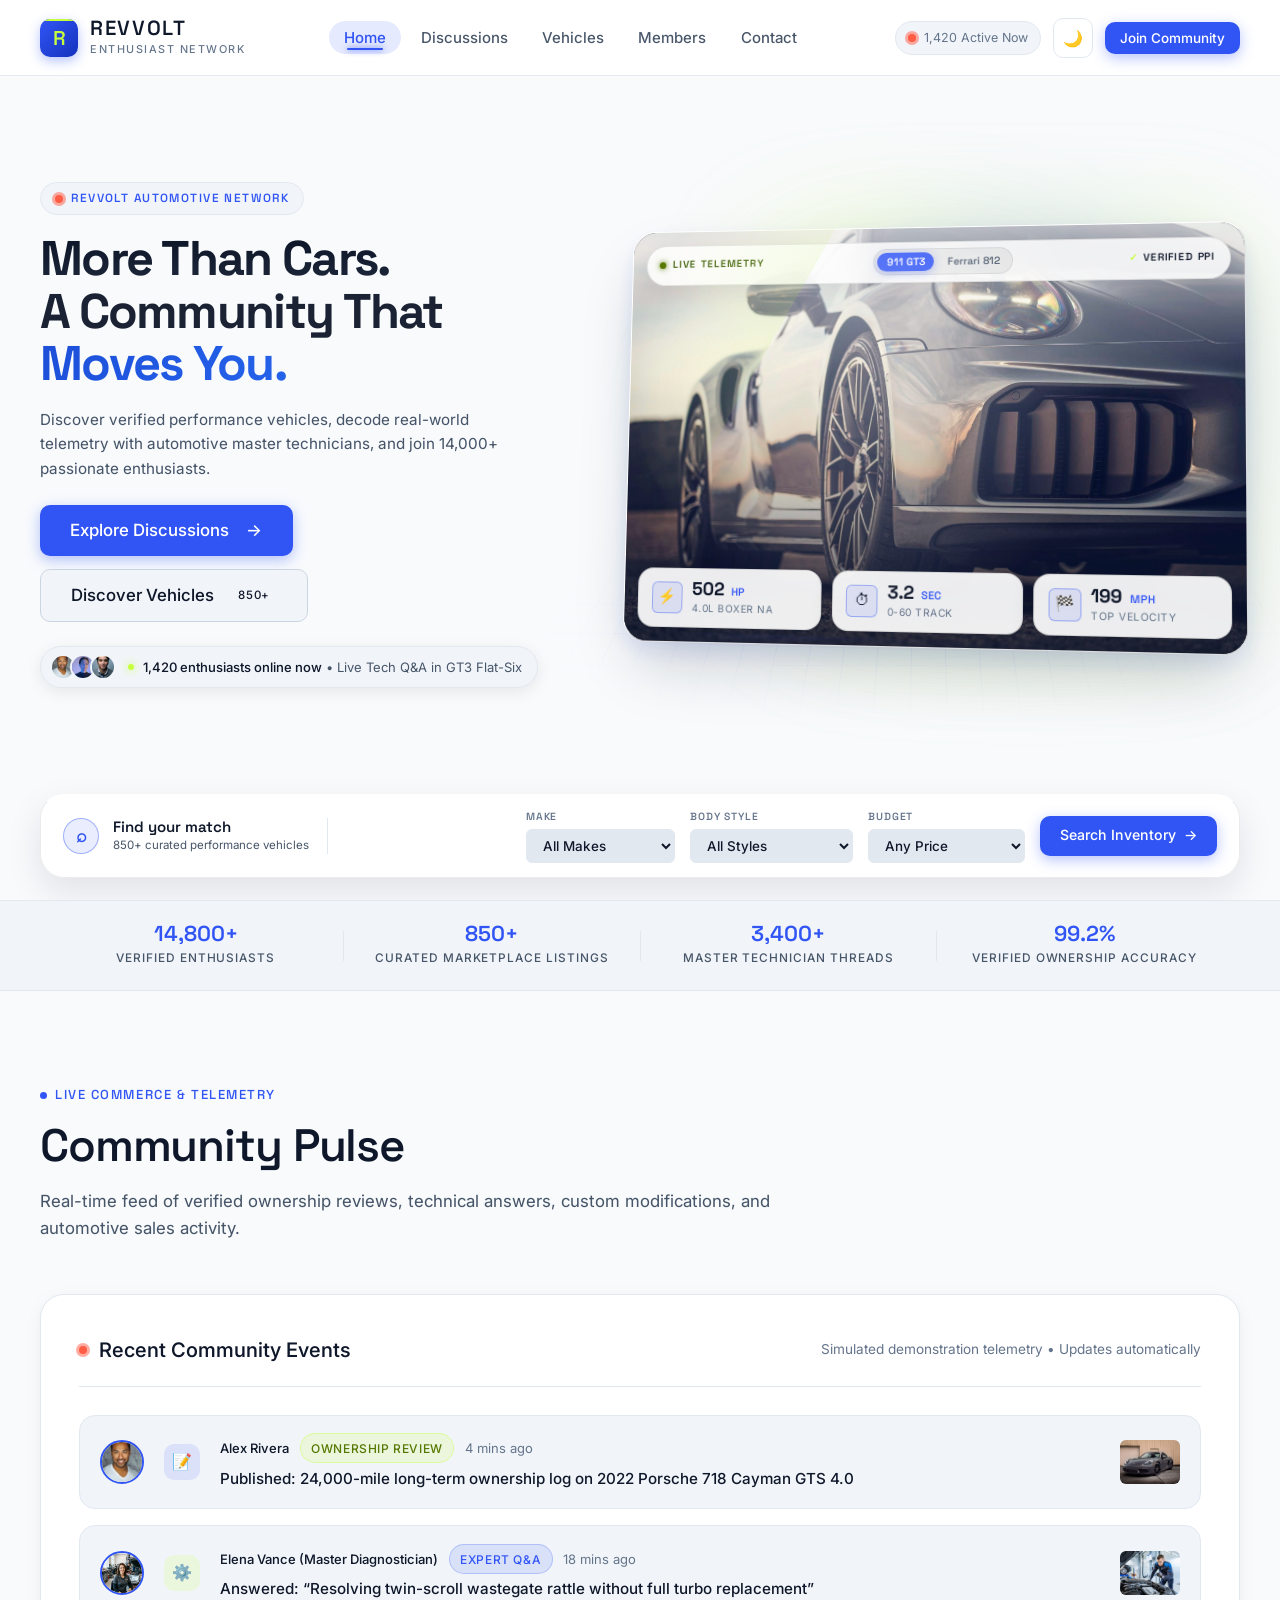
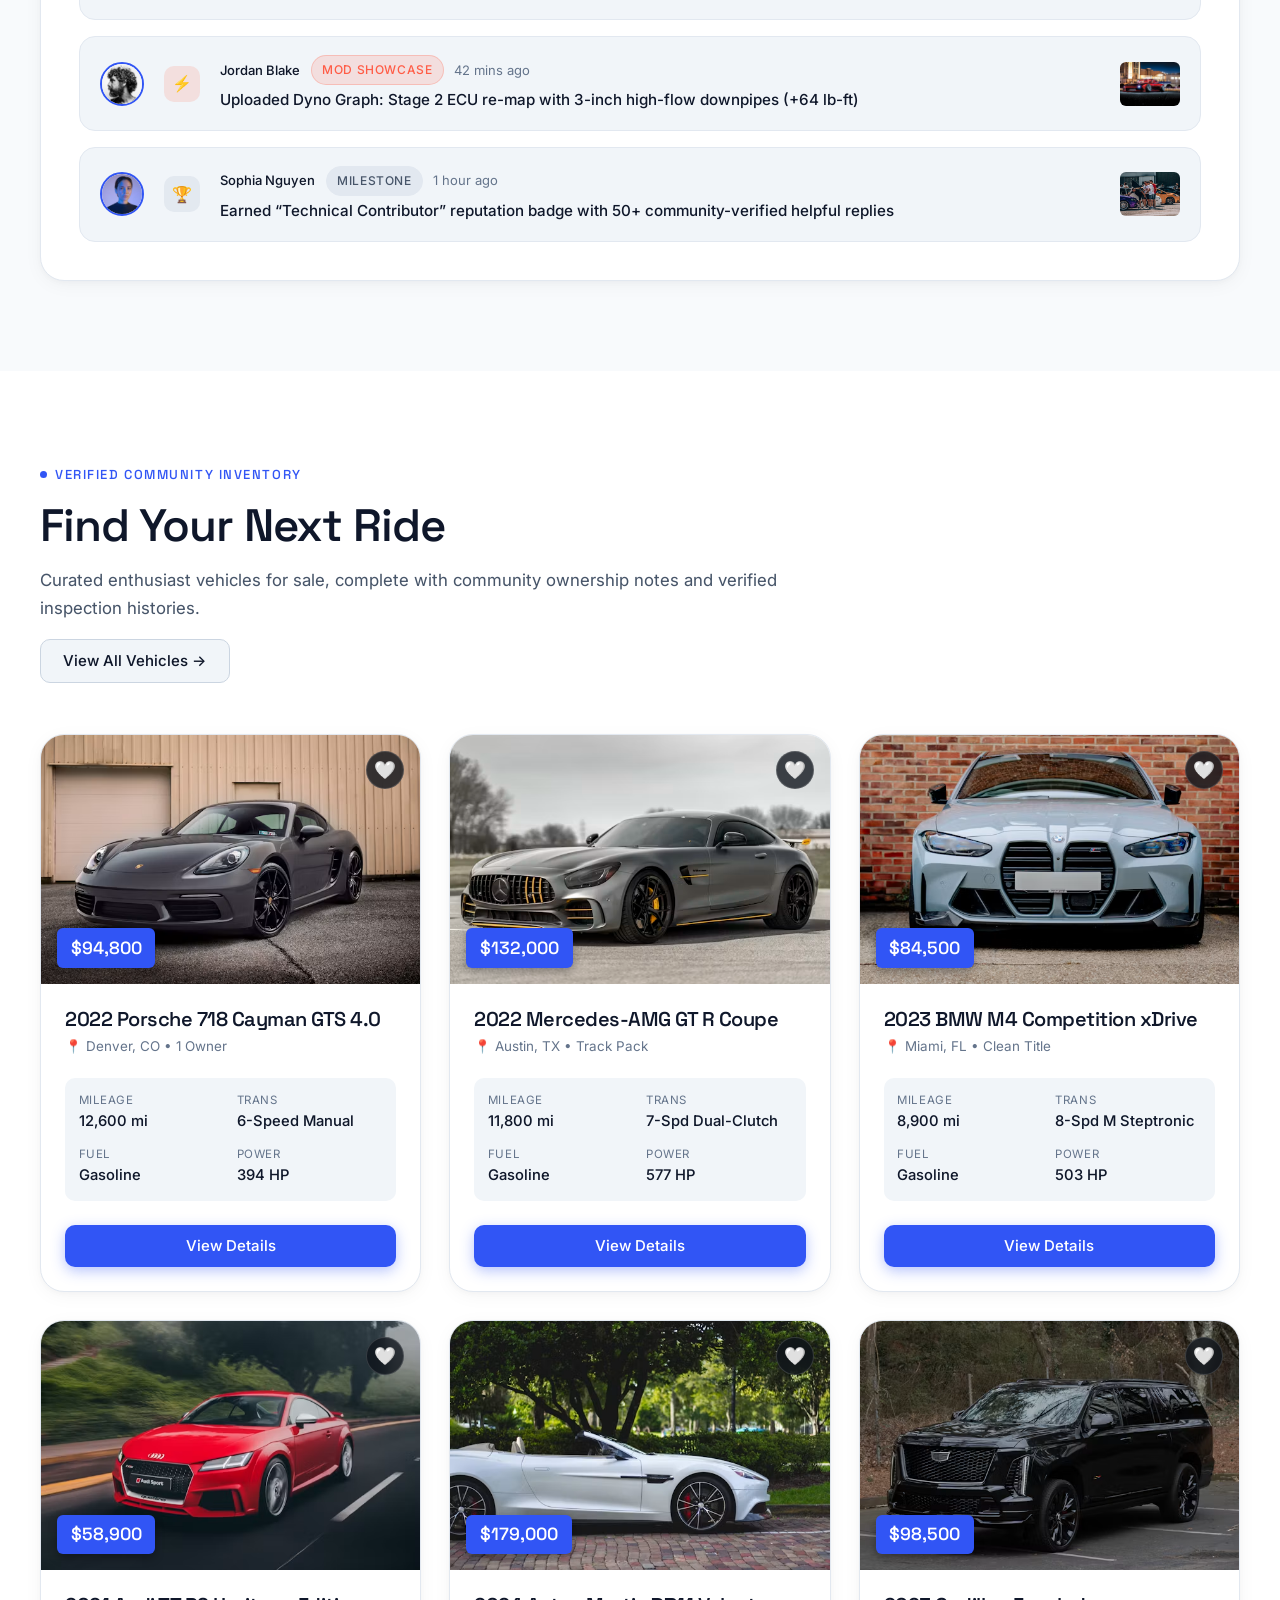
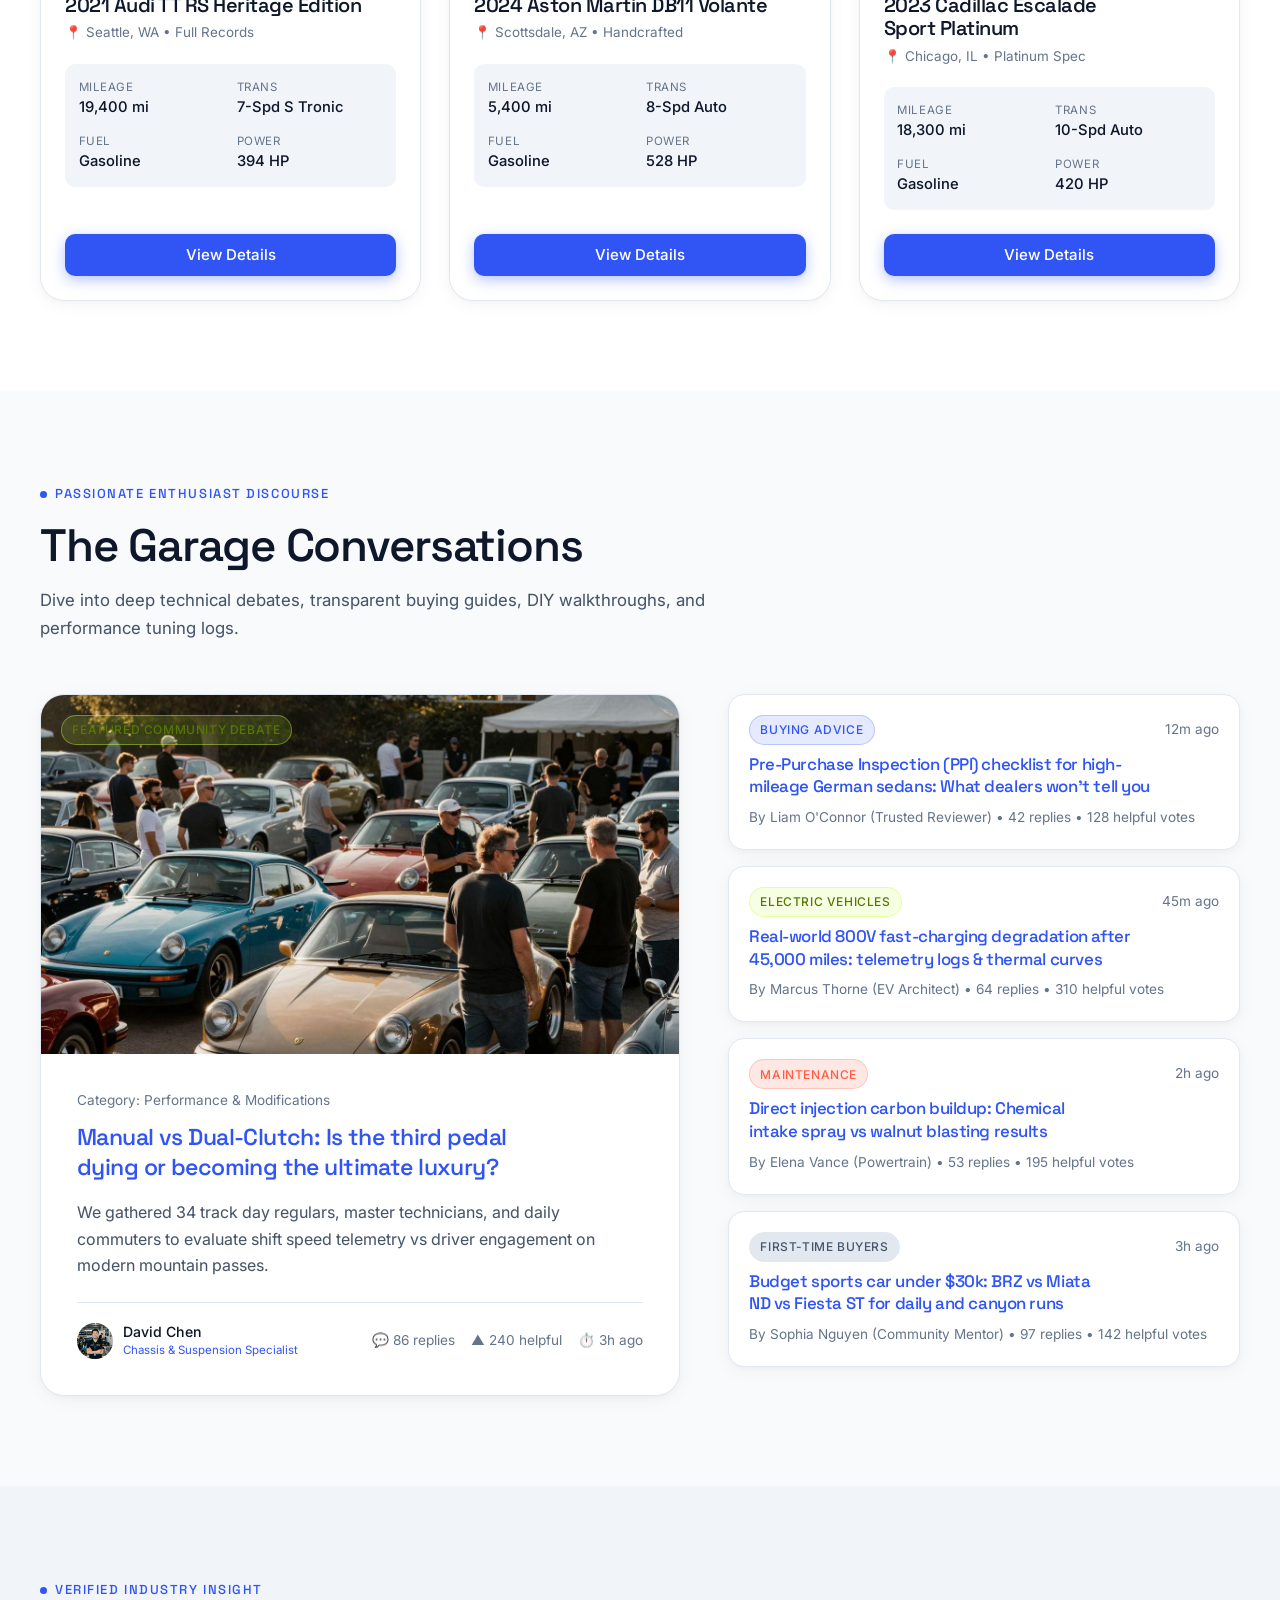
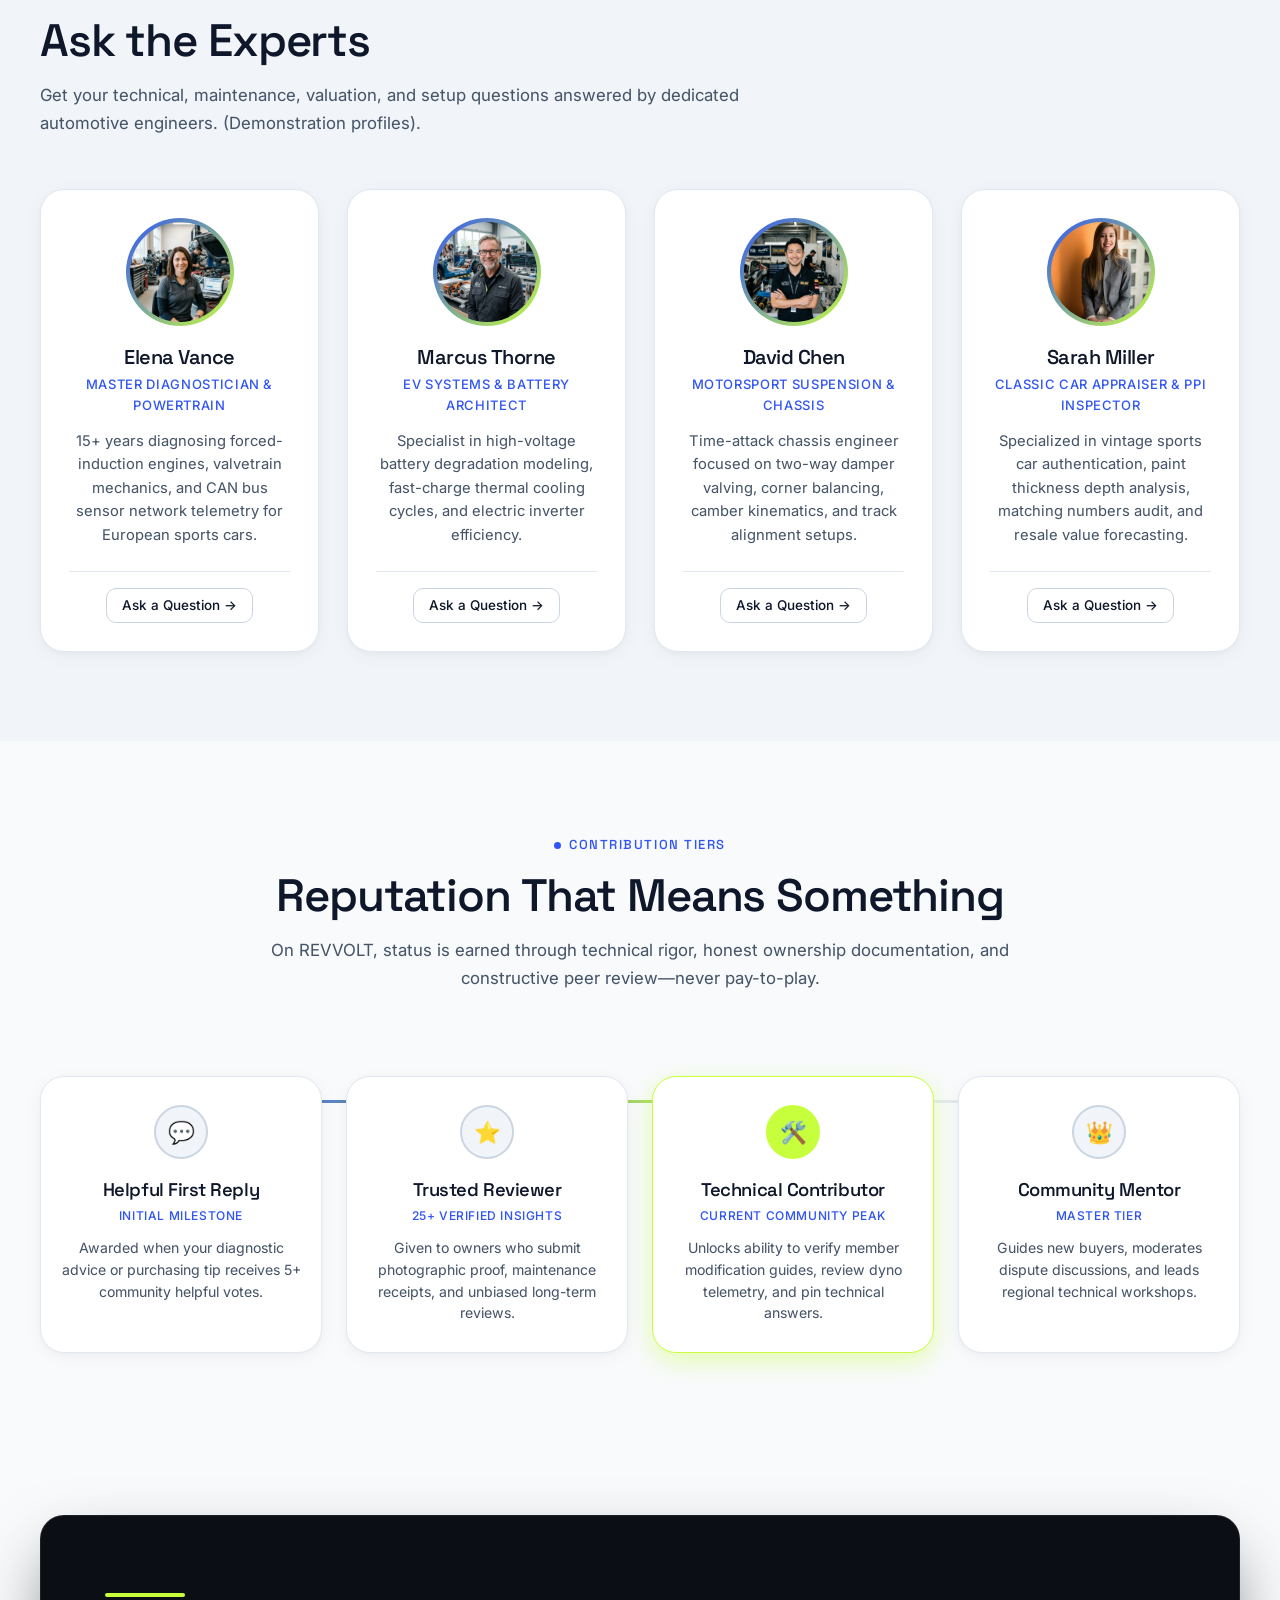
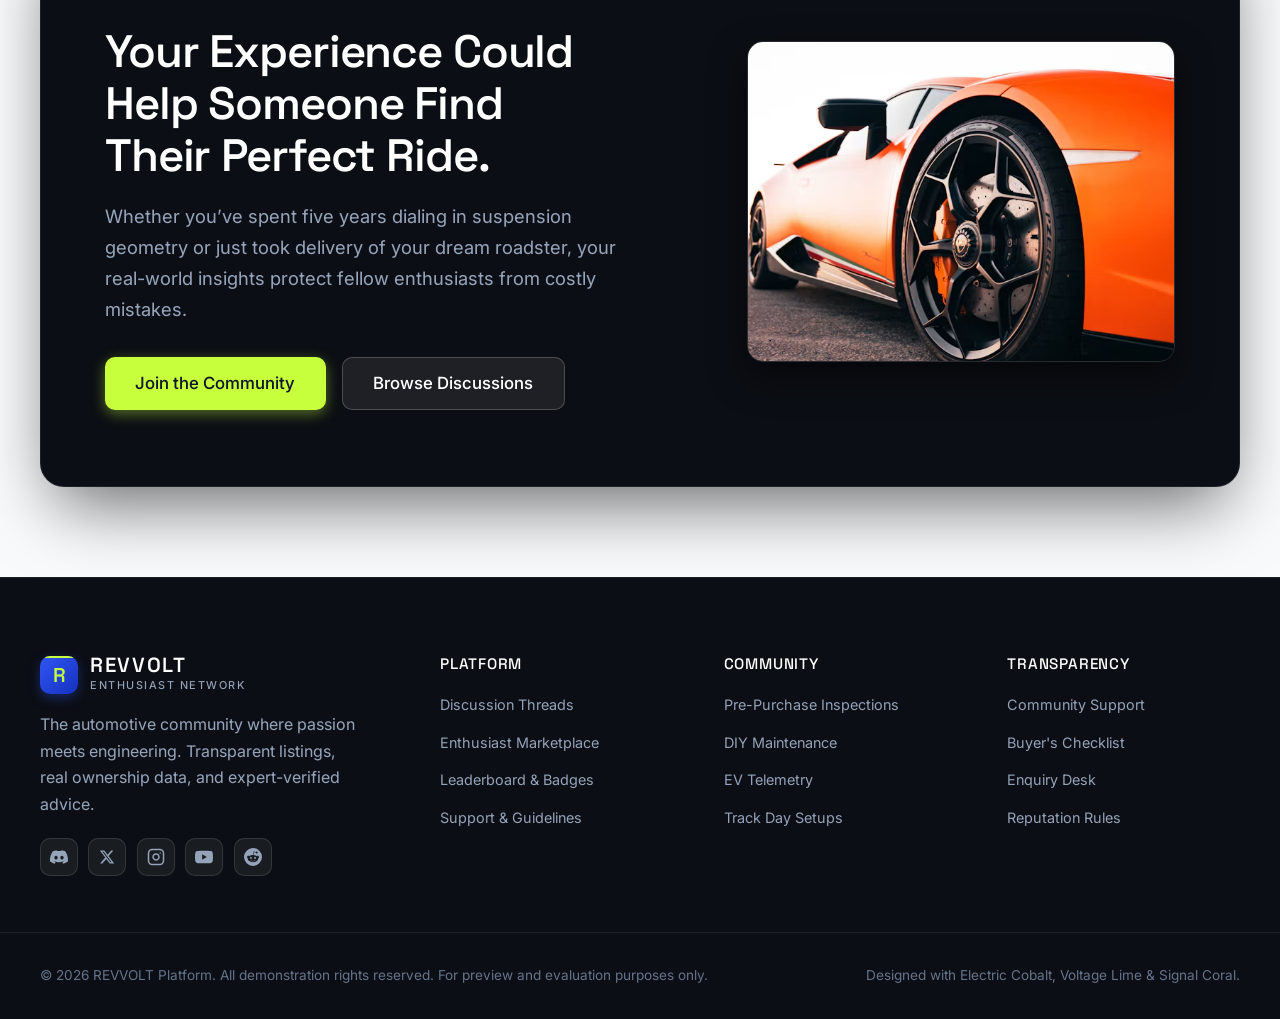
<file: index.html>
<!DOCTYPE html>
<html lang="en" data-theme="light">
<head>
  <meta charset="UTF-8">
  <meta name="viewport" content="width=device-width, initial-scale=1.0">
  <title>REVVOLT — Vehicle Sales Community & Discussion Platform</title>
  <meta name="description" content="Discover high-performance vehicles for sale, participate in expert-moderated automotive discussions, exchange real ownership insights, and connect with fellow enthusiasts on REVVOLT.">
  <link rel="icon" type="image/svg+xml" href="assets/images/favicon.svg">
  <link rel="alternate icon" type="image/png" href="assets/images/favicon.png">
  <link rel="apple-touch-icon" href="assets/images/favicon.png">
  <link rel="stylesheet" href="assets/css/style.css">
</head>
<body>

  <!-- Top Scroll Progress Bar -->
  <div id="scroll-progress" aria-hidden="true"></div>

  <!-- Sticky Global Navigation -->
  <header class="site-header" role="banner">
    <div class="container navbar">
      <!-- Left: Logo & Brand -->
      <a href="index.html" class="brand-link" aria-label="REVVOLT Home">
        <span class="brand-symbol">R</span>
        <div class="brand-text">
          <span class="brand-name">REVVOLT</span>
          <span class="brand-sub">Enthusiast Network</span>
        </div>
      </a>

      <!-- Center: Navigation Links -->
      <nav class="nav-menu-wrap" aria-label="Main Navigation">
        <ul class="nav-menu">
          <li><a href="index.html" class="nav-link active" aria-current="page">Home</a></li>
          <li><a href="discussions.html" class="nav-link">Discussions</a></li>
          <li><a href="vehicles.html" class="nav-link">Vehicles</a></li>
          <li><a href="members.html" class="nav-link">Members</a></li>
          <li><a href="contact.html" class="nav-link">Contact</a></li>
        </ul>
      </nav>

      <!-- Right: System Controls & CTA -->
      <div class="nav-actions">
        <div class="nav-pulse-pill" title="Current verified community activity">
          <span class="pulse-dot"></span>
          <span>1,420 Active Now</span>
        </div>

        <button class="btn-icon theme-toggle-btn" aria-label="Toggle dark/light theme" title="Toggle theme">
          <span aria-hidden="true">🌙</span>
        </button>

        <a href="contact.html#join" class="btn btn-primary btn-sm">Join Community</a>

        <!-- Hamburger Toggle (<= 1024px) -->
        <button class="nav-toggle" aria-label="Open mobile navigation drawer" aria-expanded="false" aria-controls="mobile-drawer">
          <span class="nav-toggle-bar"></span>
          <span class="nav-toggle-bar"></span>
          <span class="nav-toggle-bar"></span>
        </button>
      </div>
    </div>
  </header>

  <!-- Mobile Drawer Backdrop & Navigation Drawer (320px) -->
  <div class="nav-drawer-backdrop" aria-hidden="true"></div>
  <aside id="mobile-drawer" class="nav-drawer" aria-label="Mobile Navigation Drawer">
    <div class="drawer-header">
      <a href="index.html" class="brand-link">
        <span class="brand-symbol">R</span>
        <div class="brand-text">
          <span class="brand-name">REVVOLT</span>
          <span class="brand-sub">Enthusiast Network</span>
        </div>
      </a>
      <button class="drawer-close-btn btn-icon" aria-label="Close navigation drawer">✕</button>
    </div>

    <ul class="drawer-links">
      <li><a href="index.html" class="drawer-link active">Home <span>→</span></a></li>
      <li><a href="discussions.html" class="drawer-link">Discussions <span>→</span></a></li>
      <li><a href="vehicles.html" class="drawer-link">Vehicles <span>→</span></a></li>
      <li><a href="members.html" class="drawer-link">Members <span>→</span></a></li>
      <li><a href="contact.html" class="drawer-link">Contact <span>→</span></a></li>
    </ul>

    <div class="drawer-footer">
      <div class="drawer-controls">
        <button class="btn btn-secondary btn-sm theme-toggle-btn" style="width: 100%;">Toggle Theme</button>
      </div>
      <a href="contact.html#join" class="btn btn-primary" style="width: 100%;">Join Community</a>
    </div>
  </aside>

  <main id="main-content">
    <!-- ====================================================================
         HERO SECTION: PRECISION DRIVE REVEAL
         ==================================================================== -->
    <section class="hero-editorial" aria-labelledby="hero-heading">
      <div class="hero-backdrop-glow" aria-hidden="true"></div>

      <div class="container hero-content-wrapper">
        <div class="hero-grid">
          <!-- Left Column: Editorial Headline & Value Proposition -->
          <div class="hero-copy">
            <div class="eyebrow hero-eyebrow">
              <span class="pulse-dot"></span>
              <span>REVVOLT AUTOMOTIVE NETWORK</span>
            </div>
            <h1 id="hero-heading" class="hero-headline">
              <span class="headline-part line-1">More Than Cars.</span>
              <span class="headline-part line-2">A Community That</span>
              <span class="headline-part line-3 highlight-accent">Moves You.</span>
            </h1>
            <p class="hero-desc">
              Discover verified performance vehicles, decode real-world telemetry with automotive master technicians, and join 14,000+ passionate enthusiasts.
            </p>
            <div class="hero-ctas">
              <a href="discussions.html" class="btn btn-primary btn-lg">
                <span>Explore Discussions</span>
                <span class="btn-arrow" aria-hidden="true">→</span>
              </a>
              <a href="vehicles.html" class="btn btn-secondary btn-lg">
                <span>Discover Vehicles</span>
                <span class="badge badge-accent" style="font-size: 0.72rem; padding: 0.15rem 0.45rem; margin-inline-start: 0.4rem;">850+</span>
              </a>
            </div>

            <!-- Integrated Live Community Signal -->
            <div class="hero-pulse-strip">
              <div class="pulse-avatar-group">
                <img src="assets/images/member_1.jpg" alt="Active enthusiast Elena Vance" class="pulse-avatar" loading="lazy">
                <img src="assets/images/member_2.jpg" alt="Active enthusiast Marcus Thorne" class="pulse-avatar" loading="lazy">
                <img src="assets/images/member_3.jpg" alt="Active enthusiast Sarah Miller" class="pulse-avatar" loading="lazy">
              </div>
              <div class="hero-pulse-text">
                <span class="live-dot-beacon"></span>
                <span class="live-pulse-desc"><strong>1,420 enthusiasts online now</strong> • Live Tech Q&amp;A in GT3 Flat-Six</span>
              </div>
            </div>
          </div>

          <!-- Right Column: Precision Vehicle Telemetry Showcase Console -->
          <div class="hero-showcase-stage" id="hero-showcase-stage" aria-label="Featured vehicle telemetry stage">
            <!-- 3D Spatial Grid, Volumetric Halo & Dynamic Floor Shadow -->
            <div class="showcase-3d-grid" aria-hidden="true"></div>
            <div class="showcase-ambient-halo" aria-hidden="true"></div>
            <div class="showcase-floor-shadow" id="showcase-floor-shadow" aria-hidden="true"></div>
            
            <!-- 3D Ultra-Luxury Glass Cockpit Showcase Card -->
            <div class="showcase-console" id="hero-showcase-card">
              <!-- Specular 3D Reflection Glare Layer -->
              <div class="console-glare" id="console-glare" aria-hidden="true"></div>

              <!-- Full-Bleed Vehicle Visual Canvas -->
              <div class="console-viewport">
                <img 
                  id="console-car-img"
                  src="assets/images/5.jpg" 
                  alt="Porsche 911 GT3 Touring in track-ready stance" 
                  class="console-car-img"
                  loading="eager"
                >
                <div class="console-vignette" aria-hidden="true"></div>

                <!-- Top Glass Floating Capsule -->
                <div class="console-top-capsule" aria-label="Showcase Controls">
                  <div class="capsule-status">
                    <span class="live-dot-pulse"></span>
                    <span class="capsule-tag">LIVE TELEMETRY</span>
                  </div>

                  <!-- Interactive Machine Switcher -->
                  <div class="capsule-switcher" role="tablist" aria-label="Featured Vehicles">
                    <button type="button" class="switch-pill active" data-car="gt3" role="tab" aria-selected="true">911 GT3</button>
                    <button type="button" class="switch-pill" data-car="812" role="tab" aria-selected="false">Ferrari 812</button>
                  </div>

                  <div class="capsule-verified">
                    <span class="gold-check">✓</span>
                    <span>VERIFIED PPI</span>
                  </div>
                </div>

                <!-- 3D Layer: Floating Glass Telemetry Dock -->
                <div class="console-telemetry-dock">
                  <div class="telemetry-capsule" data-stat="hp">
                    <div class="capsule-icon-wrap">⚡</div>
                    <div class="capsule-info">
                      <span class="capsule-num" id="stat-hp">502 <small>HP</small></span>
                      <span class="capsule-sub" id="stat-engine">4.0L Boxer NA</span>
                    </div>
                  </div>

                  <div class="telemetry-capsule" data-stat="accel">
                    <div class="capsule-icon-wrap">⏱</div>
                    <div class="capsule-info">
                      <span class="capsule-num" id="stat-accel">3.2 <small>SEC</small></span>
                      <span class="capsule-sub">0-60 Track</span>
                    </div>
                  </div>

                  <div class="telemetry-capsule" data-stat="speed">
                    <div class="capsule-icon-wrap">🏁</div>
                    <div class="capsule-info">
                      <span class="capsule-num" id="stat-speed">199 <small>MPH</small></span>
                      <span class="capsule-sub">Top Velocity</span>
                    </div>
                  </div>
                </div>
              </div>
            </div>
          </div>
        </div>

        <!-- Docked Quick Vehicle & Community Finder -->
        <div class="hero-finder-dock" role="search" aria-label="Quick Vehicle Finder">
          <div class="finder-head">
            <span class="finder-pulse-icon" aria-hidden="true">⌕</span>
            <div class="finder-meta">
              <span class="finder-title">Find your match</span>
              <span class="finder-desc">850+ curated performance vehicles</span>
            </div>
          </div>

          <form action="vehicles.html" method="GET" class="finder-controls-form">
            <div class="finder-select-group">
              <label for="finder-make" class="finder-field-label">Make</label>
              <select id="finder-make" name="make" class="finder-select-input">
                <option value="all">All Makes</option>
                <option value="porsche">Porsche</option>
                <option value="mercedes-benz">Mercedes-Benz</option>
                <option value="bmw">BMW</option>
                <option value="audi">Audi</option>
                <option value="aston-martin">Aston Martin</option>
                <option value="rimac">Rimac</option>
              </select>
            </div>

            <div class="finder-select-group">
              <label for="finder-type" class="finder-field-label">Body Style</label>
              <select id="finder-type" name="type" class="finder-select-input">
                <option value="all">All Styles</option>
                <option value="coupe">Coupe</option>
                <option value="supercar">Supercar</option>
                <option value="suv">Performance SUV</option>
                <option value="convertible">Convertible</option>
              </select>
            </div>

            <div class="finder-select-group">
              <label for="finder-price" class="finder-field-label">Budget</label>
              <select id="finder-price" name="price" class="finder-select-input">
                <option value="all">Any Price</option>
                <option value="under-75k">Under $75,000</option>
                <option value="75k-150k">$75k – $150,000</option>
                <option value="over-150k">Over $150,000</option>
              </select>
            </div>

            <button type="submit" class="btn btn-primary finder-action-btn">
              <span>Search Inventory</span>
              <span class="btn-arrow" aria-hidden="true">→</span>
            </button>
          </form>
        </div>
      </div>
    </section>

    <!-- Hero Anchoring Stats Ribbon (Dedicated bridging strip) -->
    <section class="hero-metrics-strip-section" aria-label="REVVOLT Key Platform Statistics">
      <div class="container">
        <div class="hero-metrics-bar" role="region">
          <div class="hero-metric-item">
            <span class="metric-num">14,800+</span>
            <span class="metric-text">Verified Enthusiasts</span>
          </div>
          <div class="hero-metric-divider" aria-hidden="true"></div>
          <div class="hero-metric-item">
            <span class="metric-num">850+</span>
            <span class="metric-text">Curated Marketplace Listings</span>
          </div>
          <div class="hero-metric-divider" aria-hidden="true"></div>
          <div class="hero-metric-item">
            <span class="metric-num">3,400+</span>
            <span class="metric-text">Master Technician Threads</span>
          </div>
          <div class="hero-metric-divider" aria-hidden="true"></div>
          <div class="hero-metric-item">
            <span class="metric-num">99.2%</span>
            <span class="metric-text">Verified Ownership Accuracy</span>
          </div>
        </div>
      </div>
    </section>

    <!-- ====================================================================
         HOME SECTION 1: COMMUNITY PULSE (ACTIVITY STREAM)
         ==================================================================== -->
    <section class="section-pad" aria-labelledby="pulse-heading">
      <div class="container">
        <div class="section-header">
          <div class="eyebrow">
            <span class="eyebrow-dot"></span>
            LIVE COMMERCE & TELEMETRY
          </div>
          <h2 id="pulse-heading">Community Pulse</h2>
          <p class="lead-text">
            Real-time feed of verified ownership reviews, technical answers, custom modifications, and automotive sales activity.
          </p>
        </div>

        <div class="pulse-feed-container">
          <div class="pulse-feed-header">
            <div class="pulse-feed-title">
              <span class="pulse-dot"></span>
              <span>Recent Community Events</span>
            </div>
            <span class="caption">Simulated demonstration telemetry • Updates automatically</span>
          </div>

          <div class="pulse-stream">
            <!-- Event 1: Ownership Review -->
            <article class="pulse-row">
              <img src="assets/images/member_1.jpg" alt="Alex Rivera avatar" class="pulse-user-avatar">
              <div class="pulse-type-icon type-review" title="Ownership Review">📝</div>
              <div class="pulse-content">
                <div class="pulse-meta">
                  <span class="pulse-author">Alex Rivera</span>
                  <span class="badge badge-lime">Ownership Review</span>
                  <span class="pulse-time">4 mins ago</span>
                </div>
                <div class="pulse-headline">Published: 24,000-mile long-term ownership log on 2022 Porsche 718 Cayman GTS 4.0</div>
              </div>
              <img src="assets/images/23.jpg" alt="Porsche Cayman thumbnail" class="pulse-thumb">
            </article>

            <!-- Event 2: Expert Answer -->
            <article class="pulse-row">
              <img src="assets/images/expert_elena_vance.jpg" alt="Elena Vance avatar" class="pulse-user-avatar">
              <div class="pulse-type-icon type-expert" title="Expert Answer">⚙️</div>
              <div class="pulse-content">
                <div class="pulse-meta">
                  <span class="pulse-author">Elena Vance (Master Diagnostician)</span>
                  <span class="badge badge-cobalt">Expert Q&A</span>
                  <span class="pulse-time">18 mins ago</span>
                </div>
                <div class="pulse-headline">Answered: “Resolving twin-scroll wastegate rattle without full turbo replacement”</div>
              </div>
              <img src="assets/images/3.jpg" alt="Engine workshop thumbnail" class="pulse-thumb">
            </article>

            <!-- Event 3: Modification Shared -->
            <article class="pulse-row">
              <img src="assets/images/member_5.jpg" alt="Jordan Blake avatar" class="pulse-user-avatar">
              <div class="pulse-type-icon type-mod" title="Mod Build">⚡</div>
              <div class="pulse-content">
                <div class="pulse-meta">
                  <span class="pulse-author">Jordan Blake</span>
                  <span class="badge badge-coral">Mod Showcase</span>
                  <span class="pulse-time">42 mins ago</span>
                </div>
                <div class="pulse-headline">Uploaded Dyno Graph: Stage 2 ECU re-map with 3-inch high-flow downpipes (+64 lb-ft)</div>
              </div>
              <img src="assets/images/12.jpg" alt="Tuned RX-7 thumbnail" class="pulse-thumb">
            </article>

            <!-- Event 4: Community Milestone -->
            <article class="pulse-row">
              <img src="assets/images/member_2.jpg" alt="Sophia Nguyen avatar" class="pulse-user-avatar">
              <div class="pulse-type-icon type-milestone" title="Milestone">🏆</div>
              <div class="pulse-content">
                <div class="pulse-meta">
                  <span class="pulse-author">Sophia Nguyen</span>
                  <span class="badge badge-neutral">Milestone</span>
                  <span class="pulse-time">1 hour ago</span>
                </div>
                <div class="pulse-headline">Earned “Technical Contributor” reputation badge with 50+ community-verified helpful replies</div>
              </div>
              <img src="assets/images/10.jpg" alt="Enthusiast meet thumbnail" class="pulse-thumb">
            </article>
          </div>
        </div>
      </div>
    </section>

    <!-- ====================================================================
         HOME SECTION 2: FIND YOUR NEXT RIDE (4 VEHICLES)
         ==================================================================== -->
    <section class="section-pad" style="background-color: var(--bg-surface);" aria-labelledby="vehicles-strip-heading">
      <div class="container">
        <div class="section-header" style="display: flex; justify-content: space-between; align-items: flex-end; flex-wrap: wrap; gap: 1rem;">
          <div>
            <div class="eyebrow">
              <span class="eyebrow-dot"></span>
              VERIFIED COMMUNITY INVENTORY
            </div>
            <h2 id="vehicles-strip-heading">Find Your Next Ride</h2>
            <p class="lead-text">
              Curated enthusiast vehicles for sale, complete with community ownership notes and verified inspection histories.
            </p>
          </div>
          <a href="vehicles.html" class="btn btn-secondary">View All Vehicles →</a>
        </div>

        <div class="vehicles-grid">
          <!-- Card 1 -->
          <article class="vehicle-card" data-vehicle-id="veh-5">
            <div class="vehicle-img-wrap">
              <img src="assets/images/23.jpg" alt="2022 Porsche 718 Cayman GTS 4.0 in Agate Grey" class="vehicle-img" loading="lazy">
              <button class="vehicle-save-btn" data-vehicle-id="veh-5" aria-label="Save vehicle">🤍</button>
              <div class="vehicle-price-tag">$94,800</div>
            </div>
            <div class="vehicle-card-body">
              <h3 class="vehicle-title">2022 Porsche 718 Cayman GTS 4.0</h3>
              <div class="vehicle-location">📍 Denver, CO • 1 Owner</div>
              <div class="vehicle-specs-grid">
                <div class="spec-item"><span class="spec-key">Mileage</span><span class="spec-val-sm">12,600 mi</span></div>
                <div class="spec-item"><span class="spec-key">Trans</span><span class="spec-val-sm">6-Speed Manual</span></div>
                <div class="spec-item"><span class="spec-key">Fuel</span><span class="spec-val-sm">Gasoline</span></div>
                <div class="spec-item"><span class="spec-key">Power</span><span class="spec-val-sm">394 HP</span></div>
              </div>
              <div class="vehicle-card-footer">
                <button class="btn btn-primary view-vehicle-btn" data-vehicle-id="veh-5">View Details</button>
              </div>
            </div>
          </article>

          <!-- Card 2 -->
          <article class="vehicle-card" data-vehicle-id="veh-2">
            <div class="vehicle-img-wrap">
              <img src="assets/images/41.jpg" alt="2022 Mercedes-AMG GT R Coupe" class="vehicle-img" loading="lazy">
              <button class="vehicle-save-btn" data-vehicle-id="veh-2" aria-label="Save vehicle">🤍</button>
              <div class="vehicle-price-tag">$132,000</div>
            </div>
            <div class="vehicle-card-body">
              <h3 class="vehicle-title">2022 Mercedes-AMG GT R Coupe</h3>
              <div class="vehicle-location">📍 Austin, TX • Track Pack</div>
              <div class="vehicle-specs-grid">
                <div class="spec-item"><span class="spec-key">Mileage</span><span class="spec-val-sm">11,800 mi</span></div>
                <div class="spec-item"><span class="spec-key">Trans</span><span class="spec-val-sm">7-Spd Dual-Clutch</span></div>
                <div class="spec-item"><span class="spec-key">Fuel</span><span class="spec-val-sm">Gasoline</span></div>
                <div class="spec-item"><span class="spec-key">Power</span><span class="spec-val-sm">577 HP</span></div>
              </div>
              <div class="vehicle-card-footer">
                <button class="btn btn-primary view-vehicle-btn" data-vehicle-id="veh-2">View Details</button>
              </div>
            </div>
          </article>

          <!-- Card 3 -->
          <article class="vehicle-card" data-vehicle-id="veh-3">
            <div class="vehicle-img-wrap">
              <img src="assets/images/33.jpg" alt="2023 BMW M4 Competition xDrive" class="vehicle-img" loading="lazy">
              <button class="vehicle-save-btn" data-vehicle-id="veh-3" aria-label="Save vehicle">🤍</button>
              <div class="vehicle-price-tag">$84,500</div>
            </div>
            <div class="vehicle-card-body">
              <h3 class="vehicle-title">2023 BMW M4 Competition xDrive</h3>
              <div class="vehicle-location">📍 Miami, FL • Clean Title</div>
              <div class="vehicle-specs-grid">
                <div class="spec-item"><span class="spec-key">Mileage</span><span class="spec-val-sm">8,900 mi</span></div>
                <div class="spec-item"><span class="spec-key">Trans</span><span class="spec-val-sm">8-Spd M Steptronic</span></div>
                <div class="spec-item"><span class="spec-key">Fuel</span><span class="spec-val-sm">Gasoline</span></div>
                <div class="spec-item"><span class="spec-key">Power</span><span class="spec-val-sm">503 HP</span></div>
              </div>
              <div class="vehicle-card-footer">
                <button class="btn btn-primary view-vehicle-btn" data-vehicle-id="veh-3">View Details</button>
              </div>
            </div>
          </article>

          <!-- Card 4 -->
          <article class="vehicle-card" data-vehicle-id="veh-4">
            <div class="vehicle-img-wrap">
              <img src="assets/images/46.jpg" alt="2021 Audi TT RS Coupe" class="vehicle-img" loading="lazy">
              <button class="vehicle-save-btn" data-vehicle-id="veh-4" aria-label="Save vehicle">🤍</button>
              <div class="vehicle-price-tag">$58,900</div>
            </div>
            <div class="vehicle-card-body">
              <h3 class="vehicle-title">2021 Audi TT RS Heritage Edition</h3>
              <div class="vehicle-location">📍 Seattle, WA • Full Records</div>
              <div class="vehicle-specs-grid">
                <div class="spec-item"><span class="spec-key">Mileage</span><span class="spec-val-sm">19,400 mi</span></div>
                <div class="spec-item"><span class="spec-key">Trans</span><span class="spec-val-sm">7-Spd S Tronic</span></div>
                <div class="spec-item"><span class="spec-key">Fuel</span><span class="spec-val-sm">Gasoline</span></div>
                <div class="spec-item"><span class="spec-key">Power</span><span class="spec-val-sm">394 HP</span></div>
              </div>
              <div class="vehicle-card-footer">
                <button class="btn btn-primary view-vehicle-btn" data-vehicle-id="veh-4">View Details</button>
              </div>
            </div>
          </article>

          <!-- Card 5 -->
          <article class="vehicle-card" data-vehicle-id="veh-7">
            <div class="vehicle-img-wrap">
              <img src="assets/images/47.jpg" alt="2024 Aston Martin DB11 Volante" class="vehicle-img" loading="lazy">
              <button class="vehicle-save-btn" data-vehicle-id="veh-7" aria-label="Save vehicle">🤍</button>
              <div class="vehicle-price-tag">$179,000</div>
            </div>
            <div class="vehicle-card-body">
              <h3 class="vehicle-title">2024 Aston Martin DB11 Volante</h3>
              <div class="vehicle-location">📍 Scottsdale, AZ • Handcrafted</div>
              <div class="vehicle-specs-grid">
                <div class="spec-item"><span class="spec-key">Mileage</span><span class="spec-val-sm">5,400 mi</span></div>
                <div class="spec-item"><span class="spec-key">Trans</span><span class="spec-val-sm">8-Spd Auto</span></div>
                <div class="spec-item"><span class="spec-key">Fuel</span><span class="spec-val-sm">Gasoline</span></div>
                <div class="spec-item"><span class="spec-key">Power</span><span class="spec-val-sm">528 HP</span></div>
              </div>
              <div class="vehicle-card-footer">
                <button class="btn btn-primary view-vehicle-btn" data-vehicle-id="veh-7">View Details</button>
              </div>
            </div>
          </article>

          <!-- Card 6 -->
          <article class="vehicle-card" data-vehicle-id="veh-6">
            <div class="vehicle-img-wrap">
              <img src="assets/images/30.jpg" alt="2023 Cadillac Escalade Sport Platinum" class="vehicle-img" loading="lazy">
              <button class="vehicle-save-btn" data-vehicle-id="veh-6" aria-label="Save vehicle">🤍</button>
              <div class="vehicle-price-tag">$98,500</div>
            </div>
            <div class="vehicle-card-body">
              <h3 class="vehicle-title">2023 Cadillac Escalade Sport Platinum</h3>
              <div class="vehicle-location">📍 Chicago, IL • Platinum Spec</div>
              <div class="vehicle-specs-grid">
                <div class="spec-item"><span class="spec-key">Mileage</span><span class="spec-val-sm">18,300 mi</span></div>
                <div class="spec-item"><span class="spec-key">Trans</span><span class="spec-val-sm">10-Spd Auto</span></div>
                <div class="spec-item"><span class="spec-key">Fuel</span><span class="spec-val-sm">Gasoline</span></div>
                <div class="spec-item"><span class="spec-key">Power</span><span class="spec-val-sm">420 HP</span></div>
              </div>
              <div class="vehicle-card-footer">
                <button class="btn btn-primary view-vehicle-btn" data-vehicle-id="veh-6">View Details</button>
              </div>
            </div>
          </article>
        </div>
      </div>
    </section>

    <!-- ====================================================================
         HOME SECTION 3: THE GARAGE CONVERSATIONS
         Editorial Discussion Layout
         ==================================================================== -->
    <section class="section-pad" aria-labelledby="garage-heading">
      <div class="container">
        <div class="section-header">
          <div class="eyebrow">
            <span class="eyebrow-dot"></span>
            PASSIONATE ENTHUSIAST DISCOURSE
          </div>
          <h2 id="garage-heading">The Garage Conversations</h2>
          <p class="lead-text">
            Dive into deep technical debates, transparent buying guides, DIY walkthroughs, and performance tuning logs.
          </p>
        </div>

        <div class="garage-editorial">
          <!-- Featured Editorial Discussion -->
          <article class="featured-discussion-card">
            <div class="featured-disc-img-wrap">
              <img src="assets/images/2.jpg" alt="Automotive enthusiasts gathered around sports cars" class="featured-disc-img" loading="lazy">
              <div class="featured-badge-overlay">
                <span class="badge badge-lime">Featured Community Debate</span>
              </div>
            </div>
            <div class="featured-disc-body">
              <span class="caption">Category: Performance & Modifications</span>
              <h3 class="featured-disc-title">
                <a href="discussions.html#featured">Manual vs Dual-Clutch: Is the third pedal dying or becoming the ultimate luxury?</a>
              </h3>
              <p class="featured-disc-excerpt">
                We gathered 34 track day regulars, master technicians, and daily commuters to evaluate shift speed telemetry vs driver engagement on modern mountain passes.
              </p>
              <div class="discussion-meta-row">
                <div class="author-pill">
                  <img src="assets/images/expert_david_chen.jpg" alt="David Chen avatar" class="author-avatar">
                  <div class="author-info">
                    <span class="author-name">David Chen</span>
                    <span class="author-badge-label">Chassis & Suspension Specialist</span>
                  </div>
                </div>
                <div class="metrics-group">
                  <span class="metric-item">💬 86 replies</span>
                  <span class="metric-item">▲ 240 helpful</span>
                  <span class="metric-item">⏱️ 3h ago</span>
                </div>
              </div>
            </div>
          </article>

          <!-- Secondary List of Active Discussions -->
          <div class="discussion-topics-list">
            <!-- Topic 1 -->
            <article class="discussion-topic-item">
              <div class="topic-header-row">
                <span class="badge badge-cobalt">Buying Advice</span>
                <span class="caption">12m ago</span>
              </div>
              <h4 class="topic-title">
                <a href="discussions.html">Pre-Purchase Inspection (PPI) checklist for high-mileage German sedans: What dealers won't tell you</a>
              </h4>
              <p class="caption">By Liam O'Connor (Trusted Reviewer) • 42 replies • 128 helpful votes</p>
            </article>

            <!-- Topic 2 -->
            <article class="discussion-topic-item">
              <div class="topic-header-row">
                <span class="badge badge-lime">Electric Vehicles</span>
                <span class="caption">45m ago</span>
              </div>
              <h4 class="topic-title">
                <a href="discussions.html">Real-world 800V fast-charging degradation after 45,000 miles: telemetry logs & thermal curves</a>
              </h4>
              <p class="caption">By Marcus Thorne (EV Architect) • 64 replies • 310 helpful votes</p>
            </article>

            <!-- Topic 3 -->
            <article class="discussion-topic-item">
              <div class="topic-header-row">
                <span class="badge badge-coral">Maintenance</span>
                <span class="caption">2h ago</span>
              </div>
              <h4 class="topic-title">
                <a href="discussions.html">Direct injection carbon buildup: Chemical intake spray vs walnut blasting results</a>
              </h4>
              <p class="caption">By Elena Vance (Powertrain) • 53 replies • 195 helpful votes</p>
            </article>

            <!-- Topic 4 -->
            <article class="discussion-topic-item">
              <div class="topic-header-row">
                <span class="badge badge-neutral">First-Time Buyers</span>
                <span class="caption">3h ago</span>
              </div>
              <h4 class="topic-title">
                <a href="discussions.html">Budget sports car under $30k: BRZ vs Miata ND vs Fiesta ST for daily and canyon runs</a>
              </h4>
              <p class="caption">By Sophia Nguyen (Community Mentor) • 97 replies • 142 helpful votes</p>
            </article>
          </div>
        </div>
      </div>
    </section>

    <!-- ====================================================================
         HOME SECTION 4: ASK THE EXPERTS (4 PROFILES)
         ==================================================================== -->
    <section class="section-pad" style="background-color: var(--bg-surface-elevated);" aria-labelledby="experts-heading">
      <div class="container">
        <div class="section-header">
          <div class="eyebrow">
            <span class="eyebrow-dot"></span>
            VERIFIED INDUSTRY INSIGHT
          </div>
          <h2 id="experts-heading">Ask the Experts</h2>
          <p class="lead-text">
            Get your technical, maintenance, valuation, and setup questions answered by dedicated automotive engineers. (Demonstration profiles).
          </p>
        </div>

        <div class="experts-showcase">
          <!-- Expert 1 -->
          <article class="expert-card">
            <div class="expert-avatar-wrap">
              <img src="assets/images/expert_elena_vance.jpg" alt="Elena Vance, Master Diagnostician" class="expert-avatar">
            </div>
            <h3 class="expert-name">Elena Vance</h3>
            <div class="expert-spec">Master Diagnostician & Powertrain</div>
            <p class="expert-intro">
              15+ years diagnosing forced-induction engines, valvetrain mechanics, and CAN bus sensor network telemetry for European sports cars.
            </p>
            <div class="expert-footer">
              <a href="discussions.html#ask-expert" class="btn btn-outline btn-sm">Ask a Question →</a>
            </div>
          </article>

          <!-- Expert 2 -->
          <article class="expert-card">
            <div class="expert-avatar-wrap">
              <img src="assets/images/expert_marcus_thorne.jpg" alt="Marcus Thorne, EV Architect" class="expert-avatar">
            </div>
            <h3 class="expert-name">Marcus Thorne</h3>
            <div class="expert-spec">EV Systems & Battery Architect</div>
            <p class="expert-intro">
              Specialist in high-voltage battery degradation modeling, fast-charge thermal cooling cycles, and electric inverter efficiency.
            </p>
            <div class="expert-footer">
              <a href="discussions.html#ask-expert" class="btn btn-outline btn-sm">Ask a Question →</a>
            </div>
          </article>

          <!-- Expert 3 -->
          <article class="expert-card">
            <div class="expert-avatar-wrap">
              <img src="assets/images/expert_david_chen.jpg" alt="David Chen, Suspension Specialist" class="expert-avatar">
            </div>
            <h3 class="expert-name">David Chen</h3>
            <div class="expert-spec">Motorsport Suspension & Chassis</div>
            <p class="expert-intro">
              Time-attack chassis engineer focused on two-way damper valving, corner balancing, camber kinematics, and track alignment setups.
            </p>
            <div class="expert-footer">
              <a href="discussions.html#ask-expert" class="btn btn-outline btn-sm">Ask a Question →</a>
            </div>
          </article>

          <!-- Expert 4 -->
          <article class="expert-card">
            <div class="expert-avatar-wrap">
              <img src="assets/images/expert_sarah_miller.jpg" alt="Sarah Miller, Valuation Appraiser" class="expert-avatar">
            </div>
            <h3 class="expert-name">Sarah Miller</h3>
            <div class="expert-spec">Classic Car Appraiser & PPI Inspector</div>
            <p class="expert-intro">
              Specialized in vintage sports car authentication, paint thickness depth analysis, matching numbers audit, and resale value forecasting.
            </p>
            <div class="expert-footer">
              <a href="discussions.html#ask-expert" class="btn btn-outline btn-sm">Ask a Question →</a>
            </div>
          </article>
        </div>
      </div>
    </section>

    <!-- ====================================================================
         HOME SECTION 5: REPUTATION THAT MEANS SOMETHING
         Interactive Badge Progression Line
         ==================================================================== -->
    <section class="section-pad" aria-labelledby="rep-heading">
      <div class="container">
        <div class="section-header center">
          <div class="eyebrow">
            <span class="eyebrow-dot"></span>
            CONTRIBUTION TIERS
          </div>
          <h2 id="rep-heading">Reputation That Means Something</h2>
          <p class="lead-text">
            On REVVOLT, status is earned through technical rigor, honest ownership documentation, and constructive peer review—never pay-to-play.
          </p>
        </div>

        <div class="reputation-track-wrap">
          <div class="reputation-progress-bar" aria-hidden="true">
            <div class="reputation-progress-fill"></div>
          </div>

          <div class="reputation-timeline">
            <!-- Tier 1 -->
            <div class="rep-step-card">
              <div class="rep-step-icon">💬</div>
              <h3 class="rep-step-title">Helpful First Reply</h3>
              <div class="rep-step-req">Initial Milestone</div>
              <p class="rep-step-desc">
                Awarded when your diagnostic advice or purchasing tip receives 5+ community helpful votes.
              </p>
            </div>

            <!-- Tier 2 -->
            <div class="rep-step-card">
              <div class="rep-step-icon">⭐</div>
              <h3 class="rep-step-title">Trusted Reviewer</h3>
              <div class="rep-step-req">25+ Verified Insights</div>
              <p class="rep-step-desc">
                Given to owners who submit photographic proof, maintenance receipts, and unbiased long-term reviews.
              </p>
            </div>

            <!-- Tier 3 -->
            <div class="rep-step-card active-step">
              <div class="rep-step-icon">🛠️</div>
              <h3 class="rep-step-title">Technical Contributor</h3>
              <div class="rep-step-req">Current Community Peak</div>
              <p class="rep-step-desc">
                Unlocks ability to verify member modification guides, review dyno telemetry, and pin technical answers.
              </p>
            </div>

            <!-- Tier 4 -->
            <div class="rep-step-card">
              <div class="rep-step-icon">👑</div>
              <h3 class="rep-step-title">Community Mentor</h3>
              <div class="rep-step-req">Master Tier</div>
              <p class="rep-step-desc">
                Guides new buyers, moderates dispute discussions, and leads regional technical workshops.
              </p>
            </div>
          </div>
        </div>
      </div>
    </section>

    <!-- ====================================================================
         HOME SECTION 6: HIGH-IMPACT EDITORIAL CTA
         Near-black background, Lime accent line & Vehicle Detail
         ==================================================================== -->
    <section class="container" style="margin-block-end: clamp(4rem, 7vw, 7.5rem);" aria-labelledby="cta-heading">
      <div class="editorial-cta-dark">
        <div class="editorial-cta-grid">
          <div>
            <div class="cta-lime-line" aria-hidden="true"></div>
            <h2 id="cta-heading">Your Experience Could Help Someone Find Their Perfect Ride.</h2>
            <p>
              Whether you’ve spent five years dialing in suspension geometry or just took delivery of your dream roadster, your real-world insights protect fellow enthusiasts from costly mistakes.
            </p>
            <div style="display: flex; gap: 1rem; flex-wrap: wrap;">
              <a href="contact.html#join" class="btn btn-lime btn-lg">Join the Community</a>
              <a href="discussions.html" class="btn btn-secondary btn-lg" style="background: rgba(255,255,255,0.08); border-color: rgba(255,255,255,0.2); color: #fff;">Browse Discussions</a>
            </div>
          </div>
          <div class="cta-photo-wrap">
            <img src="assets/images/39.jpg" alt="Performance sports car wheel and aerodynamic brake duct detail" class="cta-photo" loading="lazy">
          </div>
        </div>
      </div>
    </section>
  </main>

  <!-- ====================================================================
       ACCESSIBLE VEHICLE QUICK VIEW MODAL
       ==================================================================== -->
  <div id="vehicle-modal" class="modal-backdrop" role="dialog" aria-modal="true" aria-labelledby="modal-veh-title">
    <div class="modal-dialog">
      <button class="modal-close-btn" aria-label="Close vehicle details">✕</button>
      <div style="aspect-ratio: 16/9; border-radius: var(--radius-lg); overflow: hidden; margin-block-end: 1.25rem; background: #000;">
        <img id="modal-veh-img" src="assets/images/5.jpg" alt="Selected vehicle image" style="width: 100%; height: 100%; object-fit: cover;">
      </div>
      <div style="display: flex; justify-content: space-between; align-items: baseline; margin-block-end: 0.5rem; flex-wrap: wrap; gap: 0.5rem;">
        <h3 id="modal-veh-title" style="font-size: 1.5rem; font-weight: 560;">Vehicle Title</h3>
        <span id="modal-veh-price" class="spec-val" style="color: var(--brand-cobalt); font-size: 1.35rem;">$00,000</span>
      </div>
      <p class="caption" style="margin-block-end: 1rem;">Verified Enthusiast Listing • Clean Title & Service Inspection Log</p>
      
      <h4 style="font-size: 0.95rem; margin-block-end: 0.5rem; text-transform: uppercase; letter-spacing: 0.05em; color: var(--text-muted);">Vehicle Telemetry & Specifications</h4>
      <div id="modal-veh-specs" class="vehicle-specs-grid" style="grid-template-columns: repeat(2, 1fr); margin-block-end: 1.25rem;">
        <!-- Injected via main.js -->
      </div>

      <h4 style="font-size: 0.95rem; margin-block-end: 0.5rem; text-transform: uppercase; letter-spacing: 0.05em; color: var(--text-muted);">Seller & Community Notes</h4>
      <p id="modal-veh-notes" style="font-size: 0.92rem; line-height: 1.6; margin-block-end: 1.5rem; color: var(--text-secondary);"></p>

      <div style="display: flex; gap: 0.75rem;">
        <a href="contact.html?enquiry=purchase" class="btn btn-primary" style="flex: 1;">Inquire to Purchase</a>
        <a href="discussions.html" class="btn btn-secondary" style="flex: 1;">Read Owner Threads</a>
      </div>
    </div>
  </div>

  <!-- Global Footer -->
  <footer class="site-footer" role="contentinfo">
    <div class="container footer-grid">
      <div class="footer-brand">
        <a href="index.html" class="brand-link" style="color: #fff;">
          <span class="brand-symbol">R</span>
          <div class="brand-text">
            <span class="brand-name" style="color: #fff;">REVVOLT</span>
            <span class="brand-sub" style="color: #94A3B8;">Enthusiast Network</span>
          </div>
        </a>
        <p>
          The automotive community where passion meets engineering. Transparent listings, real ownership data, and expert-verified advice.
        </p>
        <div class="footer-social-links" aria-label="REVVOLT Social Networks">
          <a href="https://discord.com" target="_blank" rel="noopener noreferrer" class="footer-social-btn" aria-label="REVVOLT on Discord" title="Discord Community">
            <svg width="18" height="18" viewBox="0 0 24 24" fill="currentColor" aria-hidden="true">
              <path d="M20.317 4.37a19.791 19.791 0 0 0-4.885-1.515.074.074 0 0 0-.079.037c-.21.375-.444.864-.608 1.25a18.27 18.27 0 0 0-5.487 0 12.64 12.64 0 0 0-.617-1.25.077.077 0 0 0-.079-.037A19.736 19.736 0 0 0 3.677 4.37a.07.07 0 0 0-.032.027C.533 9.046-.32 13.58.099 18.057a.082.082 0 0 0 .031.057 19.9 19.9 0 0 0 5.993 3.03.078.078 0 0 0 .084-.028c.462-.63.874-1.295 1.226-1.994.021-.041.001-.09-.041-.106a13.107 13.107 0 0 1-1.872-.892.077.077 0 0 1-.008-.128 10.2 10.2 0 0 0 .372-.292.074.074 0 0 1 .077-.01c3.929 1.793 8.18 1.793 12.061 0a.074.074 0 0 1 .078.01c.12.098.246.198.373.292a.077.077 0 0 1-.006.127 12.299 12.299 0 0 1-1.873.893.077.077 0 0 0-.041.107c.36.698.772 1.362 1.225 1.993a.076.076 0 0 0 .084.028 19.839 19.839 0 0 0 6.002-3.03.077.077 0 0 0 .032-.054c.5-5.177-.838-9.674-3.549-13.66a.061.061 0 0 0-.031-.028zM8.02 15.33c-1.183 0-2.157-1.085-2.157-2.419 0-1.333.956-2.419 2.157-2.419 1.21 0 2.176 1.096 2.157 2.42 0 1.333-.956 2.418-2.157 2.418zm7.975 0c-1.183 0-2.157-1.085-2.157-2.419 0-1.333.955-2.419 2.157-2.419 1.21 0 2.176 1.096 2.157 2.42 0 1.333-.946 2.418-2.157 2.418z"/>
            </svg>
          </a>
          <a href="https://x.com" target="_blank" rel="noopener noreferrer" class="footer-social-btn" aria-label="REVVOLT on X" title="X (Twitter)">
            <svg width="16" height="16" viewBox="0 0 24 24" fill="currentColor" aria-hidden="true">
              <path d="M18.244 2.25h3.308l-7.227 8.26 8.502 11.24H16.17l-5.214-6.817L4.99 21.75H1.68l7.73-8.835L1.254 2.25H8.08l4.713 6.231zm-1.161 17.52h1.833L7.084 4.126H5.117z"/>
            </svg>
          </a>
          <a href="https://instagram.com" target="_blank" rel="noopener noreferrer" class="footer-social-btn" aria-label="REVVOLT on Instagram" title="Instagram">
            <svg width="18" height="18" viewBox="0 0 24 24" fill="none" stroke="currentColor" stroke-width="2" stroke-linecap="round" stroke-linejoin="round" aria-hidden="true">
              <rect x="2" y="2" width="20" height="20" rx="5" ry="5"></rect>
              <path d="M16 11.37A4 4 0 1 1 12.63 8 4 4 0 0 1 16 11.37z"></path>
              <line x1="17.5" y1="6.5" x2="17.51" y2="6.5"></line>
            </svg>
          </a>
          <a href="https://youtube.com" target="_blank" rel="noopener noreferrer" class="footer-social-btn" aria-label="REVVOLT on YouTube" title="YouTube Channel">
            <svg width="18" height="18" viewBox="0 0 24 24" fill="currentColor" aria-hidden="true">
              <path d="M23.498 6.186a3.016 3.016 0 0 0-2.122-2.136C19.505 3.545 12 3.545 12 3.545s-7.505 0-9.377.505A3.017 3.017 0 0 0 .502 6.186C0 8.07 0 12 0 12s0 3.93.502 5.814a3.016 3.016 0 0 0 2.122 2.136c1.871.505 9.376.505 9.376.505s7.505 0 9.377-.505a3.015 3.015 0 0 0 2.122-2.136C24 15.93 24 12 24 12s0-3.93-.502-5.814zM9.545 15.568V8.432L15.818 12l-6.273 3.568z"/>
            </svg>
          </a>
          <a href="https://reddit.com" target="_blank" rel="noopener noreferrer" class="footer-social-btn" aria-label="REVVOLT on Reddit" title="Reddit Subreddit">
            <svg width="18" height="18" viewBox="0 0 24 24" fill="currentColor" aria-hidden="true">
              <path d="M12 0A12 12 0 0 0 0 12a12 12 0 0 0 12 12 12 12 0 0 0 12-12A12 12 0 0 0 12 0zm5.01 4.744c.688 0 1.25.561 1.25 1.249a1.25 1.25 0 0 1-2.498.056l-2.597-.547-.8 3.747c1.824.07 3.48.632 4.674 1.488.308-.309.73-.491 1.207-.491.968 0 1.754.786 1.754 1.754 0 .716-.435 1.333-1.01 1.614a3.111 3.111 0 0 1 .042.52c0 2.694-3.13 4.87-7.004 4.87-3.874 0-7.004-2.176-7.004-4.87 0-.183.015-.366.043-.534A1.748 1.748 0 0 1 4.028 12c0-.968.786-1.754 1.754-1.754.463 0 .898.196 1.207.49 1.207-.883 2.878-1.43 4.744-1.487l.885-4.182a.342.342 0 0 1 .14-.197.35.35 0 0 1 .238-.042l2.906.617a1.214 1.214 0 0 1 1.108-.703zM9.25 12C8.56 12 8 12.56 8 13.25c0 .688.56 1.25 1.25 1.25.688 0 1.25-.562 1.25-1.25 0-.69-.562-1.25-1.25-1.25zm5.5 0c-.688 0-1.25.56-1.25 1.25 0 .688.562 1.25 1.25 1.25.69 0 1.25-.562 1.25-1.25 0-.69-.56-1.25-1.25-1.25zm-5.465 4.417c-.085.086-.085.226 0 .312.835.836 2.128.98 2.715.98.586 0 1.88-.144 2.715-.98a.22.22 0 0 0 0-.312.22.22 0 0 0-.313 0c-.687.688-1.796.812-2.402.812-.606 0-1.715-.124-2.402-.812a.22.22 0 0 0-.313 0z"/>
            </svg>
          </a>
        </div>
      </div>

      <div class="footer-col">
        <h4>Platform</h4>
        <ul class="footer-links">
          <li><a href="discussions.html" class="footer-link">Discussion Threads</a></li>
          <li><a href="vehicles.html" class="footer-link">Enthusiast Marketplace</a></li>
          <li><a href="members.html" class="footer-link">Leaderboard & Badges</a></li>
          <li><a href="contact.html" class="footer-link">Support & Guidelines</a></li>
        </ul>
      </div>

      <div class="footer-col">
        <h4>Community</h4>
        <ul class="footer-links">
          <li><a href="discussions.html?cat=buying-advice" class="footer-link">Pre-Purchase Inspections</a></li>
          <li><a href="discussions.html?cat=maintenance" class="footer-link">DIY Maintenance</a></li>
          <li><a href="discussions.html?cat=ev" class="footer-link">EV Telemetry</a></li>
          <li><a href="discussions.html?cat=performance" class="footer-link">Track Day Setups</a></li>
        </ul>
      </div>

      <div class="footer-col">
        <h4>Transparency</h4>
        <ul class="footer-links">
          <li><a href="contact.html" class="footer-link">Community Support</a></li>
          <li><a href="vehicles.html#checklist" class="footer-link">Buyer's Checklist</a></li>
          <li><a href="contact.html" class="footer-link">Enquiry Desk</a></li>
          <li><a href="members.html#reputation" class="footer-link">Reputation Rules</a></li>
        </ul>
      </div>
    </div>

    <div class="container footer-bottom">
      <div>© 2026 REVVOLT Platform. All demonstration rights reserved. For preview and evaluation purposes only.</div>
      <div>Designed with Electric Cobalt, Voltage Lime & Signal Coral.</div>
    </div>
  </footer>

  <!-- Back to Top Floating Button -->
  <button class="back-to-top-btn" aria-label="Scroll back to top">↑</button>

  <script src="assets/js/main.js"></script>
</body>
</html>
</file>
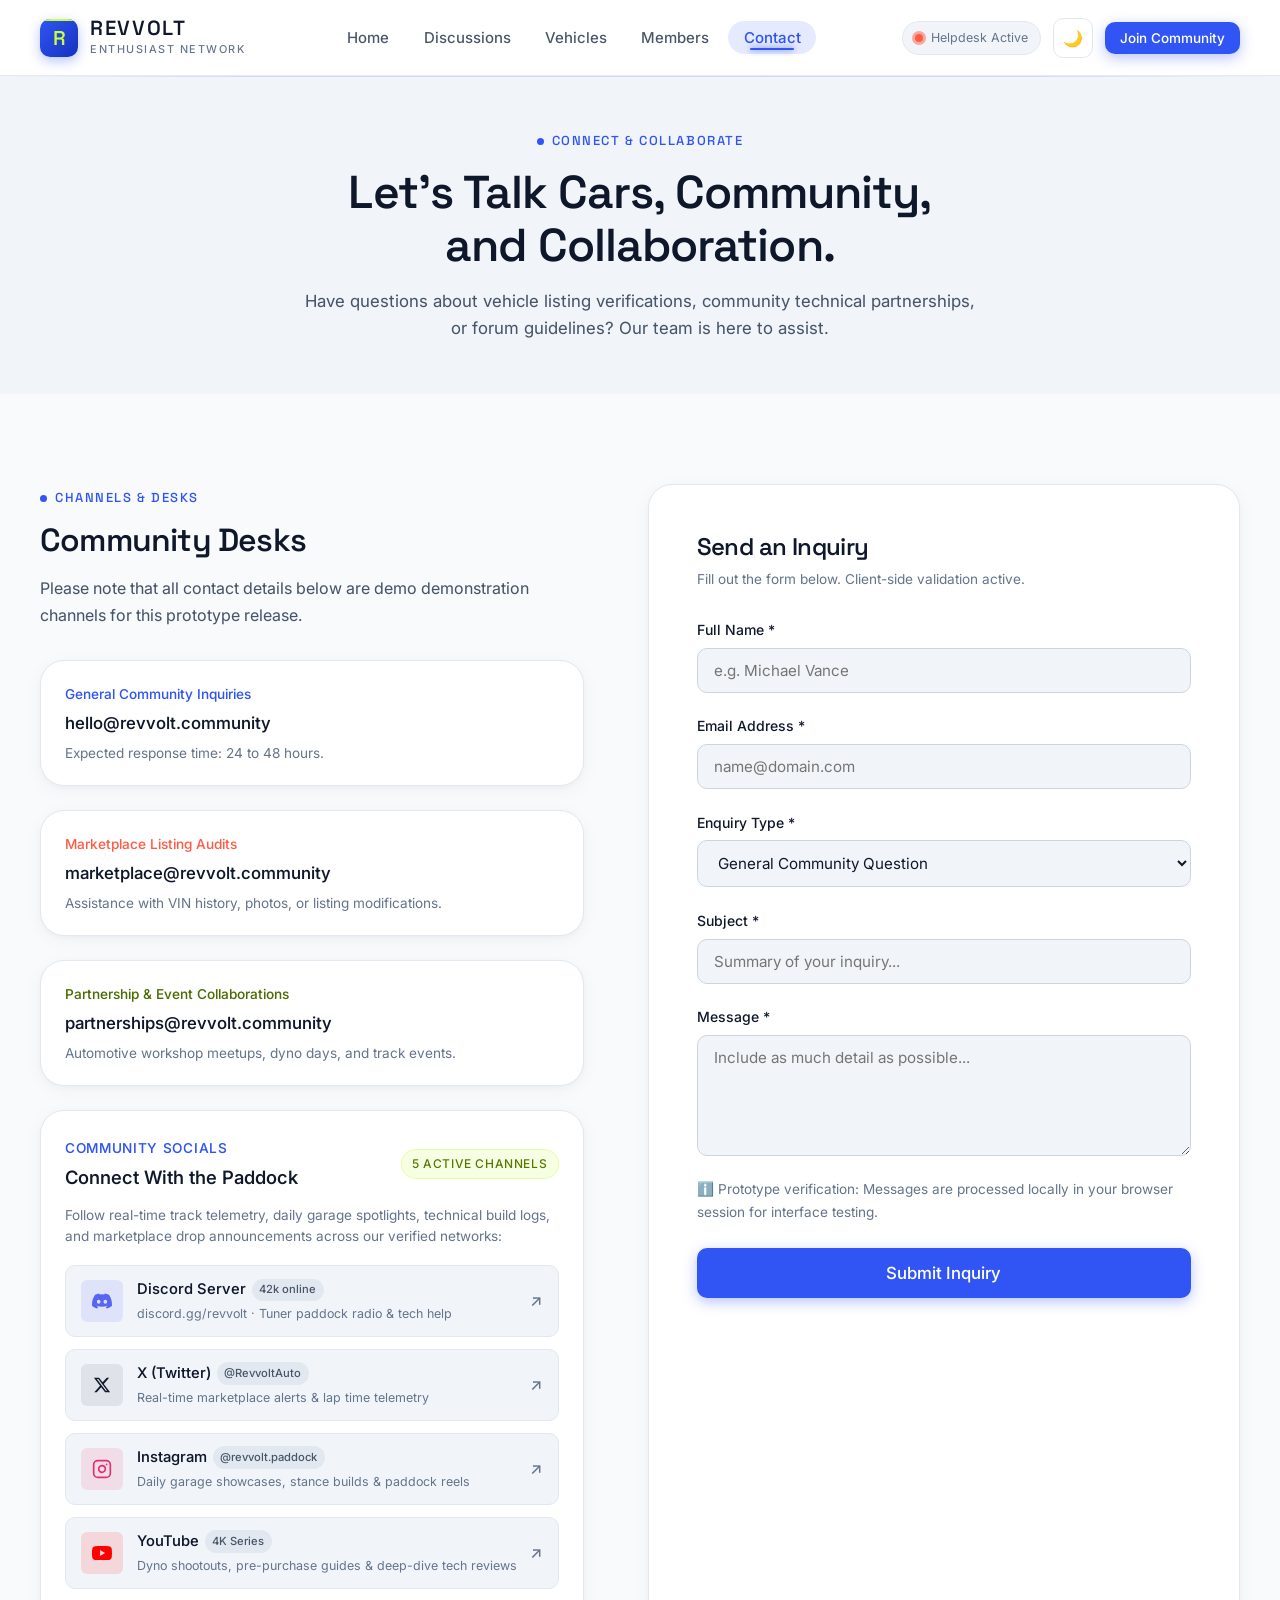
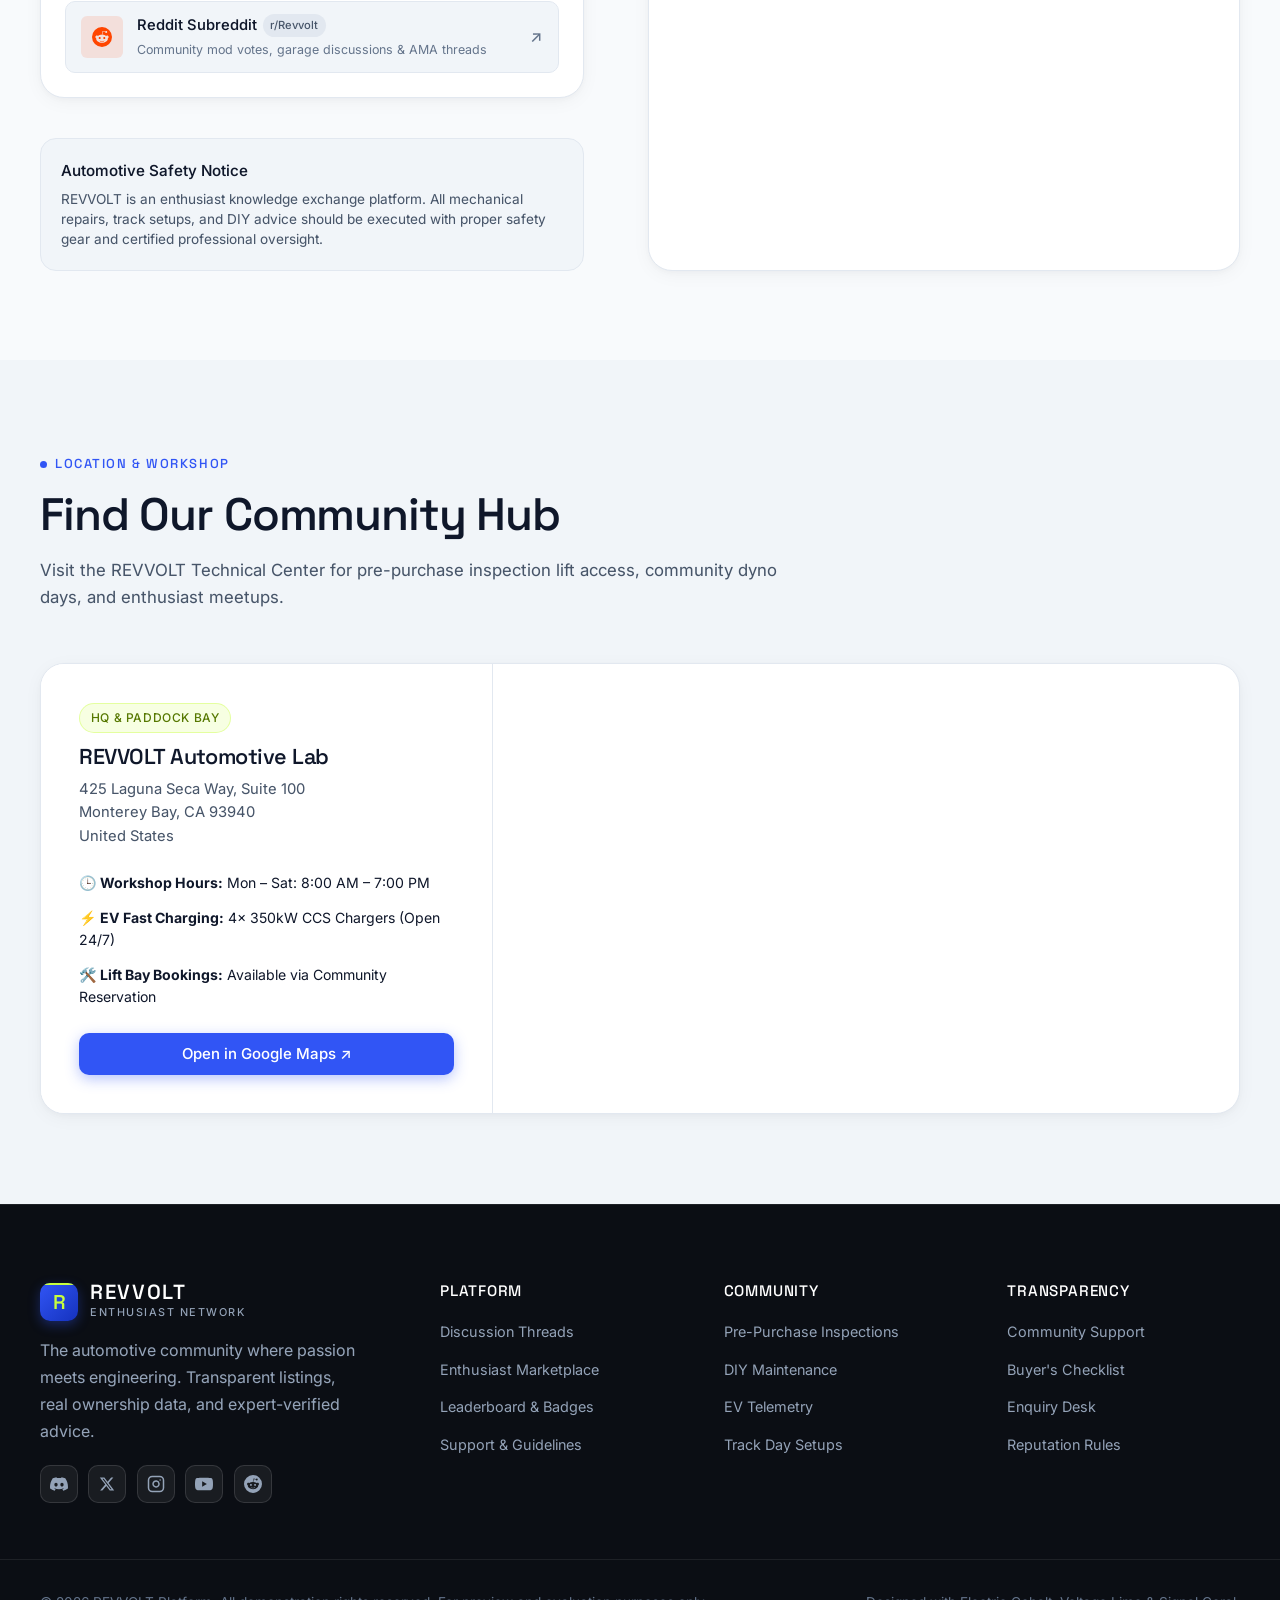
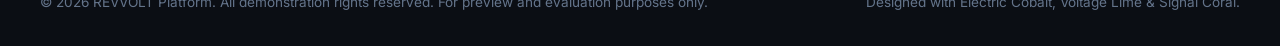
<file: contact.html>
<!DOCTYPE html>
<html lang="en" data-theme="light">
<head>
  <meta charset="UTF-8">
  <meta name="viewport" content="width=device-width, initial-scale=1.0">
  <title>Contact & Guidelines — REVVOLT Automotive Community</title>
  <meta name="description" content="Reach the REVVOLT community team, submit inquiries, and review our enthusiast code of conduct and safety standards.">
  <link rel="icon" type="image/svg+xml" href="assets/images/favicon.svg">
  <link rel="alternate icon" type="image/png" href="assets/images/favicon.png">
  <link rel="apple-touch-icon" href="assets/images/favicon.png">
  <link rel="stylesheet" href="assets/css/style.css">
</head>
<body>

  <!-- Top Scroll Progress Bar -->
  <div id="scroll-progress" aria-hidden="true"></div>

  <!-- Sticky Global Navigation -->
  <header class="site-header" role="banner">
    <div class="container navbar">
      <!-- Left: Logo & Brand -->
      <a href="index.html" class="brand-link" aria-label="REVVOLT Home">
        <span class="brand-symbol">R</span>
        <div class="brand-text">
          <span class="brand-name">REVVOLT</span>
          <span class="brand-sub">Enthusiast Network</span>
        </div>
      </a>

      <!-- Center: Navigation Links -->
      <nav class="nav-menu-wrap" aria-label="Main Navigation">
        <ul class="nav-menu">
          <li><a href="index.html" class="nav-link">Home</a></li>
          <li><a href="discussions.html" class="nav-link">Discussions</a></li>
          <li><a href="vehicles.html" class="nav-link">Vehicles</a></li>
          <li><a href="members.html" class="nav-link">Members</a></li>
          <li><a href="contact.html" class="nav-link active" aria-current="page">Contact</a></li>
        </ul>
      </nav>

      <!-- Right: System Controls & CTA -->
      <div class="nav-actions">
        <div class="nav-pulse-pill" title="Community helpdesk status">
          <span class="pulse-dot"></span>
          <span>Helpdesk Active</span>
        </div>

        <button class="btn-icon theme-toggle-btn" aria-label="Toggle dark/light theme" title="Toggle theme">
          <span aria-hidden="true">🌙</span>
        </button>

        <a href="#contact-form" class="btn btn-primary btn-sm">Join Community</a>

        <!-- Hamburger Toggle (<= 1024px) -->
        <button class="nav-toggle" aria-label="Open mobile navigation drawer" aria-expanded="false" aria-controls="mobile-drawer">
          <span class="nav-toggle-bar"></span>
          <span class="nav-toggle-bar"></span>
          <span class="nav-toggle-bar"></span>
        </button>
      </div>
    </div>
  </header>

  <!-- Mobile Drawer Backdrop & Navigation Drawer (320px) -->
  <div class="nav-drawer-backdrop" aria-hidden="true"></div>
  <aside id="mobile-drawer" class="nav-drawer" aria-label="Mobile Navigation Drawer">
    <div class="drawer-header">
      <a href="index.html" class="brand-link">
        <span class="brand-symbol">R</span>
        <div class="brand-text">
          <span class="brand-name">REVVOLT</span>
          <span class="brand-sub">Enthusiast Network</span>
        </div>
      </a>
      <button class="drawer-close-btn btn-icon" aria-label="Close navigation drawer">✕</button>
    </div>

    <ul class="drawer-links">
      <li><a href="index.html" class="drawer-link">Home <span>→</span></a></li>
      <li><a href="discussions.html" class="drawer-link">Discussions <span>→</span></a></li>
      <li><a href="vehicles.html" class="drawer-link">Vehicles <span>→</span></a></li>
      <li><a href="members.html" class="drawer-link">Members <span>→</span></a></li>
      <li><a href="contact.html" class="drawer-link active">Contact <span>→</span></a></li>
    </ul>

    <div class="drawer-footer">
      <div class="drawer-controls">
        <button class="btn btn-secondary btn-sm theme-toggle-btn" style="width: 100%;">Toggle Theme</button>
      </div>
      <a href="#contact-form" class="btn btn-primary" style="width: 100%;">Join Community</a>
    </div>
  </aside>

  <main id="main-content">
    <!-- ====================================================================
         SECTION 1: CONTACT HERO
         ==================================================================== -->
    <section class="section-pad-sm telemetry-grid" style="background-color: var(--bg-surface-elevated);" aria-labelledby="contact-hero-heading">
      <div class="container">
        <div class="page-hero-center">
          <div class="eyebrow">
            <span class="eyebrow-dot"></span>
            CONNECT & COLLABORATE
          </div>
          <h1 id="contact-hero-heading" class="page-hero-title">
            Let's Talk Cars, Community, and Collaboration.
          </h1>
          <p class="lead-text">
            Have questions about vehicle listing verifications, community technical partnerships, or forum guidelines? Our team is here to assist.
          </p>
        </div>
      </div>
    </section>

    <!-- ====================================================================
         SECTION 2 & 3: CONTACT INFO & CONTACT FORM
         ==================================================================== -->
    <section class="section-pad">
      <div class="container contact-layout">
        <!-- Contact Information Column -->
        <div>
          <div class="eyebrow">
            <span class="eyebrow-dot"></span>
            CHANNELS & DESKS
          </div>
          <h2 style="font-size: 2rem; margin-block-end: 1rem;">Community Desks</h2>
          <p style="color: var(--text-secondary); line-height: 1.65; margin-block-end: 2rem;">
            Please note that all contact details below are demo demonstration channels for this prototype release.
          </p>

          <div style="display: flex; flex-direction: column; gap: 1.5rem; margin-block-end: 2.5rem;">
            <!-- Channel 1 -->
            <div class="contact-card contact-desk-card">
              <span class="caption" style="color: var(--brand-cobalt); font-weight: 520;">General Community Inquiries</span>
              <div style="font-size: 1.05rem; font-weight: 540; color: var(--text-primary); margin-block-start: 0.2rem;">hello@revvolt.community</div>
              <p class="caption" style="margin-block-start: 0.35rem;">Expected response time: 24 to 48 hours.</p>
            </div>

            <!-- Channel 2 -->
            <div class="contact-card contact-desk-card">
              <span class="caption" style="color: var(--brand-coral); font-weight: 520;">Marketplace Listing Audits</span>
              <div style="font-size: 1.05rem; font-weight: 540; color: var(--text-primary); margin-block-start: 0.2rem;">marketplace@revvolt.community</div>
              <p class="caption" style="margin-block-start: 0.35rem;">Assistance with VIN history, photos, or listing modifications.</p>
            </div>

            <!-- Channel 3 -->
            <div class="contact-card contact-desk-card">
              <span class="caption" style="color: #4a6c00; font-weight: 520;">Partnership & Event Collaborations</span>
              <div style="font-size: 1.05rem; font-weight: 540; color: var(--text-primary); margin-block-start: 0.2rem;">partnerships@revvolt.community</div>
              <p class="caption" style="margin-block-start: 0.35rem;">Automotive workshop meetups, dyno days, and track events.</p>
            </div>

            <!-- Official Social Channels -->
            <div class="contact-card contact-social-panel">
              <div class="contact-social-header">
                <div>
                  <span class="caption" style="color: var(--brand-cobalt); font-weight: 540; text-transform: uppercase; letter-spacing: 0.05em;">Community Socials</span>
                  <div style="font-size: 1.15rem; font-weight: 560; color: var(--text-primary); margin-block-start: 0.15rem;">Connect With the Paddock</div>
                </div>
                <span class="badge badge-lime" style="font-size: 0.75rem;">5 Active Channels</span>
              </div>
              <p class="caption" style="margin-block-end: 1.15rem; line-height: 1.55;">
                Follow real-time track telemetry, daily garage spotlights, technical build logs, and marketplace drop announcements across our verified networks:
              </p>

              <div class="contact-social-grid">
                <!-- Discord -->
                <a href="https://discord.com" target="_blank" rel="noopener noreferrer" class="contact-social-item" aria-label="Join REVVOLT on Discord">
                  <div class="contact-social-icon-box discord-box">
                    <svg width="20" height="20" viewBox="0 0 24 24" fill="currentColor" aria-hidden="true">
                      <path d="M20.317 4.37a19.791 19.791 0 0 0-4.885-1.515.074.074 0 0 0-.079.037c-.21.375-.444.864-.608 1.25a18.27 18.27 0 0 0-5.487 0 12.64 12.64 0 0 0-.617-1.25.077.077 0 0 0-.079-.037A19.736 19.736 0 0 0 3.677 4.37a.07.07 0 0 0-.032.027C.533 9.046-.32 13.58.099 18.057a.082.082 0 0 0 .031.057 19.9 19.9 0 0 0 5.993 3.03.078.078 0 0 0 .084-.028c.462-.63.874-1.295 1.226-1.994.021-.041.001-.09-.041-.106a13.107 13.107 0 0 1-1.872-.892.077.077 0 0 1-.008-.128 10.2 10.2 0 0 0 .372-.292.074.074 0 0 1 .077-.01c3.929 1.793 8.18 1.793 12.061 0a.074.074 0 0 1 .078.01c.12.098.246.198.373.292a.077.077 0 0 1-.006.127 12.299 12.299 0 0 1-1.873.893.077.077 0 0 0-.041.107c.36.698.772 1.362 1.225 1.993a.076.076 0 0 0 .084.028 19.839 19.839 0 0 0 6.002-3.03.077.077 0 0 0 .032-.054c.5-5.177-.838-9.674-3.549-13.66a.061.061 0 0 0-.031-.028zM8.02 15.33c-1.183 0-2.157-1.085-2.157-2.419 0-1.333.956-2.419 2.157-2.419 1.21 0 2.176 1.096 2.157 2.42 0 1.333-.956 2.418-2.157 2.418zm7.975 0c-1.183 0-2.157-1.085-2.157-2.419 0-1.333.955-2.419 2.157-2.419 1.21 0 2.176 1.096 2.157 2.42 0 1.333-.946 2.418-2.157 2.418z"/>
                    </svg>
                  </div>
                  <div class="contact-social-meta">
                    <div class="contact-social-name">
                      <span>Discord Server</span>
                      <span class="contact-social-badge">42k online</span>
                    </div>
                    <div class="contact-social-handle">discord.gg/revvolt · Tuner paddock radio & tech help</div>
                  </div>
                  <span class="contact-social-arrow">↗</span>
                </a>

                <!-- X (Twitter) -->
                <a href="https://x.com" target="_blank" rel="noopener noreferrer" class="contact-social-item" aria-label="Follow REVVOLT on X">
                  <div class="contact-social-icon-box x-box">
                    <svg width="18" height="18" viewBox="0 0 24 24" fill="currentColor" aria-hidden="true">
                      <path d="M18.244 2.25h3.308l-7.227 8.26 8.502 11.24H16.17l-5.214-6.817L4.99 21.75H1.68l7.73-8.835L1.254 2.25H8.08l4.713 6.231zm-1.161 17.52h1.833L7.084 4.126H5.117z"/>
                    </svg>
                  </div>
                  <div class="contact-social-meta">
                    <div class="contact-social-name">
                      <span>X (Twitter)</span>
                      <span class="contact-social-badge">@RevvoltAuto</span>
                    </div>
                    <div class="contact-social-handle">Real-time marketplace alerts & lap time telemetry</div>
                  </div>
                  <span class="contact-social-arrow">↗</span>
                </a>

                <!-- Instagram -->
                <a href="https://instagram.com" target="_blank" rel="noopener noreferrer" class="contact-social-item" aria-label="Follow REVVOLT on Instagram">
                  <div class="contact-social-icon-box insta-box">
                    <svg width="20" height="20" viewBox="0 0 24 24" fill="none" stroke="currentColor" stroke-width="2" stroke-linecap="round" stroke-linejoin="round" aria-hidden="true">
                      <rect x="2" y="2" width="20" height="20" rx="5" ry="5"></rect>
                      <path d="M16 11.37A4 4 0 1 1 12.63 8 4 4 0 0 1 16 11.37z"></path>
                      <line x1="17.5" y1="6.5" x2="17.51" y2="6.5"></line>
                    </svg>
                  </div>
                  <div class="contact-social-meta">
                    <div class="contact-social-name">
                      <span>Instagram</span>
                      <span class="contact-social-badge">@revvolt.paddock</span>
                    </div>
                    <div class="contact-social-handle">Daily garage showcases, stance builds & paddock reels</div>
                  </div>
                  <span class="contact-social-arrow">↗</span>
                </a>

                <!-- YouTube -->
                <a href="https://youtube.com" target="_blank" rel="noopener noreferrer" class="contact-social-item" aria-label="Subscribe to REVVOLT on YouTube">
                  <div class="contact-social-icon-box yt-box">
                    <svg width="20" height="20" viewBox="0 0 24 24" fill="currentColor" aria-hidden="true">
                      <path d="M23.498 6.186a3.016 3.016 0 0 0-2.122-2.136C19.505 3.545 12 3.545 12 3.545s-7.505 0-9.377.505A3.017 3.017 0 0 0 .502 6.186C0 8.07 0 12 0 12s0 3.93.502 5.814a3.016 3.016 0 0 0 2.122 2.136c1.871.505 9.376.505 9.376.505s7.505 0 9.377-.505a3.015 3.015 0 0 0 2.122-2.136C24 15.93 24 12 24 12s0-3.93-.502-5.814zM9.545 15.568V8.432L15.818 12l-6.273 3.568z"/>
                    </svg>
                  </div>
                  <div class="contact-social-meta">
                    <div class="contact-social-name">
                      <span>YouTube</span>
                      <span class="contact-social-badge">4K Series</span>
                    </div>
                    <div class="contact-social-handle">Dyno shootouts, pre-purchase guides & deep-dive tech reviews</div>
                  </div>
                  <span class="contact-social-arrow">↗</span>
                </a>

                <!-- Reddit -->
                <a href="https://reddit.com" target="_blank" rel="noopener noreferrer" class="contact-social-item" aria-label="Join REVVOLT on Reddit">
                  <div class="contact-social-icon-box reddit-box">
                    <svg width="20" height="20" viewBox="0 0 24 24" fill="currentColor" aria-hidden="true">
                      <path d="M12 0A12 12 0 0 0 0 12a12 12 0 0 0 12 12 12 12 0 0 0 12-12A12 12 0 0 0 12 0zm5.01 4.744c.688 0 1.25.561 1.25 1.249a1.25 1.25 0 0 1-2.498.056l-2.597-.547-.8 3.747c1.824.07 3.48.632 4.674 1.488.308-.309.73-.491 1.207-.491.968 0 1.754.786 1.754 1.754 0 .716-.435 1.333-1.01 1.614a3.111 3.111 0 0 1 .042.52c0 2.694-3.13 4.87-7.004 4.87-3.874 0-7.004-2.176-7.004-4.87 0-.183.015-.366.043-.534A1.748 1.748 0 0 1 4.028 12c0-.968.786-1.754 1.754-1.754.463 0 .898.196 1.207.49 1.207-.883 2.878-1.43 4.744-1.487l.885-4.182a.342.342 0 0 1 .14-.197.35.35 0 0 1 .238-.042l2.906.617a1.214 1.214 0 0 1 1.108-.703zM9.25 12C8.56 12 8 12.56 8 13.25c0 .688.56 1.25 1.25 1.25.688 0 1.25-.562 1.25-1.25 0-.69-.562-1.25-1.25-1.25zm5.5 0c-.688 0-1.25.56-1.25 1.25 0 .688.562 1.25 1.25 1.25.69 0 1.25-.562 1.25-1.25 0-.69-.56-1.25-1.25-1.25zm-5.465 4.417c-.085.086-.085.226 0 .312.835.836 2.128.98 2.715.98.586 0 1.88-.144 2.715-.98a.22.22 0 0 0 0-.312.22.22 0 0 0-.313 0c-.687.688-1.796.812-2.402.812-.606 0-1.715-.124-2.402-.812a.22.22 0 0 0-.313 0z"/>
                    </svg>
                  </div>
                  <div class="contact-social-meta">
                    <div class="contact-social-name">
                      <span>Reddit Subreddit</span>
                      <span class="contact-social-badge">r/Revvolt</span>
                    </div>
                    <div class="contact-social-handle">Community mod votes, garage discussions & AMA threads</div>
                  </div>
                  <span class="contact-social-arrow">↗</span>
                </a>
              </div>
            </div>
          </div>

          <div class="contact-safety-notice">
            <div style="font-weight: 540; font-size: 0.95rem; margin-block-end: 0.35rem;">Automotive Safety Notice</div>
            <p style="font-size: 0.85rem; color: var(--text-secondary); line-height: 1.5;">
              REVVOLT is an enthusiast knowledge exchange platform. All mechanical repairs, track setups, and DIY advice should be executed with proper safety gear and certified professional oversight.
            </p>
          </div>
        </div>

        <!-- Contact Form Column -->
        <div class="contact-card">
          <h3 style="font-size: 1.5rem; font-weight: 560; margin-block-end: 0.5rem;">Send an Inquiry</h3>
          <p class="caption" style="margin-block-end: 1.75rem;">Fill out the form below. Client-side validation active.</p>

          <div id="contact-success-banner" class="form-success-banner">
            ✓ <strong>Inquiry Submitted (Demo Interface):</strong> Thank you for contacting REVVOLT. Your message has passed client-side validation successfully. (Note: Data is not transmitted to an external production server).
          </div>

          <form id="contact-form" novalidate>
            <div class="form-group">
              <label for="contact-name" class="form-label">Full Name *</label>
              <input type="text" id="contact-name" class="form-control" placeholder="e.g. Michael Vance" required>
              <span class="form-error-msg">Please enter your full name.</span>
            </div>

            <div class="form-group">
              <label for="contact-email" class="form-label">Email Address *</label>
              <input type="email" id="contact-email" class="form-control" placeholder="name@domain.com" required>
              <span class="form-error-msg">Please enter a valid email address.</span>
            </div>

            <div class="form-group">
              <label for="contact-type" class="form-label">Enquiry Type *</label>
              <select id="contact-type" class="form-control" required>
                <option value="general">General Community Question</option>
                <option value="marketplace">Vehicle Purchase / Listing Audit</option>
                <option value="expert">Expert Contributor Application</option>
                <option value="partnership">Sponsorship / Paddock Event</option>
                <option value="guidelines">Report Guideline Violation</option>
              </select>
            </div>

            <div class="form-group">
              <label for="contact-subject" class="form-label">Subject *</label>
              <input type="text" id="contact-subject" class="form-control" placeholder="Summary of your inquiry..." required>
              <span class="form-error-msg">Please provide a subject line.</span>
            </div>

            <div class="form-group">
              <label for="contact-message" class="form-label">Message *</label>
              <textarea id="contact-message" class="form-control" rows="5" placeholder="Include as much detail as possible..." required></textarea>
              <span class="form-error-msg">Please enter your message details.</span>
            </div>

            <p class="caption" style="margin-block-end: 1.5rem;">
              ℹ️ Prototype verification: Messages are processed locally in your browser session for interface testing.
            </p>

            <button type="submit" class="btn btn-primary btn-lg" style="width: 100%;">Submit Inquiry</button>
          </form>
        </div>
      </div>
    </section>

    <!-- ====================================================================
         SECTION 4: GOOGLE MAPS — COMMUNITY HUB & WORKSHOP
         ==================================================================== -->
    <section class="section-pad" style="background-color: var(--bg-surface-elevated);" aria-labelledby="maps-heading">
      <div class="container">
        <div class="section-header">
          <div class="eyebrow">
            <span class="eyebrow-dot"></span>
            LOCATION & WORKSHOP
          </div>
          <h2 id="maps-heading">Find Our Community Hub</h2>
          <p class="lead-text">
            Visit the REVVOLT Technical Center for pre-purchase inspection lift access, community dyno days, and enthusiast meetups.
          </p>
        </div>

        <div style="background: var(--bg-surface); border: 1px solid var(--border-subtle); border-radius: var(--radius-xl); overflow: hidden; box-shadow: var(--card-shadow);">
          <div class="maps-grid">
            <!-- Location Details Sidebar -->
            <div class="maps-sidebar">
              <div>
                <span class="badge badge-lime" style="margin-block-end: 0.75rem;">HQ & Paddock Bay</span>
                <h3 style="font-size: 1.35rem; font-weight: 560; margin-block-end: 0.5rem;">REVVOLT Automotive Lab</h3>
                <p style="font-size: 0.92rem; color: var(--text-secondary); line-height: 1.6; margin-block-end: 1.5rem;">
                  425 Laguna Seca Way, Suite 100<br>
                  Monterey Bay, CA 93940<br>
                  United States
                </p>

                <div style="display: flex; flex-direction: column; gap: 0.75rem; margin-block-end: 1.5rem; font-size: 0.88rem;">
                  <div><strong>🕒 Workshop Hours:</strong> Mon – Sat: 8:00 AM – 7:00 PM</div>
                  <div><strong>⚡ EV Fast Charging:</strong> 4x 350kW CCS Chargers (Open 24/7)</div>
                  <div><strong>🛠️ Lift Bay Bookings:</strong> Available via Community Reservation</div>
                </div>
              </div>

              <div>
                <a href="https://maps.google.com/?q=Laguna+Seca+Raceway" target="_blank" rel="noopener noreferrer" class="btn btn-primary" style="width: 100%;">
                  Open in Google Maps ↗
                </a>
              </div>
            </div>

            <!-- Embedded Google Map -->
            <div style="min-height: 440px; width: 100%; position: relative;">
              <iframe 
                src="https://www.google.com/maps/embed?pb=!1m18!1m12!1m3!1d51243.60627582522!2d-121.79282361668853!3d36.58434778107931!2m3!1f0!2f0!3f0!3m2!1i1024!2i768!4f13.1!3m3!1m2!1s0x808dfb3b890a863d%3A0xc6ad17852e98d9b1!2sWeatherTech%20Raceway%20Laguna%20Seca!5e0!3m2!1sen!2sus!4v1710000000000!5m2!1sen!2sus" 
                width="100%" 
                height="100%" 
                style="border:0; min-height: 440px; display: block;" 
                allowfullscreen="" 
                loading="lazy" 
                referrerpolicy="no-referrer-when-downgrade"
                title="REVVOLT Automotive Hub Location on Google Maps"
              ></iframe>
            </div>
          </div>
        </div>
      </div>
    </section>
  </main>

  <!-- Global Footer -->
  <footer class="site-footer" role="contentinfo">
    <div class="container footer-grid">
      <div class="footer-brand">
        <a href="index.html" class="brand-link" style="color: #fff;">
          <span class="brand-symbol">R</span>
          <div class="brand-text">
            <span class="brand-name" style="color: #fff;">REVVOLT</span>
            <span class="brand-sub" style="color: #94A3B8;">Enthusiast Network</span>
          </div>
        </a>
        <p>
          The automotive community where passion meets engineering. Transparent listings, real ownership data, and expert-verified advice.
        </p>
        <div class="footer-social-links" aria-label="REVVOLT Social Networks">
          <a href="https://discord.com" target="_blank" rel="noopener noreferrer" class="footer-social-btn" aria-label="REVVOLT on Discord" title="Discord Community">
            <svg width="18" height="18" viewBox="0 0 24 24" fill="currentColor" aria-hidden="true">
              <path d="M20.317 4.37a19.791 19.791 0 0 0-4.885-1.515.074.074 0 0 0-.079.037c-.21.375-.444.864-.608 1.25a18.27 18.27 0 0 0-5.487 0 12.64 12.64 0 0 0-.617-1.25.077.077 0 0 0-.079-.037A19.736 19.736 0 0 0 3.677 4.37a.07.07 0 0 0-.032.027C.533 9.046-.32 13.58.099 18.057a.082.082 0 0 0 .031.057 19.9 19.9 0 0 0 5.993 3.03.078.078 0 0 0 .084-.028c.462-.63.874-1.295 1.226-1.994.021-.041.001-.09-.041-.106a13.107 13.107 0 0 1-1.872-.892.077.077 0 0 1-.008-.128 10.2 10.2 0 0 0 .372-.292.074.074 0 0 1 .077-.01c3.929 1.793 8.18 1.793 12.061 0a.074.074 0 0 1 .078.01c.12.098.246.198.373.292a.077.077 0 0 1-.006.127 12.299 12.299 0 0 1-1.873.893.077.077 0 0 0-.041.107c.36.698.772 1.362 1.225 1.993a.076.076 0 0 0 .084.028 19.839 19.839 0 0 0 6.002-3.03.077.077 0 0 0 .032-.054c.5-5.177-.838-9.674-3.549-13.66a.061.061 0 0 0-.031-.028zM8.02 15.33c-1.183 0-2.157-1.085-2.157-2.419 0-1.333.956-2.419 2.157-2.419 1.21 0 2.176 1.096 2.157 2.42 0 1.333-.956 2.418-2.157 2.418zm7.975 0c-1.183 0-2.157-1.085-2.157-2.419 0-1.333.955-2.419 2.157-2.419 1.21 0 2.176 1.096 2.157 2.42 0 1.333-.946 2.418-2.157 2.418z"/>
            </svg>
          </a>
          <a href="https://x.com" target="_blank" rel="noopener noreferrer" class="footer-social-btn" aria-label="REVVOLT on X" title="X (Twitter)">
            <svg width="16" height="16" viewBox="0 0 24 24" fill="currentColor" aria-hidden="true">
              <path d="M18.244 2.25h3.308l-7.227 8.26 8.502 11.24H16.17l-5.214-6.817L4.99 21.75H1.68l7.73-8.835L1.254 2.25H8.08l4.713 6.231zm-1.161 17.52h1.833L7.084 4.126H5.117z"/>
            </svg>
          </a>
          <a href="https://instagram.com" target="_blank" rel="noopener noreferrer" class="footer-social-btn" aria-label="REVVOLT on Instagram" title="Instagram">
            <svg width="18" height="18" viewBox="0 0 24 24" fill="none" stroke="currentColor" stroke-width="2" stroke-linecap="round" stroke-linejoin="round" aria-hidden="true">
              <rect x="2" y="2" width="20" height="20" rx="5" ry="5"></rect>
              <path d="M16 11.37A4 4 0 1 1 12.63 8 4 4 0 0 1 16 11.37z"></path>
              <line x1="17.5" y1="6.5" x2="17.51" y2="6.5"></line>
            </svg>
          </a>
          <a href="https://youtube.com" target="_blank" rel="noopener noreferrer" class="footer-social-btn" aria-label="REVVOLT on YouTube" title="YouTube Channel">
            <svg width="18" height="18" viewBox="0 0 24 24" fill="currentColor" aria-hidden="true">
              <path d="M23.498 6.186a3.016 3.016 0 0 0-2.122-2.136C19.505 3.545 12 3.545 12 3.545s-7.505 0-9.377.505A3.017 3.017 0 0 0 .502 6.186C0 8.07 0 12 0 12s0 3.93.502 5.814a3.016 3.016 0 0 0 2.122 2.136c1.871.505 9.376.505 9.376.505s7.505 0 9.377-.505a3.015 3.015 0 0 0 2.122-2.136C24 15.93 24 12 24 12s0-3.93-.502-5.814zM9.545 15.568V8.432L15.818 12l-6.273 3.568z"/>
            </svg>
          </a>
          <a href="https://reddit.com" target="_blank" rel="noopener noreferrer" class="footer-social-btn" aria-label="REVVOLT on Reddit" title="Reddit Subreddit">
            <svg width="18" height="18" viewBox="0 0 24 24" fill="currentColor" aria-hidden="true">
              <path d="M12 0A12 12 0 0 0 0 12a12 12 0 0 0 12 12 12 12 0 0 0 12-12A12 12 0 0 0 12 0zm5.01 4.744c.688 0 1.25.561 1.25 1.249a1.25 1.25 0 0 1-2.498.056l-2.597-.547-.8 3.747c1.824.07 3.48.632 4.674 1.488.308-.309.73-.491 1.207-.491.968 0 1.754.786 1.754 1.754 0 .716-.435 1.333-1.01 1.614a3.111 3.111 0 0 1 .042.52c0 2.694-3.13 4.87-7.004 4.87-3.874 0-7.004-2.176-7.004-4.87 0-.183.015-.366.043-.534A1.748 1.748 0 0 1 4.028 12c0-.968.786-1.754 1.754-1.754.463 0 .898.196 1.207.49 1.207-.883 2.878-1.43 4.744-1.487l.885-4.182a.342.342 0 0 1 .14-.197.35.35 0 0 1 .238-.042l2.906.617a1.214 1.214 0 0 1 1.108-.703zM9.25 12C8.56 12 8 12.56 8 13.25c0 .688.56 1.25 1.25 1.25.688 0 1.25-.562 1.25-1.25 0-.69-.562-1.25-1.25-1.25zm5.5 0c-.688 0-1.25.56-1.25 1.25 0 .688.562 1.25 1.25 1.25.69 0 1.25-.562 1.25-1.25 0-.69-.56-1.25-1.25-1.25zm-5.465 4.417c-.085.086-.085.226 0 .312.835.836 2.128.98 2.715.98.586 0 1.88-.144 2.715-.98a.22.22 0 0 0 0-.312.22.22 0 0 0-.313 0c-.687.688-1.796.812-2.402.812-.606 0-1.715-.124-2.402-.812a.22.22 0 0 0-.313 0z"/>
            </svg>
          </a>
        </div>
      </div>

      <div class="footer-col">
        <h4>Platform</h4>
        <ul class="footer-links">
          <li><a href="discussions.html" class="footer-link">Discussion Threads</a></li>
          <li><a href="vehicles.html" class="footer-link">Enthusiast Marketplace</a></li>
          <li><a href="members.html" class="footer-link">Leaderboard & Badges</a></li>
          <li><a href="contact.html" class="footer-link">Support & Guidelines</a></li>
        </ul>
      </div>

      <div class="footer-col">
        <h4>Community</h4>
        <ul class="footer-links">
          <li><a href="discussions.html?cat=buying-advice" class="footer-link">Pre-Purchase Inspections</a></li>
          <li><a href="discussions.html?cat=maintenance" class="footer-link">DIY Maintenance</a></li>
          <li><a href="discussions.html?cat=ev" class="footer-link">EV Telemetry</a></li>
          <li><a href="discussions.html?cat=performance" class="footer-link">Track Day Setups</a></li>
        </ul>
      </div>

      <div class="footer-col">
        <h4>Transparency</h4>
        <ul class="footer-links">
          <li><a href="contact.html" class="footer-link">Community Support</a></li>
          <li><a href="vehicles.html#checklist" class="footer-link">Buyer's Checklist</a></li>
          <li><a href="contact.html" class="footer-link">Enquiry Desk</a></li>
          <li><a href="members.html#reputation" class="footer-link">Reputation Rules</a></li>
        </ul>
      </div>
    </div>

    <div class="container footer-bottom">
      <div>© 2026 REVVOLT Platform. All demonstration rights reserved. For preview and evaluation purposes only.</div>
      <div>Designed with Electric Cobalt, Voltage Lime & Signal Coral.</div>
    </div>
  </footer>

  <!-- Back to Top Floating Button -->
  <button class="back-to-top-btn" aria-label="Scroll back to top">↑</button>

  <script src="assets/js/main.js"></script>
</body>
</html>
</file>
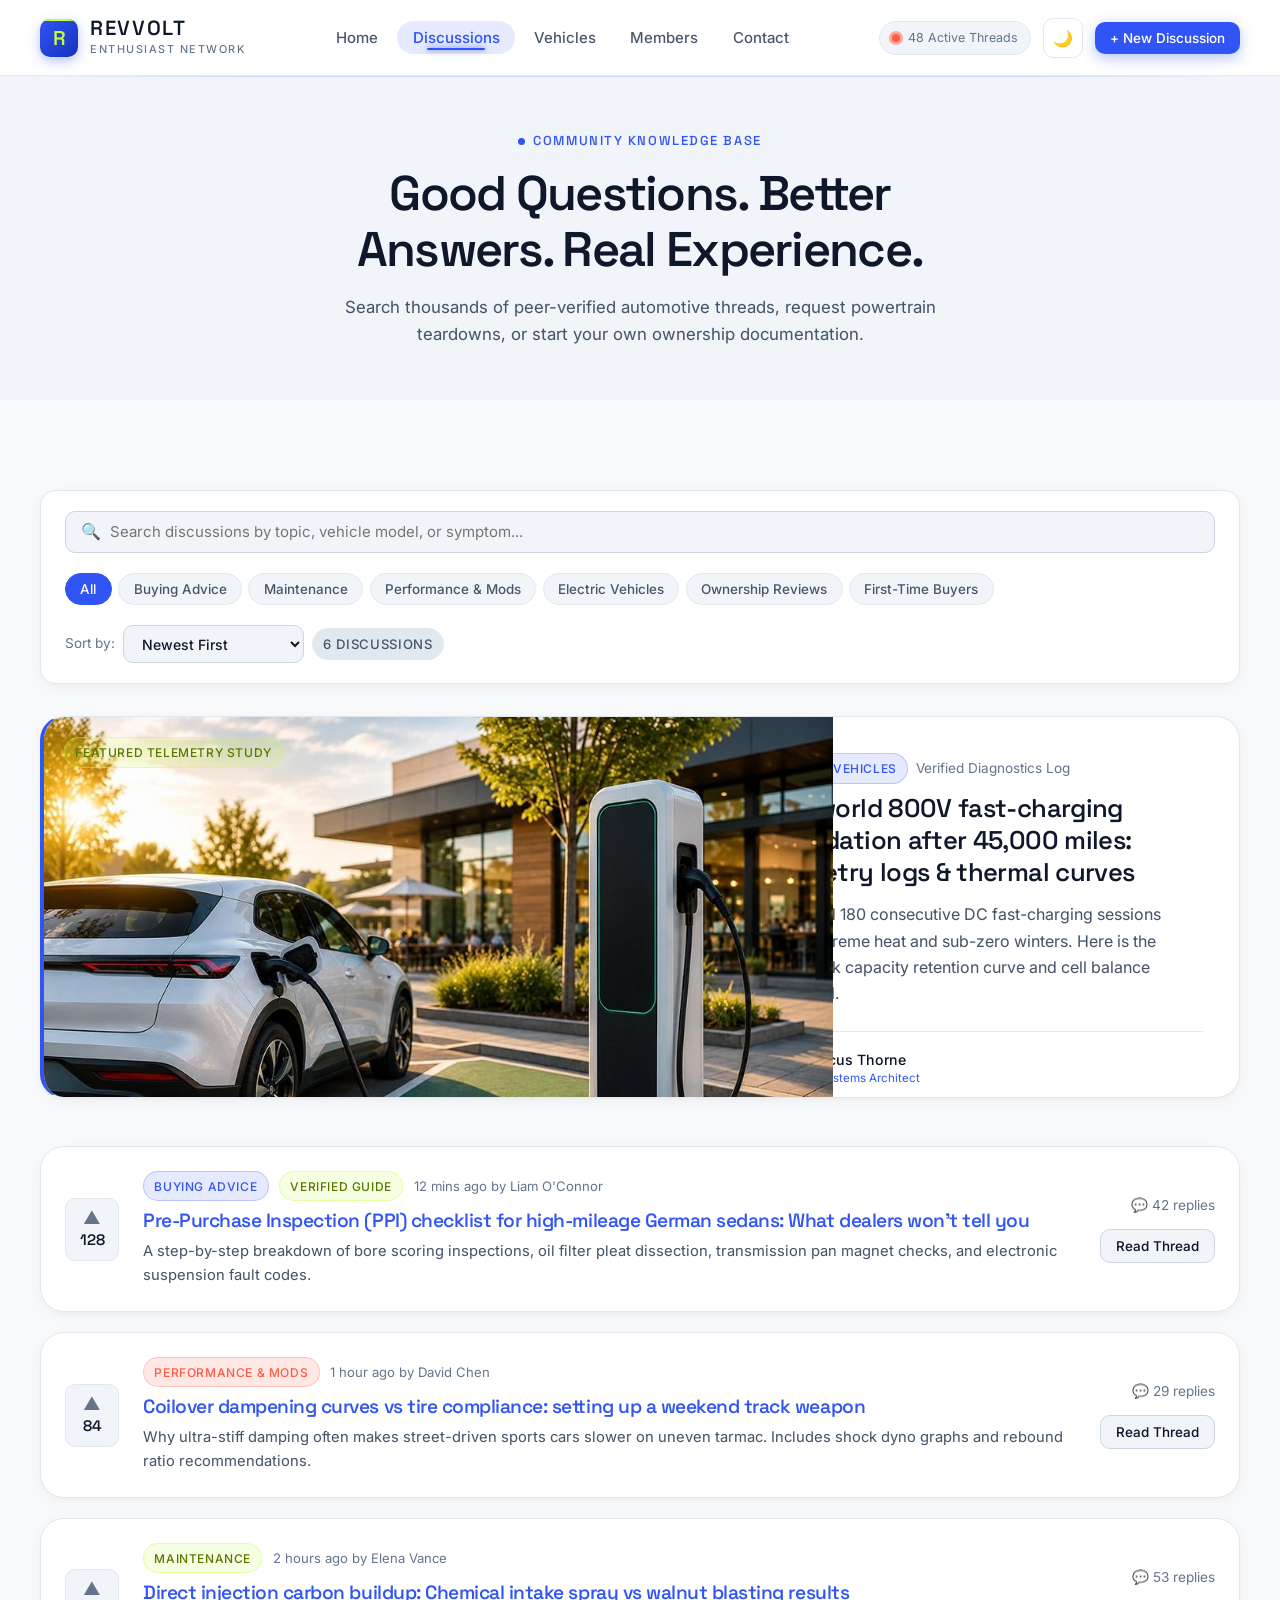
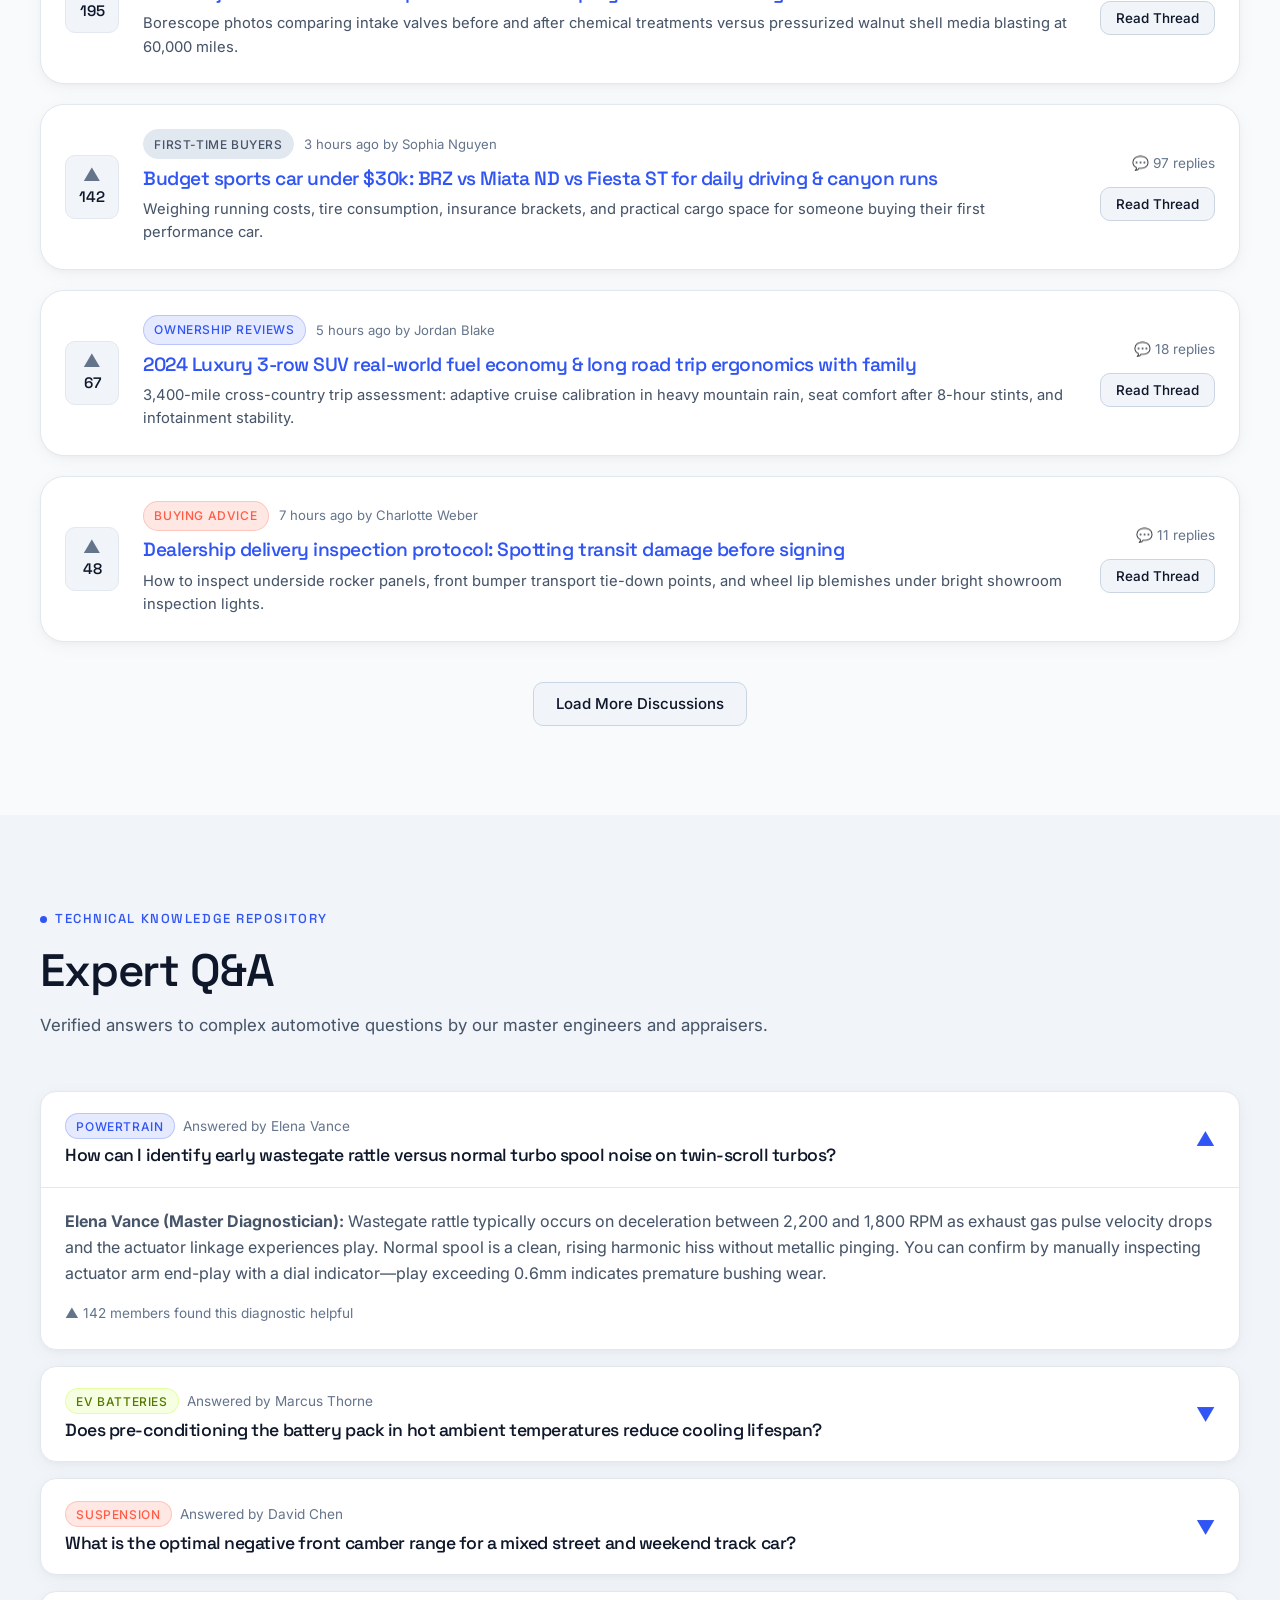
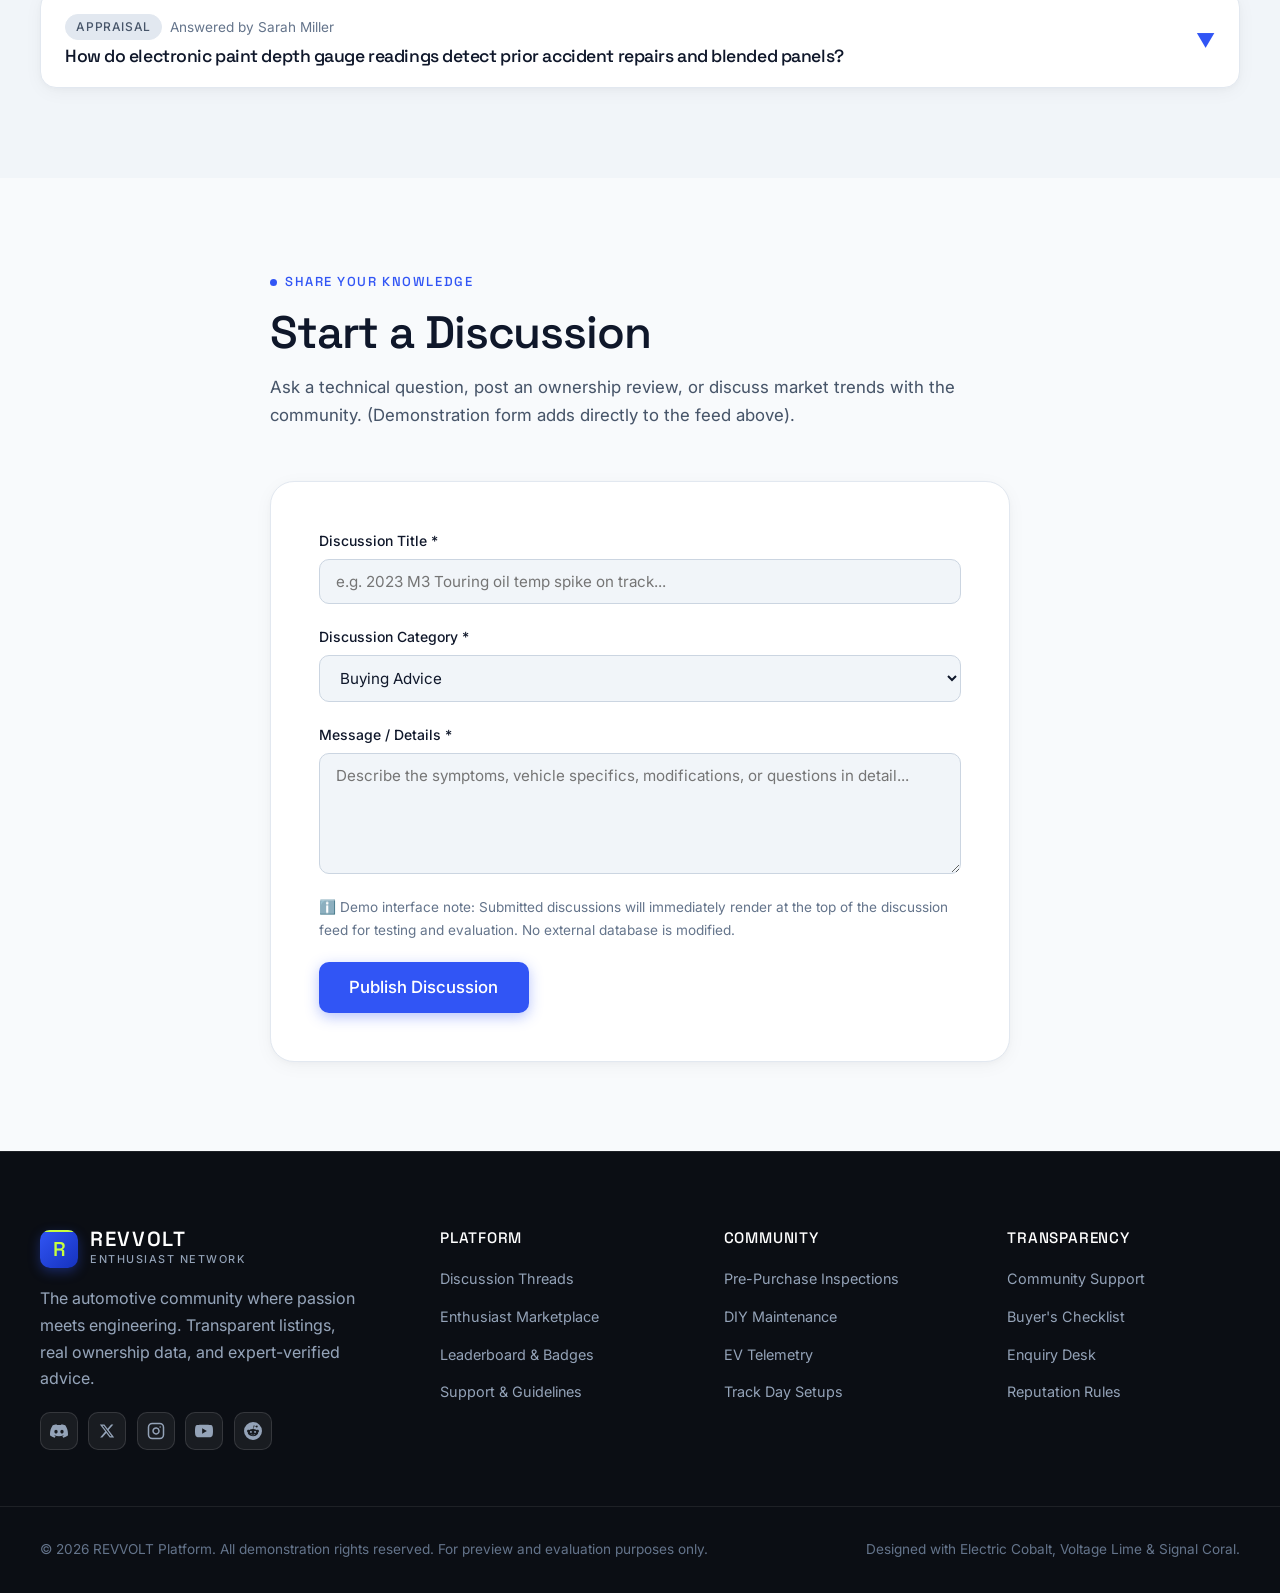
<file: discussions.html>
<!DOCTYPE html>
<html lang="en" data-theme="light">
<head>
  <meta charset="UTF-8">
  <meta name="viewport" content="width=device-width, initial-scale=1.0">
  <title>Discussions — REVVOLT Automotive Community</title>
  <meta name="description" content="Join real automotive debates, ask master mechanics questions, exchange ownership advice, and explore technical modification threads on REVVOLT.">
  <link rel="icon" type="image/svg+xml" href="assets/images/favicon.svg">
  <link rel="alternate icon" type="image/png" href="assets/images/favicon.png">
  <link rel="apple-touch-icon" href="assets/images/favicon.png">
  <link rel="stylesheet" href="assets/css/style.css">
</head>
<body>

  <!-- Top Scroll Progress Bar -->
  <div id="scroll-progress" aria-hidden="true"></div>

  <!-- Sticky Global Navigation -->
  <header class="site-header" role="banner">
    <div class="container navbar">
      <!-- Left: Logo & Brand -->
      <a href="index.html" class="brand-link" aria-label="REVVOLT Home">
        <span class="brand-symbol">R</span>
        <div class="brand-text">
          <span class="brand-name">REVVOLT</span>
          <span class="brand-sub">Enthusiast Network</span>
        </div>
      </a>

      <!-- Center: Navigation Links -->
      <nav class="nav-menu-wrap" aria-label="Main Navigation">
        <ul class="nav-menu">
          <li><a href="index.html" class="nav-link">Home</a></li>
          <li><a href="discussions.html" class="nav-link active" aria-current="page">Discussions</a></li>
          <li><a href="vehicles.html" class="nav-link">Vehicles</a></li>
          <li><a href="members.html" class="nav-link">Members</a></li>
          <li><a href="contact.html" class="nav-link">Contact</a></li>
        </ul>
      </nav>

      <!-- Right: System Controls & CTA -->
      <div class="nav-actions">
        <div class="nav-pulse-pill" title="Active discussions today">
          <span class="pulse-dot"></span>
          <span>48 Active Threads</span>
        </div>

        <button class="btn-icon theme-toggle-btn" aria-label="Toggle dark/light theme" title="Toggle theme">
          <span aria-hidden="true">🌙</span>
        </button>

        <button id="open-new-disc-modal" class="btn btn-primary btn-sm">+ New Discussion</button>

        <!-- Hamburger Toggle (<= 1024px) -->
        <button class="nav-toggle" aria-label="Open mobile navigation drawer" aria-expanded="false" aria-controls="mobile-drawer">
          <span class="nav-toggle-bar"></span>
          <span class="nav-toggle-bar"></span>
          <span class="nav-toggle-bar"></span>
        </button>
      </div>
    </div>
  </header>

  <!-- Mobile Drawer Backdrop & Navigation Drawer (320px) -->
  <div class="nav-drawer-backdrop" aria-hidden="true"></div>
  <aside id="mobile-drawer" class="nav-drawer" aria-label="Mobile Navigation Drawer">
    <div class="drawer-header">
      <a href="index.html" class="brand-link">
        <span class="brand-symbol">R</span>
        <div class="brand-text">
          <span class="brand-name">REVVOLT</span>
          <span class="brand-sub">Enthusiast Network</span>
        </div>
      </a>
      <button class="drawer-close-btn btn-icon" aria-label="Close navigation drawer">✕</button>
    </div>

    <ul class="drawer-links">
      <li><a href="index.html" class="drawer-link">Home <span>→</span></a></li>
      <li><a href="discussions.html" class="drawer-link active">Discussions <span>→</span></a></li>
      <li><a href="vehicles.html" class="drawer-link">Vehicles <span>→</span></a></li>
      <li><a href="members.html" class="drawer-link">Members <span>→</span></a></li>
      <li><a href="contact.html" class="drawer-link">Contact <span>→</span></a></li>
    </ul>

    <div class="drawer-footer">
      <div class="drawer-controls">
        <button class="btn btn-secondary btn-sm theme-toggle-btn" style="width: 100%;">Toggle Theme</button>
      </div>
      <a href="contact.html#join" class="btn btn-primary" style="width: 100%;">Join Community</a>
    </div>
  </aside>

  <main id="main-content">
    <!-- ====================================================================
         SECTION 1: DISCUSSION HERO
         ==================================================================== -->
    <section class="section-pad-sm telemetry-grid" style="background-color: var(--bg-surface-elevated);" aria-labelledby="disc-hero-heading">
      <div class="container">
        <div class="page-hero-center">
          <div class="eyebrow">
            <span class="eyebrow-dot"></span>
            COMMUNITY KNOWLEDGE BASE
          </div>
          <h1 id="disc-hero-heading" style="font-size: clamp(2.2rem, 3.8vw, 3.8rem); margin-block-end: 1rem; line-height: 1.15;">
            Good Questions. Better Answers. Real Experience.
          </h1>
          <p class="lead-text">
            Search thousands of peer-verified automotive threads, request powertrain teardowns, or start your own ownership documentation.
          </p>
        </div>
      </div>
    </section>

    <!-- ====================================================================
         SECTION 2 & 4: DISCUSSION EXPLORER & THREAD FEED
         ==================================================================== -->
    <section class="section-pad">
      <div class="container">
        <!-- Explorer Controls Bar -->
        <div class="discussion-filter-bar">
          <div class="filter-search-wrap">
            <span class="search-icon-pos" aria-hidden="true">🔍</span>
            <input 
              type="text" 
              id="discussion-search-input" 
              class="filter-search-input" 
              placeholder="Search discussions by topic, vehicle model, or symptom..."
              aria-label="Search discussions"
            >
          </div>

          <!-- Category Filter Pills -->
          <div class="filter-categories" role="group" aria-label="Filter discussions by category">
            <button class="cat-btn active" data-cat="all">All</button>
            <button class="cat-btn" data-cat="buying">Buying Advice</button>
            <button class="cat-btn" data-cat="maintenance">Maintenance</button>
            <button class="cat-btn" data-cat="performance">Performance & Mods</button>
            <button class="cat-btn" data-cat="ev">Electric Vehicles</button>
            <button class="cat-btn" data-cat="reviews">Ownership Reviews</button>
            <button class="cat-btn" data-cat="first-time">First-Time Buyers</button>
          </div>

          <!-- Sorting & Count -->
          <div class="sort-select-wrap">
            <label for="discussion-sort-select" class="caption">Sort by:</label>
            <select id="discussion-sort-select" class="sort-select" aria-label="Sort discussions">
              <option value="newest">Newest First</option>
              <option value="popular">Most Helpful Votes</option>
              <option value="unanswered">Least Answered</option>
            </select>
            <span id="discussion-count-display" class="badge badge-neutral" style="font-size: 0.82rem;">6 discussions</span>
          </div>
        </div>

        <!-- ====================================================================
             SECTION 3: FEATURED DISCUSSION
             ==================================================================== -->
        <div id="featured" style="margin-block-end: 3rem;">
          <article class="featured-discussion-card" style="border-inline-start: 4px solid var(--brand-cobalt);">
            <div class="featured-study-grid">
              <div class="featured-disc-img-wrap">
                <img src="assets/images/16.jpg" alt="Electric vehicle plugged into high power charging station" class="featured-disc-img" loading="lazy">
                <div class="featured-badge-overlay">
                  <span class="badge badge-lime">Featured Telemetry Study</span>
                </div>
              </div>
              <div class="featured-disc-body">
                <div style="display: flex; gap: 0.5rem; align-items: center; margin-block-end: 0.5rem; flex-wrap: wrap;">
                  <span class="badge badge-cobalt">Electric Vehicles</span>
                  <span class="caption">Verified Diagnostics Log</span>
                </div>
                <h2 style="font-size: clamp(1.25rem, 2vw, 2rem); margin-block-end: 0.85rem; line-height: 1.25;">
                  Real-world 800V fast-charging degradation after 45,000 miles: telemetry logs &amp; thermal curves
                </h2>
                <p class="featured-disc-excerpt">
                  We logged 180 consecutive DC fast-charging sessions across extreme heat and sub-zero winters. Here is the actual pack capacity retention curve and cell balance differential.
                </p>
                <div class="discussion-meta-row">
                  <div class="author-pill">
                    <img src="assets/images/expert_marcus_thorne.jpg" alt="Marcus Thorne avatar" class="author-avatar" loading="lazy">
                    <div class="author-info">
                      <span class="author-name">Marcus Thorne</span>
                      <span class="author-badge-label">EV Systems Architect</span>
                    </div>
                  </div>
                  <div class="metrics-group">
                    <span class="metric-item">💬 64 replies</span>
                    <span class="metric-item">▲ 310 helpful</span>
                    <span class="metric-item">⏱️ 45m ago</span>
                  </div>
                </div>
              </div>
            </div>
          </article>
        </div>

        <!-- Live Submission Demo Alert Banner -->
        <div id="disc-demo-notice" class="form-success-banner" style="display: none;">
          ✓ <strong>Discussion Created (Client-Side Demo):</strong> Your discussion has been added to the local thread feed below. (Note: Data is not persisted to an external server).
        </div>

        <!-- Discussion Feed Threads -->
        <div class="discussion-feed" role="feed" aria-label="Community Discussions Feed">
          <!-- Thread 1 -->
          <article class="thread-row" data-category="buying" data-replies="42" data-time="1730005000">
            <div class="thread-vote-box">
              <button class="thread-vote-btn" aria-label="Upvote this thread">▲</button>
              <span class="vote-count">128</span>
            </div>
            <div class="thread-main">
              <div class="thread-header-meta">
                <span class="badge badge-cobalt">Buying Advice</span>
                <span class="badge badge-lime">Verified Guide</span>
                <span class="pulse-time">12 mins ago by Liam O'Connor</span>
              </div>
              <h3 class="thread-title">
                <a href="#thread-1">Pre-Purchase Inspection (PPI) checklist for high-mileage German sedans: What dealers won't tell you</a>
              </h3>
              <p class="thread-excerpt">
                A step-by-step breakdown of bore scoring inspections, oil filter pleat dissection, transmission pan magnet checks, and electronic suspension fault codes.
              </p>
            </div>
            <div class="thread-actions">
              <span class="caption">💬 42 replies</span>
              <a href="#thread-1" class="btn btn-sm btn-secondary">Read Thread</a>
            </div>
          </article>

          <!-- Thread 2 -->
          <article class="thread-row" data-category="performance" data-replies="29" data-time="1730004000">
            <div class="thread-vote-box">
              <button class="thread-vote-btn" aria-label="Upvote this thread">▲</button>
              <span class="vote-count">84</span>
            </div>
            <div class="thread-main">
              <div class="thread-header-meta">
                <span class="badge badge-coral">Performance & Mods</span>
                <span class="pulse-time">1 hour ago by David Chen</span>
              </div>
              <h3 class="thread-title">
                <a href="#thread-2">Coilover dampening curves vs tire compliance: setting up a weekend track weapon</a>
              </h3>
              <p class="thread-excerpt">
                Why ultra-stiff damping often makes street-driven sports cars slower on uneven tarmac. Includes shock dyno graphs and rebound ratio recommendations.
              </p>
            </div>
            <div class="thread-actions">
              <span class="caption">💬 29 replies</span>
              <a href="#thread-2" class="btn btn-sm btn-secondary">Read Thread</a>
            </div>
          </article>

          <!-- Thread 3 -->
          <article class="thread-row" data-category="maintenance" data-replies="53" data-time="1730003000">
            <div class="thread-vote-box">
              <button class="thread-vote-btn" aria-label="Upvote this thread">▲</button>
              <span class="vote-count">195</span>
            </div>
            <div class="thread-main">
              <div class="thread-header-meta">
                <span class="badge badge-lime">Maintenance</span>
                <span class="pulse-time">2 hours ago by Elena Vance</span>
              </div>
              <h3 class="thread-title">
                <a href="#thread-3">Direct injection carbon buildup: Chemical intake spray vs walnut blasting results</a>
              </h3>
              <p class="thread-excerpt">
                Borescope photos comparing intake valves before and after chemical treatments versus pressurized walnut shell media blasting at 60,000 miles.
              </p>
            </div>
            <div class="thread-actions">
              <span class="caption">💬 53 replies</span>
              <a href="#thread-3" class="btn btn-sm btn-secondary">Read Thread</a>
            </div>
          </article>

          <!-- Thread 4 -->
          <article class="thread-row" data-category="first-time" data-replies="97" data-time="1730002000">
            <div class="thread-vote-box">
              <button class="thread-vote-btn" aria-label="Upvote this thread">▲</button>
              <span class="vote-count">142</span>
            </div>
            <div class="thread-main">
              <div class="thread-header-meta">
                <span class="badge badge-neutral">First-Time Buyers</span>
                <span class="pulse-time">3 hours ago by Sophia Nguyen</span>
              </div>
              <h3 class="thread-title">
                <a href="#thread-4">Budget sports car under $30k: BRZ vs Miata ND vs Fiesta ST for daily driving & canyon runs</a>
              </h3>
              <p class="thread-excerpt">
                Weighing running costs, tire consumption, insurance brackets, and practical cargo space for someone buying their first performance car.
              </p>
            </div>
            <div class="thread-actions">
              <span class="caption">💬 97 replies</span>
              <a href="#thread-4" class="btn btn-sm btn-secondary">Read Thread</a>
            </div>
          </article>

          <!-- Thread 5 -->
          <article class="thread-row" data-category="reviews" data-replies="18" data-time="1730001000">
            <div class="thread-vote-box">
              <button class="thread-vote-btn" aria-label="Upvote this thread">▲</button>
              <span class="vote-count">67</span>
            </div>
            <div class="thread-main">
              <div class="thread-header-meta">
                <span class="badge badge-cobalt">Ownership Reviews</span>
                <span class="pulse-time">5 hours ago by Jordan Blake</span>
              </div>
              <h3 class="thread-title">
                <a href="#thread-5">2024 Luxury 3-row SUV real-world fuel economy & long road trip ergonomics with family</a>
              </h3>
              <p class="thread-excerpt">
                3,400-mile cross-country trip assessment: adaptive cruise calibration in heavy mountain rain, seat comfort after 8-hour stints, and infotainment stability.
              </p>
            </div>
            <div class="thread-actions">
              <span class="caption">💬 18 replies</span>
              <a href="#thread-5" class="btn btn-sm btn-secondary">Read Thread</a>
            </div>
          </article>

          <!-- Thread 6 -->
          <article class="thread-row" data-category="buying" data-replies="11" data-time="1730000000">
            <div class="thread-vote-box">
              <button class="thread-vote-btn" aria-label="Upvote this thread">▲</button>
              <span class="vote-count">48</span>
            </div>
            <div class="thread-main">
              <div class="thread-header-meta">
                <span class="badge badge-coral">Buying Advice</span>
                <span class="pulse-time">7 hours ago by Charlotte Weber</span>
              </div>
              <h3 class="thread-title">
                <a href="#thread-6">Dealership delivery inspection protocol: Spotting transit damage before signing</a>
              </h3>
              <p class="thread-excerpt">
                How to inspect underside rocker panels, front bumper transport tie-down points, and wheel lip blemishes under bright showroom inspection lights.
              </p>
            </div>
            <div class="thread-actions">
              <span class="caption">💬 11 replies</span>
              <a href="#thread-6" class="btn btn-sm btn-secondary">Read Thread</a>
            </div>
          </article>
        </div>

        <div style="text-align: center; margin-block-start: 2.5rem;">
          <button id="load-more-discussions" class="btn btn-secondary">Load More Discussions</button>
        </div>
      </div>
    </section>

    <!-- ====================================================================
         SECTION 5: EXPERT Q&A ACCORDION
         ==================================================================== -->
    <section id="ask-expert" class="section-pad" style="background-color: var(--bg-surface-elevated);" aria-labelledby="qa-section-heading">
      <div class="container">
        <div class="section-header">
          <div class="eyebrow">
            <span class="eyebrow-dot"></span>
            TECHNICAL KNOWLEDGE REPOSITORY
          </div>
          <h2 id="qa-section-heading">Expert Q&A</h2>
          <p class="lead-text">
            Verified answers to complex automotive questions by our master engineers and appraisers.
          </p>
        </div>

        <div class="qa-accordion">
          <!-- QA 1 -->
          <article class="qa-card open">
            <button class="qa-header" aria-expanded="true">
              <div style="display: flex; flex-direction: column; gap: 0.35rem;">
                <div style="display: flex; gap: 0.5rem; align-items: center;">
                  <span class="badge badge-cobalt">Powertrain</span>
                  <span class="caption">Answered by Elena Vance</span>
                </div>
                <h3 class="qa-question">How can I identify early wastegate rattle versus normal turbo spool noise on twin-scroll turbos?</h3>
              </div>
              <span class="qa-icon" aria-hidden="true">▼</span>
            </button>
            <div class="qa-body">
              <p style="color: var(--text-secondary); line-height: 1.65; margin-block-end: 1rem;">
                <strong>Elena Vance (Master Diagnostician):</strong> Wastegate rattle typically occurs on deceleration between 2,200 and 1,800 RPM as exhaust gas pulse velocity drops and the actuator linkage experiences play. Normal spool is a clean, rising harmonic hiss without metallic pinging. You can confirm by manually inspecting actuator arm end-play with a dial indicator—play exceeding 0.6mm indicates premature bushing wear.
              </p>
              <div style="display: flex; gap: 0.5rem; align-items: center;">
                <span class="caption">▲ 142 members found this diagnostic helpful</span>
              </div>
            </div>
          </article>

          <!-- QA 2 -->
          <article class="qa-card">
            <button class="qa-header" aria-expanded="false">
              <div style="display: flex; flex-direction: column; gap: 0.35rem;">
                <div style="display: flex; gap: 0.5rem; align-items: center;">
                  <span class="badge badge-lime">EV Batteries</span>
                  <span class="caption">Answered by Marcus Thorne</span>
                </div>
                <h3 class="qa-question">Does pre-conditioning the battery pack in hot ambient temperatures reduce cooling lifespan?</h3>
              </div>
              <span class="qa-icon" aria-hidden="true">▼</span>
            </button>
            <div class="qa-body">
              <p style="color: var(--text-secondary); line-height: 1.65; margin-block-end: 1rem;">
                <strong>Marcus Thorne (EV Architect):</strong> Counter-intuitively, no. Pre-conditioning brings the cells into their optimal 32°C to 38°C fast-charge temperature window before high amperage hits. Charging cold or over-heated lithium cells leads to lithium plating on the anodes. The thermal management chiller operates at peak thermodynamic efficiency when anticipating high charging loads.
              </p>
              <div style="display: flex; gap: 0.5rem; align-items: center;">
                <span class="caption">▲ 98 members found this diagnostic helpful</span>
              </div>
            </div>
          </article>

          <!-- QA 3 -->
          <article class="qa-card">
            <button class="qa-header" aria-expanded="false">
              <div style="display: flex; flex-direction: column; gap: 0.35rem;">
                <div style="display: flex; gap: 0.5rem; align-items: center;">
                  <span class="badge badge-coral">Suspension</span>
                  <span class="caption">Answered by David Chen</span>
                </div>
                <h3 class="qa-question">What is the optimal negative front camber range for a mixed street and weekend track car?</h3>
              </div>
              <span class="qa-icon" aria-hidden="true">▼</span>
            </button>
            <div class="qa-body">
              <p style="color: var(--text-secondary); line-height: 1.65; margin-block-end: 1rem;">
                <strong>David Chen (Chassis & Suspension):</strong> For a dual-purpose MacPherson front strut setup on 200TW tires, -2.2° to -2.6° front camber paired with zero total toe gives excellent outside shoulder tire life on track without causing inner tire shoulder cord wear during highway driving. Ensure rear camber is kept approximately 0.5° to 0.8° less negative than the front.
              </p>
              <div style="display: flex; gap: 0.5rem; align-items: center;">
                <span class="caption">▲ 186 members found this diagnostic helpful</span>
              </div>
            </div>
          </article>

          <!-- QA 4 -->
          <article class="qa-card">
            <button class="qa-header" aria-expanded="false">
              <div style="display: flex; flex-direction: column; gap: 0.35rem;">
                <div style="display: flex; gap: 0.5rem; align-items: center;">
                  <span class="badge badge-neutral">Appraisal</span>
                  <span class="caption">Answered by Sarah Miller</span>
                </div>
                <h3 class="qa-question">How do electronic paint depth gauge readings detect prior accident repairs and blended panels?</h3>
              </div>
              <span class="qa-icon" aria-hidden="true">▼</span>
            </button>
            <div class="qa-body">
              <p style="color: var(--text-secondary); line-height: 1.65; margin-block-end: 1rem;">
                <strong>Sarah Miller (Classic Appraiser):</strong> Factory robotic paint depth on modern vehicles averages between 90 to 140 microns (3.5 to 5.5 mils). Readings exceeding 200 microns indicate clear coat blend or respray; readings over 350 microns indicate body filler under the base coat. Checking door jambs (which should measure 50-80 microns) provides the vehicle's factory benchmark.
              </p>
              <div style="display: flex; gap: 0.5rem; align-items: center;">
                <span class="caption">▲ 164 members found this diagnostic helpful</span>
              </div>
            </div>
          </article>
        </div>
      </div>
    </section>

    <!-- ====================================================================
         SECTION 6: START A DISCUSSION (INLINE FORM SECTION)
         ==================================================================== -->
    <section class="section-pad">
      <div class="container" style="max-width: 820px;">
        <div class="section-header">
          <div class="eyebrow">
            <span class="eyebrow-dot"></span>
            SHARE YOUR KNOWLEDGE
          </div>
          <h2>Start a Discussion</h2>
          <p class="lead-text">
            Ask a technical question, post an ownership review, or discuss market trends with the community. (Demonstration form adds directly to the feed above).
          </p>
        </div>

        <div class="contact-card">
          <form id="new-discussion-form">
            <div class="form-group">
              <label for="disc-title-input" class="form-label">Discussion Title *</label>
              <input type="text" id="disc-title-input" class="form-control" placeholder="e.g. 2023 M3 Touring oil temp spike on track..." required>
            </div>

            <div class="form-group">
              <label for="disc-cat-select" class="form-label">Discussion Category *</label>
              <select id="disc-cat-select" class="form-control" required>
                <option value="buying">Buying Advice</option>
                <option value="maintenance">Maintenance & Repairs</option>
                <option value="performance">Performance & Modifications</option>
                <option value="ev">Electric Vehicles</option>
                <option value="reviews">Ownership Reviews</option>
                <option value="first-time">First-Time Buyers</option>
              </select>
            </div>

            <div class="form-group">
              <label for="disc-body-input" class="form-label">Message / Details *</label>
              <textarea id="disc-body-input" class="form-control" rows="5" placeholder="Describe the symptoms, vehicle specifics, modifications, or questions in detail..." required></textarea>
            </div>

            <p class="caption" style="margin-block-end: 1.25rem;">
              ℹ️ Demo interface note: Submitted discussions will immediately render at the top of the discussion feed for testing and evaluation. No external database is modified.
            </p>

            <button type="submit" class="btn btn-primary btn-lg">Publish Discussion</button>
          </form>
        </div>
      </div>
    </section>
  </main>

  <!-- Modal Dialog for Quick Discussion Creation -->
  <div id="new-discussion-modal" class="modal-backdrop" role="dialog" aria-modal="true" aria-labelledby="modal-disc-title">
    <div class="modal-dialog">
      <button class="modal-close-btn" aria-label="Close modal">✕</button>
      <h3 id="modal-disc-title" style="font-size: 1.4rem; font-weight: 560; margin-block-end: 0.5rem;">Create a New Discussion</h3>
      <p class="caption" style="margin-block-end: 1.5rem;">Join active enthusiasts and verified engineers.</p>
      <p style="font-size: 0.92rem; color: var(--text-secondary); margin-block-end: 1rem;">
        You can use the dedicated discussion builder form located on this page, or click below to scroll directly to the form editor.
      </p>
      <a href="#new-discussion-form" class="btn btn-primary" onclick="document.getElementById('new-discussion-modal').classList.remove('active'); document.body.style.overflow='';">Go to Discussion Form</a>
    </div>
  </div>

  <!-- Global Footer -->
  <footer class="site-footer" role="contentinfo">
    <div class="container footer-grid">
      <div class="footer-brand">
        <a href="index.html" class="brand-link" style="color: #fff;">
          <span class="brand-symbol">R</span>
          <div class="brand-text">
            <span class="brand-name" style="color: #fff;">REVVOLT</span>
            <span class="brand-sub" style="color: #94A3B8;">Enthusiast Network</span>
          </div>
        </a>
        <p>
          The automotive community where passion meets engineering. Transparent listings, real ownership data, and expert-verified advice.
        </p>
        <div class="footer-social-links" aria-label="REVVOLT Social Networks">
          <a href="https://discord.com" target="_blank" rel="noopener noreferrer" class="footer-social-btn" aria-label="REVVOLT on Discord" title="Discord Community">
            <svg width="18" height="18" viewBox="0 0 24 24" fill="currentColor" aria-hidden="true">
              <path d="M20.317 4.37a19.791 19.791 0 0 0-4.885-1.515.074.074 0 0 0-.079.037c-.21.375-.444.864-.608 1.25a18.27 18.27 0 0 0-5.487 0 12.64 12.64 0 0 0-.617-1.25.077.077 0 0 0-.079-.037A19.736 19.736 0 0 0 3.677 4.37a.07.07 0 0 0-.032.027C.533 9.046-.32 13.58.099 18.057a.082.082 0 0 0 .031.057 19.9 19.9 0 0 0 5.993 3.03.078.078 0 0 0 .084-.028c.462-.63.874-1.295 1.226-1.994.021-.041.001-.09-.041-.106a13.107 13.107 0 0 1-1.872-.892.077.077 0 0 1-.008-.128 10.2 10.2 0 0 0 .372-.292.074.074 0 0 1 .077-.01c3.929 1.793 8.18 1.793 12.061 0a.074.074 0 0 1 .078.01c.12.098.246.198.373.292a.077.077 0 0 1-.006.127 12.299 12.299 0 0 1-1.873.893.077.077 0 0 0-.041.107c.36.698.772 1.362 1.225 1.993a.076.076 0 0 0 .084.028 19.839 19.839 0 0 0 6.002-3.03.077.077 0 0 0 .032-.054c.5-5.177-.838-9.674-3.549-13.66a.061.061 0 0 0-.031-.028zM8.02 15.33c-1.183 0-2.157-1.085-2.157-2.419 0-1.333.956-2.419 2.157-2.419 1.21 0 2.176 1.096 2.157 2.42 0 1.333-.956 2.418-2.157 2.418zm7.975 0c-1.183 0-2.157-1.085-2.157-2.419 0-1.333.955-2.419 2.157-2.419 1.21 0 2.176 1.096 2.157 2.42 0 1.333-.946 2.418-2.157 2.418z"/>
            </svg>
          </a>
          <a href="https://x.com" target="_blank" rel="noopener noreferrer" class="footer-social-btn" aria-label="REVVOLT on X" title="X (Twitter)">
            <svg width="16" height="16" viewBox="0 0 24 24" fill="currentColor" aria-hidden="true">
              <path d="M18.244 2.25h3.308l-7.227 8.26 8.502 11.24H16.17l-5.214-6.817L4.99 21.75H1.68l7.73-8.835L1.254 2.25H8.08l4.713 6.231zm-1.161 17.52h1.833L7.084 4.126H5.117z"/>
            </svg>
          </a>
          <a href="https://instagram.com" target="_blank" rel="noopener noreferrer" class="footer-social-btn" aria-label="REVVOLT on Instagram" title="Instagram">
            <svg width="18" height="18" viewBox="0 0 24 24" fill="none" stroke="currentColor" stroke-width="2" stroke-linecap="round" stroke-linejoin="round" aria-hidden="true">
              <rect x="2" y="2" width="20" height="20" rx="5" ry="5"></rect>
              <path d="M16 11.37A4 4 0 1 1 12.63 8 4 4 0 0 1 16 11.37z"></path>
              <line x1="17.5" y1="6.5" x2="17.51" y2="6.5"></line>
            </svg>
          </a>
          <a href="https://youtube.com" target="_blank" rel="noopener noreferrer" class="footer-social-btn" aria-label="REVVOLT on YouTube" title="YouTube Channel">
            <svg width="18" height="18" viewBox="0 0 24 24" fill="currentColor" aria-hidden="true">
              <path d="M23.498 6.186a3.016 3.016 0 0 0-2.122-2.136C19.505 3.545 12 3.545 12 3.545s-7.505 0-9.377.505A3.017 3.017 0 0 0 .502 6.186C0 8.07 0 12 0 12s0 3.93.502 5.814a3.016 3.016 0 0 0 2.122 2.136c1.871.505 9.376.505 9.376.505s7.505 0 9.377-.505a3.015 3.015 0 0 0 2.122-2.136C24 15.93 24 12 24 12s0-3.93-.502-5.814zM9.545 15.568V8.432L15.818 12l-6.273 3.568z"/>
            </svg>
          </a>
          <a href="https://reddit.com" target="_blank" rel="noopener noreferrer" class="footer-social-btn" aria-label="REVVOLT on Reddit" title="Reddit Subreddit">
            <svg width="18" height="18" viewBox="0 0 24 24" fill="currentColor" aria-hidden="true">
              <path d="M12 0A12 12 0 0 0 0 12a12 12 0 0 0 12 12 12 12 0 0 0 12-12A12 12 0 0 0 12 0zm5.01 4.744c.688 0 1.25.561 1.25 1.249a1.25 1.25 0 0 1-2.498.056l-2.597-.547-.8 3.747c1.824.07 3.48.632 4.674 1.488.308-.309.73-.491 1.207-.491.968 0 1.754.786 1.754 1.754 0 .716-.435 1.333-1.01 1.614a3.111 3.111 0 0 1 .042.52c0 2.694-3.13 4.87-7.004 4.87-3.874 0-7.004-2.176-7.004-4.87 0-.183.015-.366.043-.534A1.748 1.748 0 0 1 4.028 12c0-.968.786-1.754 1.754-1.754.463 0 .898.196 1.207.49 1.207-.883 2.878-1.43 4.744-1.487l.885-4.182a.342.342 0 0 1 .14-.197.35.35 0 0 1 .238-.042l2.906.617a1.214 1.214 0 0 1 1.108-.703zM9.25 12C8.56 12 8 12.56 8 13.25c0 .688.56 1.25 1.25 1.25.688 0 1.25-.562 1.25-1.25 0-.69-.562-1.25-1.25-1.25zm5.5 0c-.688 0-1.25.56-1.25 1.25 0 .688.562 1.25 1.25 1.25.69 0 1.25-.562 1.25-1.25 0-.69-.56-1.25-1.25-1.25zm-5.465 4.417c-.085.086-.085.226 0 .312.835.836 2.128.98 2.715.98.586 0 1.88-.144 2.715-.98a.22.22 0 0 0 0-.312.22.22 0 0 0-.313 0c-.687.688-1.796.812-2.402.812-.606 0-1.715-.124-2.402-.812a.22.22 0 0 0-.313 0z"/>
            </svg>
          </a>
        </div>
      </div>

      <div class="footer-col">
        <h4>Platform</h4>
        <ul class="footer-links">
          <li><a href="discussions.html" class="footer-link">Discussion Threads</a></li>
          <li><a href="vehicles.html" class="footer-link">Enthusiast Marketplace</a></li>
          <li><a href="members.html" class="footer-link">Leaderboard & Badges</a></li>
          <li><a href="contact.html" class="footer-link">Support & Guidelines</a></li>
        </ul>
      </div>

      <div class="footer-col">
        <h4>Community</h4>
        <ul class="footer-links">
          <li><a href="discussions.html?cat=buying-advice" class="footer-link">Pre-Purchase Inspections</a></li>
          <li><a href="discussions.html?cat=maintenance" class="footer-link">DIY Maintenance</a></li>
          <li><a href="discussions.html?cat=ev" class="footer-link">EV Telemetry</a></li>
          <li><a href="discussions.html?cat=performance" class="footer-link">Track Day Setups</a></li>
        </ul>
      </div>

      <div class="footer-col">
        <h4>Transparency</h4>
        <ul class="footer-links">
          <li><a href="contact.html" class="footer-link">Community Support</a></li>
          <li><a href="vehicles.html#checklist" class="footer-link">Buyer's Checklist</a></li>
          <li><a href="contact.html" class="footer-link">Enquiry Desk</a></li>
          <li><a href="members.html#reputation" class="footer-link">Reputation Rules</a></li>
        </ul>
      </div>
    </div>

    <div class="container footer-bottom">
      <div>© 2026 REVVOLT Platform. All demonstration rights reserved. For preview and evaluation purposes only.</div>
      <div>Designed with Electric Cobalt, Voltage Lime & Signal Coral.</div>
    </div>
  </footer>

  <!-- Back to Top Floating Button -->
  <button class="back-to-top-btn" aria-label="Scroll back to top">↑</button>

  <script src="assets/js/main.js"></script>
</body>
</html>
</file>
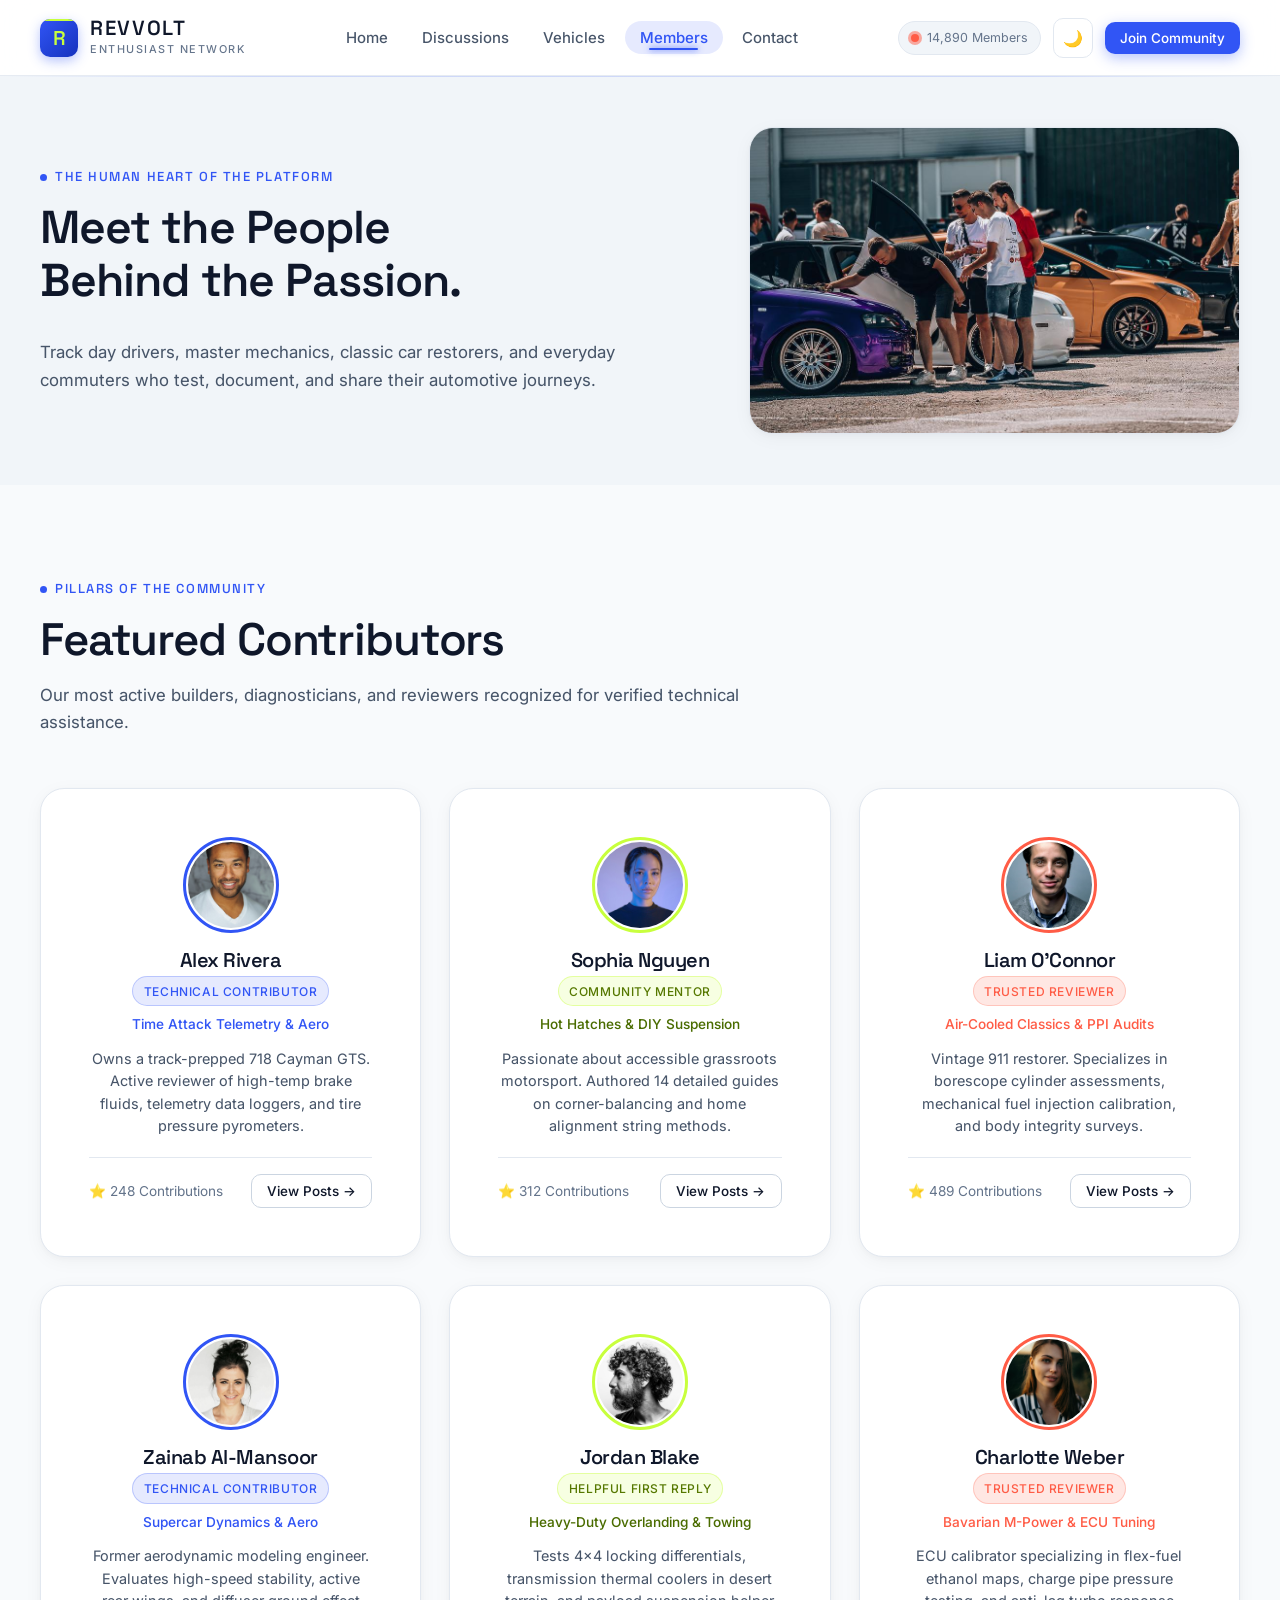
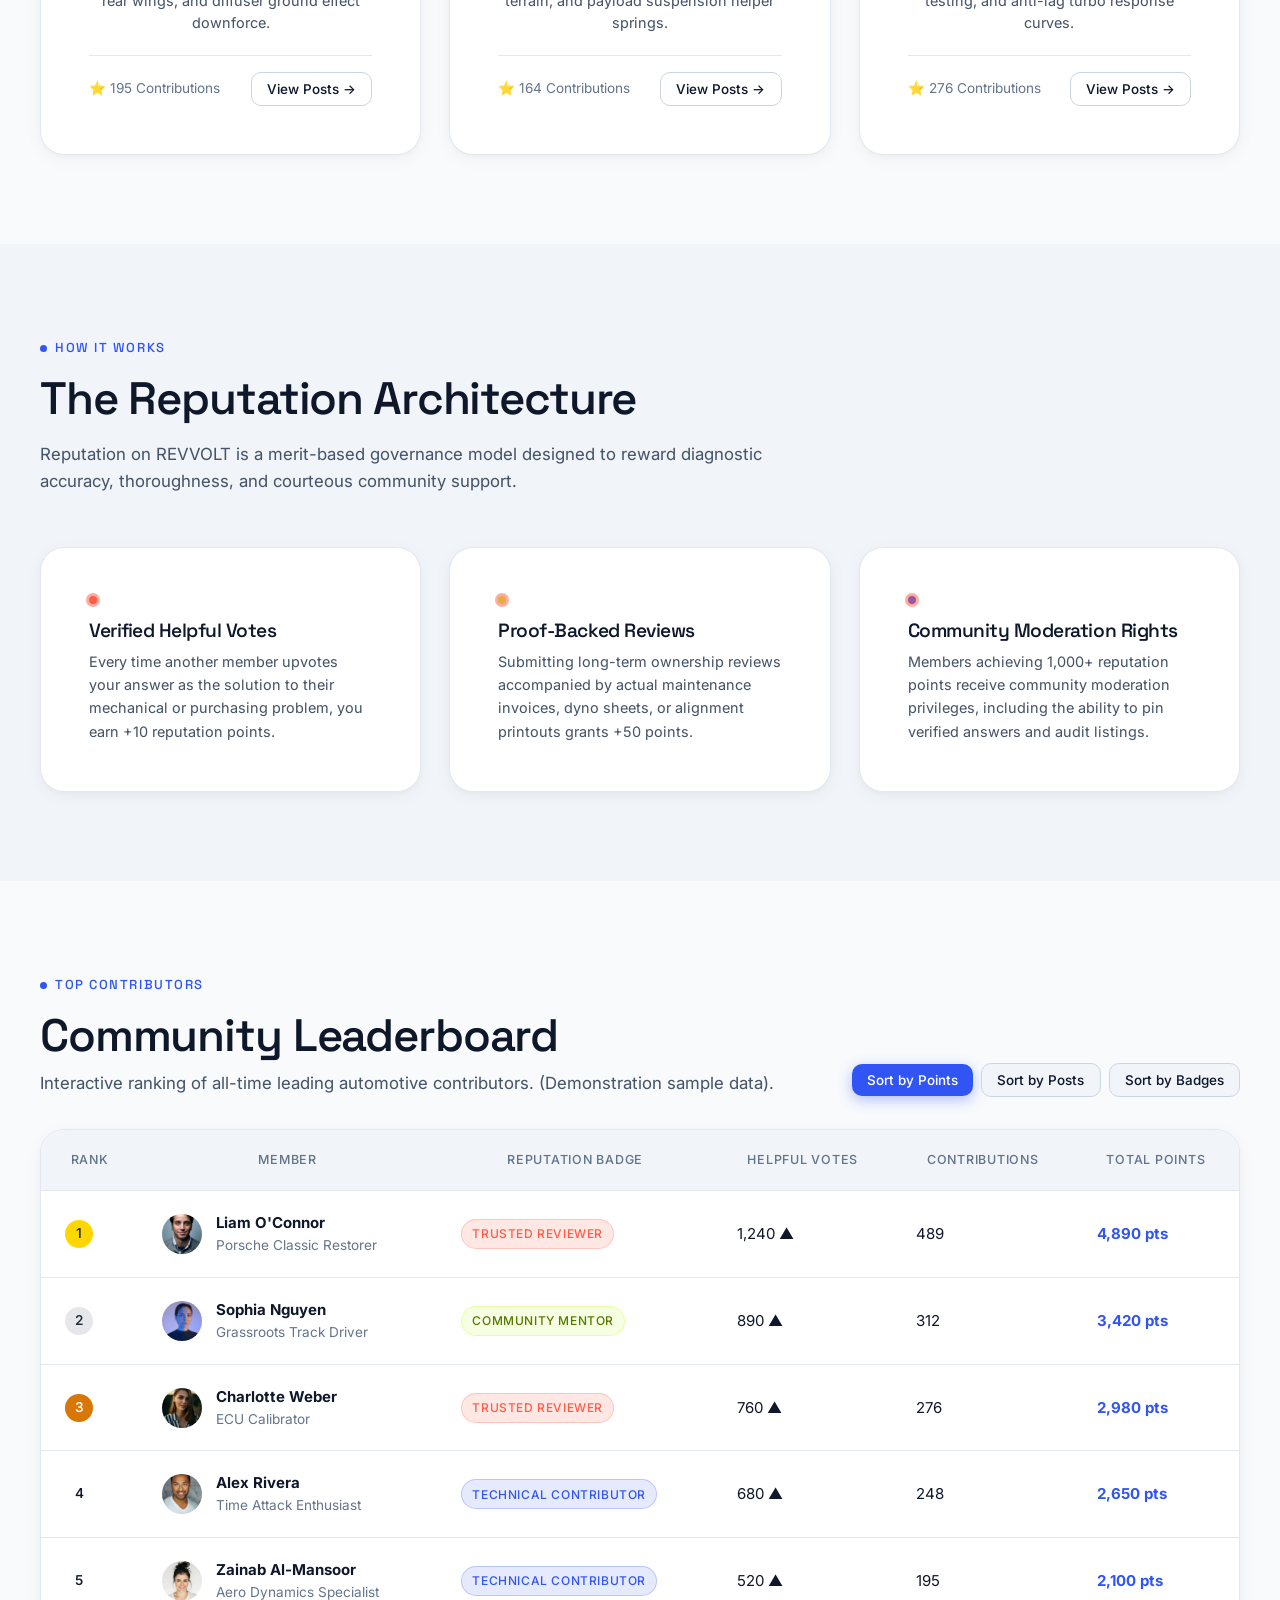
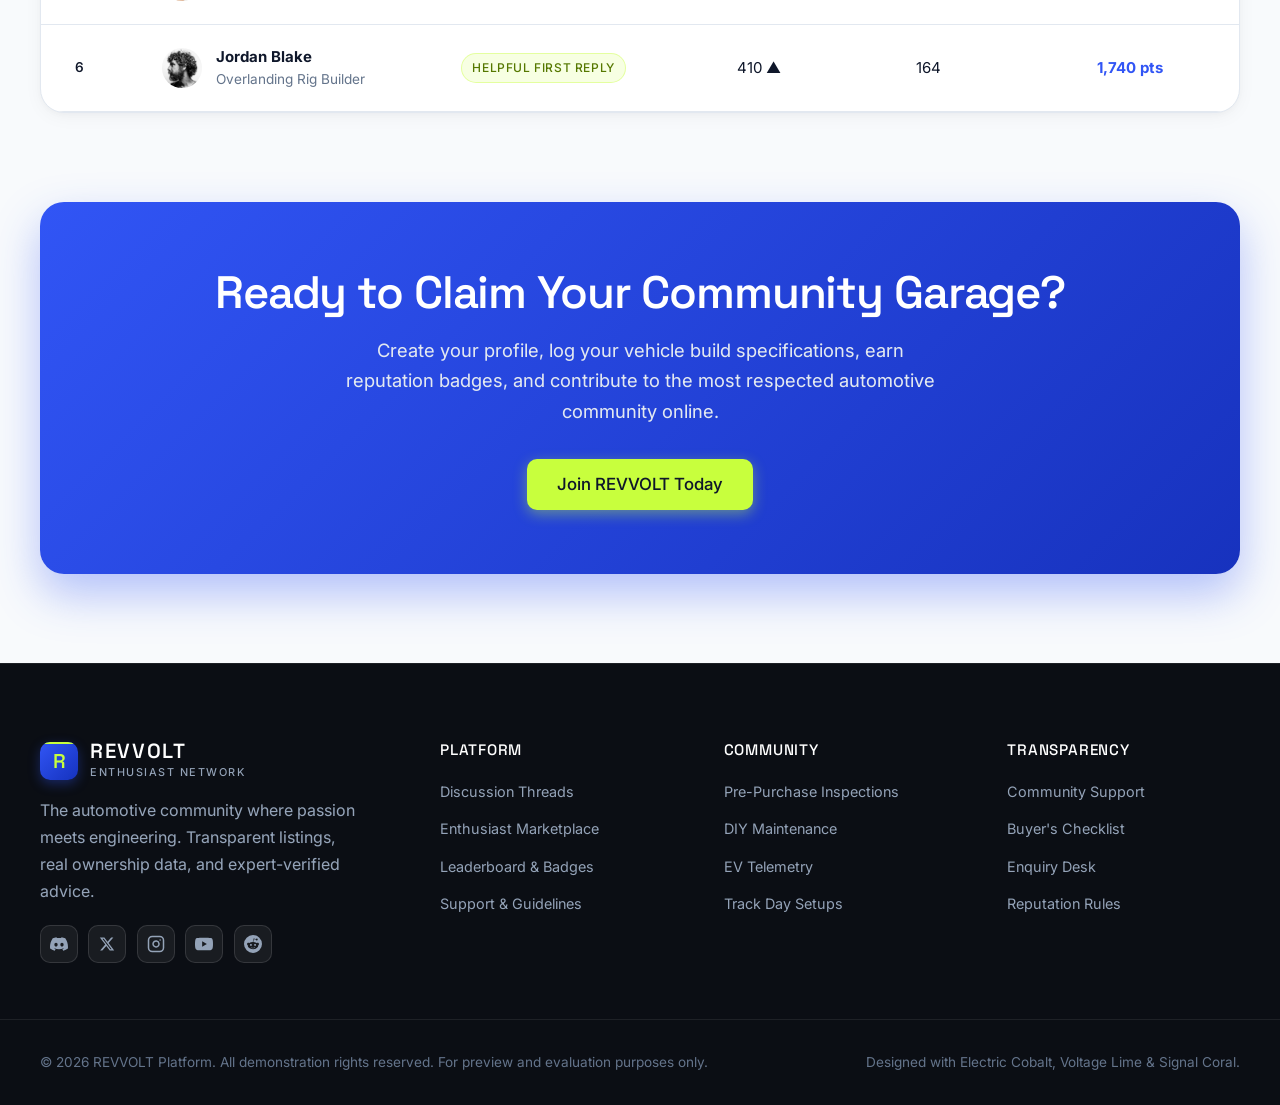
<file: members.html>
<!DOCTYPE html>
<html lang="en" data-theme="light">
<head>
  <meta charset="UTF-8">
  <meta name="viewport" content="width=device-width, initial-scale=1.0">
  <title>Community Members & Leaderboard — REVVOLT</title>
  <meta name="description" content="Meet top automotive contributors, track reputation badges, and explore our community leaderboard on REVVOLT.">
  <link rel="icon" type="image/svg+xml" href="assets/images/favicon.svg">
  <link rel="alternate icon" type="image/png" href="assets/images/favicon.png">
  <link rel="apple-touch-icon" href="assets/images/favicon.png">
  <link rel="stylesheet" href="assets/css/style.css">
</head>
<body>

  <!-- Top Scroll Progress Bar -->
  <div id="scroll-progress" aria-hidden="true"></div>

  <!-- Sticky Global Navigation -->
  <header class="site-header" role="banner">
    <div class="container navbar">
      <!-- Left: Logo & Brand -->
      <a href="index.html" class="brand-link" aria-label="REVVOLT Home">
        <span class="brand-symbol">R</span>
        <div class="brand-text">
          <span class="brand-name">REVVOLT</span>
          <span class="brand-sub">Enthusiast Network</span>
        </div>
      </a>

      <!-- Center: Navigation Links -->
      <nav class="nav-menu-wrap" aria-label="Main Navigation">
        <ul class="nav-menu">
          <li><a href="index.html" class="nav-link">Home</a></li>
          <li><a href="discussions.html" class="nav-link">Discussions</a></li>
          <li><a href="vehicles.html" class="nav-link">Vehicles</a></li>
          <li><a href="members.html" class="nav-link active" aria-current="page">Members</a></li>
          <li><a href="contact.html" class="nav-link">Contact</a></li>
        </ul>
      </nav>

      <!-- Right: System Controls & CTA -->
      <div class="nav-actions">
        <div class="nav-pulse-pill" title="Registered enthusiast members">
          <span class="pulse-dot"></span>
          <span>14,890 Members</span>
        </div>

        <button class="btn-icon theme-toggle-btn" aria-label="Toggle dark/light theme" title="Toggle theme">
          <span aria-hidden="true">🌙</span>
        </button>

        <a href="contact.html#join" class="btn btn-primary btn-sm">Join Community</a>

        <!-- Hamburger Toggle (<= 1024px) -->
        <button class="nav-toggle" aria-label="Open mobile navigation drawer" aria-expanded="false" aria-controls="mobile-drawer">
          <span class="nav-toggle-bar"></span>
          <span class="nav-toggle-bar"></span>
          <span class="nav-toggle-bar"></span>
        </button>
      </div>
    </div>
  </header>

  <!-- Mobile Drawer Backdrop & Navigation Drawer (320px) -->
  <div class="nav-drawer-backdrop" aria-hidden="true"></div>
  <aside id="mobile-drawer" class="nav-drawer" aria-label="Mobile Navigation Drawer">
    <div class="drawer-header">
      <a href="index.html" class="brand-link">
        <span class="brand-symbol">R</span>
        <div class="brand-text">
          <span class="brand-name">REVVOLT</span>
          <span class="brand-sub">Enthusiast Network</span>
        </div>
      </a>
      <button class="drawer-close-btn btn-icon" aria-label="Close navigation drawer">✕</button>
    </div>

    <ul class="drawer-links">
      <li><a href="index.html" class="drawer-link">Home <span>→</span></a></li>
      <li><a href="discussions.html" class="drawer-link">Discussions <span>→</span></a></li>
      <li><a href="vehicles.html" class="drawer-link">Vehicles <span>→</span></a></li>
      <li><a href="members.html" class="drawer-link active">Members <span>→</span></a></li>
      <li><a href="contact.html" class="drawer-link">Contact <span>→</span></a></li>
    </ul>

    <div class="drawer-footer">
      <div class="drawer-controls">
        <button class="btn btn-secondary btn-sm theme-toggle-btn" style="width: 100%;">Toggle Theme</button>
      </div>
      <a href="contact.html#join" class="btn btn-primary" style="width: 100%;">Join Community</a>
    </div>
  </aside>

  <main id="main-content">
    <!-- ====================================================================
         SECTION 1: MEMBER HERO
         ==================================================================== -->
    <section class="section-pad-sm telemetry-grid" style="background-color: var(--bg-surface-elevated);" aria-labelledby="member-hero-heading">
      <div class="container">
        <div class="page-hero-grid">
          <div class="page-hero-copy">
            <div class="eyebrow">
              <span class="eyebrow-dot"></span>
              THE HUMAN HEART OF THE PLATFORM
            </div>
            <h1 id="member-hero-heading" class="page-hero-title">
              Meet the People Behind the Passion.
            </h1>
            <p class="lead-text">
              Track day drivers, master mechanics, classic car restorers, and everyday commuters who test, document, and share their automotive journeys.
            </p>
          </div>
          <div class="page-hero-visual">
            <img src="assets/images/10.jpg" alt="Automotive enthusiasts examining tuned performance cars together" loading="lazy">
          </div>
        </div>
      </div>
    </section>

    <!-- ====================================================================
         SECTION 2: FEATURED CONTRIBUTORS (6 PROFILES)
         ==================================================================== -->
    <section class="section-pad" aria-labelledby="contributors-heading">
      <div class="container">
        <div class="section-header">
          <div class="eyebrow">
            <span class="eyebrow-dot"></span>
            PILLARS OF THE COMMUNITY
          </div>
          <h2 id="contributors-heading">Featured Contributors</h2>
          <p class="lead-text">
            Our most active builders, diagnosticians, and reviewers recognized for verified technical assistance.
          </p>
        </div>

        <div class="insights-grid">
          <!-- Member 1 -->
          <article class="contact-card" style="display: flex; flex-direction: column; align-items: center; text-align: center;">
            <div style="width: 96px; height: 96px; border-radius: var(--radius-pill); overflow: hidden; margin-block-end: 1rem; border: 3px solid var(--brand-cobalt); padding: 2px;">
              <img src="assets/images/member_1.jpg" alt="Alex Rivera portrait" style="width:100%; height:100%; object-fit: cover; border-radius: var(--radius-pill);">
            </div>
            <h3 style="font-size: 1.25rem; font-weight: 560; margin-block-end: 0.25rem;">Alex Rivera</h3>
            <span class="badge badge-cobalt" style="margin-block-end: 0.5rem;">Technical Contributor</span>
            <div class="caption" style="color: var(--brand-cobalt); font-weight: 520; margin-block-end: 0.75rem;">Time Attack Telemetry & Aero</div>
            <p style="font-size: 0.9rem; color: var(--text-secondary); line-height: 1.55; margin-block-end: 1.25rem; flex: 1;">
              Owns a track-prepped 718 Cayman GTS. Active reviewer of high-temp brake fluids, telemetry data loggers, and tire pressure pyrometers.
            </p>
            <div style="width: 100%; display: flex; justify-content: space-between; align-items: center; padding-block-start: 1rem; border-block-start: 1px solid var(--border-subtle);">
              <span class="caption">⭐ 248 Contributions</span>
              <a href="discussions.html" class="btn btn-sm btn-outline">View Posts →</a>
            </div>
          </article>

          <!-- Member 2 -->
          <article class="contact-card" style="display: flex; flex-direction: column; align-items: center; text-align: center;">
            <div style="width: 96px; height: 96px; border-radius: var(--radius-pill); overflow: hidden; margin-block-end: 1rem; border: 3px solid var(--brand-lime); padding: 2px;">
              <img src="assets/images/member_2.jpg" alt="Sophia Nguyen portrait" style="width:100%; height:100%; object-fit: cover; border-radius: var(--radius-pill);">
            </div>
            <h3 style="font-size: 1.25rem; font-weight: 560; margin-block-end: 0.25rem;">Sophia Nguyen</h3>
            <span class="badge badge-lime" style="margin-block-end: 0.5rem;">Community Mentor</span>
            <div class="caption" style="color: #4a6c00; font-weight: 520; margin-block-end: 0.75rem;">Hot Hatches & DIY Suspension</div>
            <p style="font-size: 0.9rem; color: var(--text-secondary); line-height: 1.55; margin-block-end: 1.25rem; flex: 1;">
              Passionate about accessible grassroots motorsport. Authored 14 detailed guides on corner-balancing and home alignment string methods.
            </p>
            <div style="width: 100%; display: flex; justify-content: space-between; align-items: center; padding-block-start: 1rem; border-block-start: 1px solid var(--border-subtle);">
              <span class="caption">⭐ 312 Contributions</span>
              <a href="discussions.html" class="btn btn-sm btn-outline">View Posts →</a>
            </div>
          </article>

          <!-- Member 3 -->
          <article class="contact-card" style="display: flex; flex-direction: column; align-items: center; text-align: center;">
            <div style="width: 96px; height: 96px; border-radius: var(--radius-pill); overflow: hidden; margin-block-end: 1rem; border: 3px solid var(--brand-coral); padding: 2px;">
              <img src="assets/images/member_3.jpg" alt="Liam O'Connor portrait" style="width:100%; height:100%; object-fit: cover; border-radius: var(--radius-pill);">
            </div>
            <h3 style="font-size: 1.25rem; font-weight: 560; margin-block-end: 0.25rem;">Liam O'Connor</h3>
            <span class="badge badge-coral" style="margin-block-end: 0.5rem;">Trusted Reviewer</span>
            <div class="caption" style="color: var(--brand-coral); font-weight: 520; margin-block-end: 0.75rem;">Air-Cooled Classics & PPI Audits</div>
            <p style="font-size: 0.9rem; color: var(--text-secondary); line-height: 1.55; margin-block-end: 1.25rem; flex: 1;">
              Vintage 911 restorer. Specializes in borescope cylinder assessments, mechanical fuel injection calibration, and body integrity surveys.
            </p>
            <div style="width: 100%; display: flex; justify-content: space-between; align-items: center; padding-block-start: 1rem; border-block-start: 1px solid var(--border-subtle);">
              <span class="caption">⭐ 489 Contributions</span>
              <a href="discussions.html" class="btn btn-sm btn-outline">View Posts →</a>
            </div>
          </article>

          <!-- Member 4 -->
          <article class="contact-card" style="display: flex; flex-direction: column; align-items: center; text-align: center;">
            <div style="width: 96px; height: 96px; border-radius: var(--radius-pill); overflow: hidden; margin-block-end: 1rem; border: 3px solid var(--brand-cobalt); padding: 2px;">
              <img src="assets/images/member_4.jpg" alt="Zainab Al-Mansoor portrait" style="width:100%; height:100%; object-fit: cover; border-radius: var(--radius-pill);">
            </div>
            <h3 style="font-size: 1.25rem; font-weight: 560; margin-block-end: 0.25rem;">Zainab Al-Mansoor</h3>
            <span class="badge badge-cobalt" style="margin-block-end: 0.5rem;">Technical Contributor</span>
            <div class="caption" style="color: var(--brand-cobalt); font-weight: 520; margin-block-end: 0.75rem;">Supercar Dynamics & Aero</div>
            <p style="font-size: 0.9rem; color: var(--text-secondary); line-height: 1.55; margin-block-end: 1.25rem; flex: 1;">
              Former aerodynamic modeling engineer. Evaluates high-speed stability, active rear wings, and diffuser ground effect downforce.
            </p>
            <div style="width: 100%; display: flex; justify-content: space-between; align-items: center; padding-block-start: 1rem; border-block-start: 1px solid var(--border-subtle);">
              <span class="caption">⭐ 195 Contributions</span>
              <a href="discussions.html" class="btn btn-sm btn-outline">View Posts →</a>
            </div>
          </article>

          <!-- Member 5 -->
          <article class="contact-card" style="display: flex; flex-direction: column; align-items: center; text-align: center;">
            <div style="width: 96px; height: 96px; border-radius: var(--radius-pill); overflow: hidden; margin-block-end: 1rem; border: 3px solid var(--brand-lime); padding: 2px;">
              <img src="assets/images/member_5.jpg" alt="Jordan Blake portrait" style="width:100%; height:100%; object-fit: cover; border-radius: var(--radius-pill);">
            </div>
            <h3 style="font-size: 1.25rem; font-weight: 560; margin-block-end: 0.25rem;">Jordan Blake</h3>
            <span class="badge badge-lime" style="margin-block-end: 0.5rem;">Helpful First Reply</span>
            <div class="caption" style="color: #4a6c00; font-weight: 520; margin-block-end: 0.75rem;">Heavy-Duty Overlanding & Towing</div>
            <p style="font-size: 0.9rem; color: var(--text-secondary); line-height: 1.55; margin-block-end: 1.25rem; flex: 1;">
              Tests 4x4 locking differentials, transmission thermal coolers in desert terrain, and payload suspension helper springs.
            </p>
            <div style="width: 100%; display: flex; justify-content: space-between; align-items: center; padding-block-start: 1rem; border-block-start: 1px solid var(--border-subtle);">
              <span class="caption">⭐ 164 Contributions</span>
              <a href="discussions.html" class="btn btn-sm btn-outline">View Posts →</a>
            </div>
          </article>

          <!-- Member 6 -->
          <article class="contact-card" style="display: flex; flex-direction: column; align-items: center; text-align: center;">
            <div style="width: 96px; height: 96px; border-radius: var(--radius-pill); overflow: hidden; margin-block-end: 1rem; border: 3px solid var(--brand-coral); padding: 2px;">
              <img src="assets/images/member_6.jpg" alt="Charlotte Weber portrait" style="width:100%; height:100%; object-fit: cover; border-radius: var(--radius-pill);">
            </div>
            <h3 style="font-size: 1.25rem; font-weight: 560; margin-block-end: 0.25rem;">Charlotte Weber</h3>
            <span class="badge badge-coral" style="margin-block-end: 0.5rem;">Trusted Reviewer</span>
            <div class="caption" style="color: var(--brand-coral); font-weight: 520; margin-block-end: 0.75rem;">Bavarian M-Power & ECU Tuning</div>
            <p style="font-size: 0.9rem; color: var(--text-secondary); line-height: 1.55; margin-block-end: 1.25rem; flex: 1;">
              ECU calibrator specializing in flex-fuel ethanol maps, charge pipe pressure testing, and anti-lag turbo response curves.
            </p>
            <div style="width: 100%; display: flex; justify-content: space-between; align-items: center; padding-block-start: 1rem; border-block-start: 1px solid var(--border-subtle);">
              <span class="caption">⭐ 276 Contributions</span>
              <a href="discussions.html" class="btn btn-sm btn-outline">View Posts →</a>
            </div>
          </article>
        </div>
      </div>
    </section>

    <!-- ====================================================================
         SECTION 3: REPUTATION SYSTEM EXPLAINED
         ==================================================================== -->
    <section id="reputation" class="section-pad" style="background-color: var(--bg-surface-elevated);" aria-labelledby="rep-system-heading">
      <div class="container">
        <div class="section-header">
          <div class="eyebrow">
            <span class="eyebrow-dot"></span>
            HOW IT WORKS
          </div>
          <h2 id="rep-system-heading">The Reputation Architecture</h2>
          <p class="lead-text">
            Reputation on REVVOLT is a merit-based governance model designed to reward diagnostic accuracy, thoroughness, and courteous community support.
          </p>
        </div>

        <div class="insights-grid">
          <div class="contact-card">
            <div class="pulse-dot" style="margin-block-end: 1rem;"></div>
            <h3 style="font-size: 1.2rem; font-weight: 560; margin-block-end: 0.5rem;">Verified Helpful Votes</h3>
            <p style="font-size: 0.9rem; color: var(--text-secondary); line-height: 1.6;">
              Every time another member upvotes your answer as the solution to their mechanical or purchasing problem, you earn +10 reputation points.
            </p>
          </div>

          <div class="contact-card">
            <div class="pulse-dot" style="background-color: var(--brand-lime); margin-block-end: 1rem;"></div>
            <h3 style="font-size: 1.2rem; font-weight: 560; margin-block-end: 0.5rem;">Proof-Backed Reviews</h3>
            <p style="font-size: 0.9rem; color: var(--text-secondary); line-height: 1.6;">
              Submitting long-term ownership reviews accompanied by actual maintenance invoices, dyno sheets, or alignment printouts grants +50 points.
            </p>
          </div>

          <div class="contact-card">
            <div class="pulse-dot" style="background-color: var(--brand-cobalt); margin-block-end: 1rem;"></div>
            <h3 style="font-size: 1.2rem; font-weight: 560; margin-block-end: 0.5rem;">Community Moderation Rights</h3>
            <p style="font-size: 0.9rem; color: var(--text-secondary); line-height: 1.6;">
              Members achieving 1,000+ reputation points receive community moderation privileges, including the ability to pin verified answers and audit listings.
            </p>
          </div>
        </div>
      </div>
    </section>

    <!-- ====================================================================
         SECTION 4: COMMUNITY LEADERBOARD (SORTABLE TABLE)
         ==================================================================== -->
    <section class="section-pad" aria-labelledby="leaderboard-heading">
      <div class="container">
        <div style="display: flex; justify-content: space-between; align-items: flex-end; flex-wrap: wrap; gap: 1rem; margin-block-end: 2rem;">
          <div>
            <div class="eyebrow">
              <span class="eyebrow-dot"></span>
              TOP CONTRIBUTORS
            </div>
            <h2 id="leaderboard-heading" style="margin-block-end: 0.5rem;">Community Leaderboard</h2>
            <p class="lead-text" style="margin-block-start: 0;">
              Interactive ranking of all-time leading automotive contributors. (Demonstration sample data).
            </p>
          </div>

          <!-- Sort Toggles -->
          <div class="leaderboard-sort-group" role="group" aria-label="Sort leaderboard">
            <button class="btn btn-sm btn-primary leaderboard-sort-btn" data-sort="points">Sort by Points</button>
            <button class="btn btn-sm btn-secondary leaderboard-sort-btn" data-sort="contributions">Sort by Posts</button>
            <button class="btn btn-sm btn-secondary leaderboard-sort-btn" data-sort="badges">Sort by Badges</button>
          </div>
        </div>

        <div class="leaderboard-table-wrap">
          <table class="leaderboard-table" aria-label="Community Contributor Leaderboard">
            <thead>
              <tr>
                <th scope="col">Rank</th>
                <th scope="col">Member</th>
                <th scope="col">Reputation Badge</th>
                <th scope="col">Helpful Votes</th>
                <th scope="col">Contributions</th>
                <th scope="col">Total Points</th>
              </tr>
            </thead>
            <tbody>
              <!-- Row 1 -->
              <tr data-points="4890" data-contributions="489" data-badges="6">
                <td><span class="rank-badge rank-1">1</span></td>
                <td>
                  <div class="member-cell">
                    <img src="assets/images/member_3.jpg" alt="Liam O'Connor avatar">
                    <div>
                      <strong>Liam O'Connor</strong>
                      <div class="caption">Porsche Classic Restorer</div>
                    </div>
                  </div>
                </td>
                <td><span class="badge badge-coral">Trusted Reviewer</span></td>
                <td>1,240 ▲</td>
                <td>489</td>
                <td><strong style="color: var(--brand-cobalt);">4,890 pts</strong></td>
              </tr>

              <!-- Row 2 -->
              <tr data-points="3420" data-contributions="312" data-badges="5">
                <td><span class="rank-badge rank-2">2</span></td>
                <td>
                  <div class="member-cell">
                    <img src="assets/images/member_2.jpg" alt="Sophia Nguyen avatar">
                    <div>
                      <strong>Sophia Nguyen</strong>
                      <div class="caption">Grassroots Track Driver</div>
                    </div>
                  </div>
                </td>
                <td><span class="badge badge-lime">Community Mentor</span></td>
                <td>890 ▲</td>
                <td>312</td>
                <td><strong style="color: var(--brand-cobalt);">3,420 pts</strong></td>
              </tr>

              <!-- Row 3 -->
              <tr data-points="2980" data-contributions="276" data-badges="4">
                <td><span class="rank-badge rank-3">3</span></td>
                <td>
                  <div class="member-cell">
                    <img src="assets/images/member_6.jpg" alt="Charlotte Weber avatar">
                    <div>
                      <strong>Charlotte Weber</strong>
                      <div class="caption">ECU Calibrator</div>
                    </div>
                  </div>
                </td>
                <td><span class="badge badge-coral">Trusted Reviewer</span></td>
                <td>760 ▲</td>
                <td>276</td>
                <td><strong style="color: var(--brand-cobalt);">2,980 pts</strong></td>
              </tr>

              <!-- Row 4 -->
              <tr data-points="2650" data-contributions="248" data-badges="4">
                <td><span class="rank-badge">4</span></td>
                <td>
                  <div class="member-cell">
                    <img src="assets/images/member_1.jpg" alt="Alex Rivera avatar">
                    <div>
                      <strong>Alex Rivera</strong>
                      <div class="caption">Time Attack Enthusiast</div>
                    </div>
                  </div>
                </td>
                <td><span class="badge badge-cobalt">Technical Contributor</span></td>
                <td>680 ▲</td>
                <td>248</td>
                <td><strong style="color: var(--brand-cobalt);">2,650 pts</strong></td>
              </tr>

              <!-- Row 5 -->
              <tr data-points="2100" data-contributions="195" data-badges="3">
                <td><span class="rank-badge">5</span></td>
                <td>
                  <div class="member-cell">
                    <img src="assets/images/member_4.jpg" alt="Zainab Al-Mansoor avatar">
                    <div>
                      <strong>Zainab Al-Mansoor</strong>
                      <div class="caption">Aero Dynamics Specialist</div>
                    </div>
                  </div>
                </td>
                <td><span class="badge badge-cobalt">Technical Contributor</span></td>
                <td>520 ▲</td>
                <td>195</td>
                <td><strong style="color: var(--brand-cobalt);">2,100 pts</strong></td>
              </tr>

              <!-- Row 6 -->
              <tr data-points="1740" data-contributions="164" data-badges="2">
                <td><span class="rank-badge">6</span></td>
                <td>
                  <div class="member-cell">
                    <img src="assets/images/member_5.jpg" alt="Jordan Blake avatar">
                    <div>
                      <strong>Jordan Blake</strong>
                      <div class="caption">Overlanding Rig Builder</div>
                    </div>
                  </div>
                </td>
                <td><span class="badge badge-lime">Helpful First Reply</span></td>
                <td>410 ▲</td>
                <td>164</td>
                <td><strong style="color: var(--brand-cobalt);">1,740 pts</strong></td>
              </tr>
            </tbody>
          </table>
        </div>
      </div>
    </section>

    <!-- ====================================================================
         SECTION 5: BRIGHT JOIN CTA
         ==================================================================== -->
    <section class="container" style="margin-block-end: clamp(4rem, 7vw, 7.5rem);" aria-labelledby="join-banner-heading">
      <div style="background: linear-gradient(135deg, var(--brand-cobalt) 0%, #1732be 100%); color: #fff; border-radius: var(--radius-xl); padding: clamp(2.5rem, 5vw, 4.5rem); text-align: center; box-shadow: 0 20px 45px var(--brand-cobalt-glow);">
        <h2 id="join-banner-heading" style="color: #fff; margin-block-end: 1rem;">Ready to Claim Your Community Garage?</h2>
        <p style="color: #e2e8f0; font-size: 1.15rem; max-width: 600px; margin-inline: auto; margin-block-end: 2rem;">
          Create your profile, log your vehicle build specifications, earn reputation badges, and contribute to the most respected automotive community online.
        </p>
        <a href="contact.html#join" class="btn btn-lime btn-lg">Join REVVOLT Today</a>
      </div>
    </section>
  </main>

  <!-- Global Footer -->
  <footer class="site-footer" role="contentinfo">
    <div class="container footer-grid">
      <div class="footer-brand">
        <a href="index.html" class="brand-link" style="color: #fff;">
          <span class="brand-symbol">R</span>
          <div class="brand-text">
            <span class="brand-name" style="color: #fff;">REVVOLT</span>
            <span class="brand-sub" style="color: #94A3B8;">Enthusiast Network</span>
          </div>
        </a>
        <p>
          The automotive community where passion meets engineering. Transparent listings, real ownership data, and expert-verified advice.
        </p>
        <div class="footer-social-links" aria-label="REVVOLT Social Networks">
          <a href="https://discord.com" target="_blank" rel="noopener noreferrer" class="footer-social-btn" aria-label="REVVOLT on Discord" title="Discord Community">
            <svg width="18" height="18" viewBox="0 0 24 24" fill="currentColor" aria-hidden="true">
              <path d="M20.317 4.37a19.791 19.791 0 0 0-4.885-1.515.074.074 0 0 0-.079.037c-.21.375-.444.864-.608 1.25a18.27 18.27 0 0 0-5.487 0 12.64 12.64 0 0 0-.617-1.25.077.077 0 0 0-.079-.037A19.736 19.736 0 0 0 3.677 4.37a.07.07 0 0 0-.032.027C.533 9.046-.32 13.58.099 18.057a.082.082 0 0 0 .031.057 19.9 19.9 0 0 0 5.993 3.03.078.078 0 0 0 .084-.028c.462-.63.874-1.295 1.226-1.994.021-.041.001-.09-.041-.106a13.107 13.107 0 0 1-1.872-.892.077.077 0 0 1-.008-.128 10.2 10.2 0 0 0 .372-.292.074.074 0 0 1 .077-.01c3.929 1.793 8.18 1.793 12.061 0a.074.074 0 0 1 .078.01c.12.098.246.198.373.292a.077.077 0 0 1-.006.127 12.299 12.299 0 0 1-1.873.893.077.077 0 0 0-.041.107c.36.698.772 1.362 1.225 1.993a.076.076 0 0 0 .084.028 19.839 19.839 0 0 0 6.002-3.03.077.077 0 0 0 .032-.054c.5-5.177-.838-9.674-3.549-13.66a.061.061 0 0 0-.031-.028zM8.02 15.33c-1.183 0-2.157-1.085-2.157-2.419 0-1.333.956-2.419 2.157-2.419 1.21 0 2.176 1.096 2.157 2.42 0 1.333-.956 2.418-2.157 2.418zm7.975 0c-1.183 0-2.157-1.085-2.157-2.419 0-1.333.955-2.419 2.157-2.419 1.21 0 2.176 1.096 2.157 2.42 0 1.333-.946 2.418-2.157 2.418z"/>
            </svg>
          </a>
          <a href="https://x.com" target="_blank" rel="noopener noreferrer" class="footer-social-btn" aria-label="REVVOLT on X" title="X (Twitter)">
            <svg width="16" height="16" viewBox="0 0 24 24" fill="currentColor" aria-hidden="true">
              <path d="M18.244 2.25h3.308l-7.227 8.26 8.502 11.24H16.17l-5.214-6.817L4.99 21.75H1.68l7.73-8.835L1.254 2.25H8.08l4.713 6.231zm-1.161 17.52h1.833L7.084 4.126H5.117z"/>
            </svg>
          </a>
          <a href="https://instagram.com" target="_blank" rel="noopener noreferrer" class="footer-social-btn" aria-label="REVVOLT on Instagram" title="Instagram">
            <svg width="18" height="18" viewBox="0 0 24 24" fill="none" stroke="currentColor" stroke-width="2" stroke-linecap="round" stroke-linejoin="round" aria-hidden="true">
              <rect x="2" y="2" width="20" height="20" rx="5" ry="5"></rect>
              <path d="M16 11.37A4 4 0 1 1 12.63 8 4 4 0 0 1 16 11.37z"></path>
              <line x1="17.5" y1="6.5" x2="17.51" y2="6.5"></line>
            </svg>
          </a>
          <a href="https://youtube.com" target="_blank" rel="noopener noreferrer" class="footer-social-btn" aria-label="REVVOLT on YouTube" title="YouTube Channel">
            <svg width="18" height="18" viewBox="0 0 24 24" fill="currentColor" aria-hidden="true">
              <path d="M23.498 6.186a3.016 3.016 0 0 0-2.122-2.136C19.505 3.545 12 3.545 12 3.545s-7.505 0-9.377.505A3.017 3.017 0 0 0 .502 6.186C0 8.07 0 12 0 12s0 3.93.502 5.814a3.016 3.016 0 0 0 2.122 2.136c1.871.505 9.376.505 9.376.505s7.505 0 9.377-.505a3.015 3.015 0 0 0 2.122-2.136C24 15.93 24 12 24 12s0-3.93-.502-5.814zM9.545 15.568V8.432L15.818 12l-6.273 3.568z"/>
            </svg>
          </a>
          <a href="https://reddit.com" target="_blank" rel="noopener noreferrer" class="footer-social-btn" aria-label="REVVOLT on Reddit" title="Reddit Subreddit">
            <svg width="18" height="18" viewBox="0 0 24 24" fill="currentColor" aria-hidden="true">
              <path d="M12 0A12 12 0 0 0 0 12a12 12 0 0 0 12 12 12 12 0 0 0 12-12A12 12 0 0 0 12 0zm5.01 4.744c.688 0 1.25.561 1.25 1.249a1.25 1.25 0 0 1-2.498.056l-2.597-.547-.8 3.747c1.824.07 3.48.632 4.674 1.488.308-.309.73-.491 1.207-.491.968 0 1.754.786 1.754 1.754 0 .716-.435 1.333-1.01 1.614a3.111 3.111 0 0 1 .042.52c0 2.694-3.13 4.87-7.004 4.87-3.874 0-7.004-2.176-7.004-4.87 0-.183.015-.366.043-.534A1.748 1.748 0 0 1 4.028 12c0-.968.786-1.754 1.754-1.754.463 0 .898.196 1.207.49 1.207-.883 2.878-1.43 4.744-1.487l.885-4.182a.342.342 0 0 1 .14-.197.35.35 0 0 1 .238-.042l2.906.617a1.214 1.214 0 0 1 1.108-.703zM9.25 12C8.56 12 8 12.56 8 13.25c0 .688.56 1.25 1.25 1.25.688 0 1.25-.562 1.25-1.25 0-.69-.562-1.25-1.25-1.25zm5.5 0c-.688 0-1.25.56-1.25 1.25 0 .688.562 1.25 1.25 1.25.69 0 1.25-.562 1.25-1.25 0-.69-.56-1.25-1.25-1.25zm-5.465 4.417c-.085.086-.085.226 0 .312.835.836 2.128.98 2.715.98.586 0 1.88-.144 2.715-.98a.22.22 0 0 0 0-.312.22.22 0 0 0-.313 0c-.687.688-1.796.812-2.402.812-.606 0-1.715-.124-2.402-.812a.22.22 0 0 0-.313 0z"/>
            </svg>
          </a>
        </div>
      </div>

      <div class="footer-col">
        <h4>Platform</h4>
        <ul class="footer-links">
          <li><a href="discussions.html" class="footer-link">Discussion Threads</a></li>
          <li><a href="vehicles.html" class="footer-link">Enthusiast Marketplace</a></li>
          <li><a href="members.html" class="footer-link">Leaderboard & Badges</a></li>
          <li><a href="contact.html" class="footer-link">Support & Guidelines</a></li>
        </ul>
      </div>

      <div class="footer-col">
        <h4>Community</h4>
        <ul class="footer-links">
          <li><a href="discussions.html?cat=buying-advice" class="footer-link">Pre-Purchase Inspections</a></li>
          <li><a href="discussions.html?cat=maintenance" class="footer-link">DIY Maintenance</a></li>
          <li><a href="discussions.html?cat=ev" class="footer-link">EV Telemetry</a></li>
          <li><a href="discussions.html?cat=performance" class="footer-link">Track Day Setups</a></li>
        </ul>
      </div>

      <div class="footer-col">
        <h4>Transparency</h4>
        <ul class="footer-links">
          <li><a href="contact.html" class="footer-link">Community Support</a></li>
          <li><a href="vehicles.html#checklist" class="footer-link">Buyer's Checklist</a></li>
          <li><a href="contact.html" class="footer-link">Enquiry Desk</a></li>
          <li><a href="members.html#reputation" class="footer-link">Reputation Rules</a></li>
        </ul>
      </div>
    </div>

    <div class="container footer-bottom">
      <div>© 2026 REVVOLT Platform. All demonstration rights reserved. For preview and evaluation purposes only.</div>
      <div>Designed with Electric Cobalt, Voltage Lime & Signal Coral.</div>
    </div>
  </footer>

  <!-- Back to Top Floating Button -->
  <button class="back-to-top-btn" aria-label="Scroll back to top">↑</button>

  <script src="assets/js/main.js"></script>
</body>
</html>
</file>
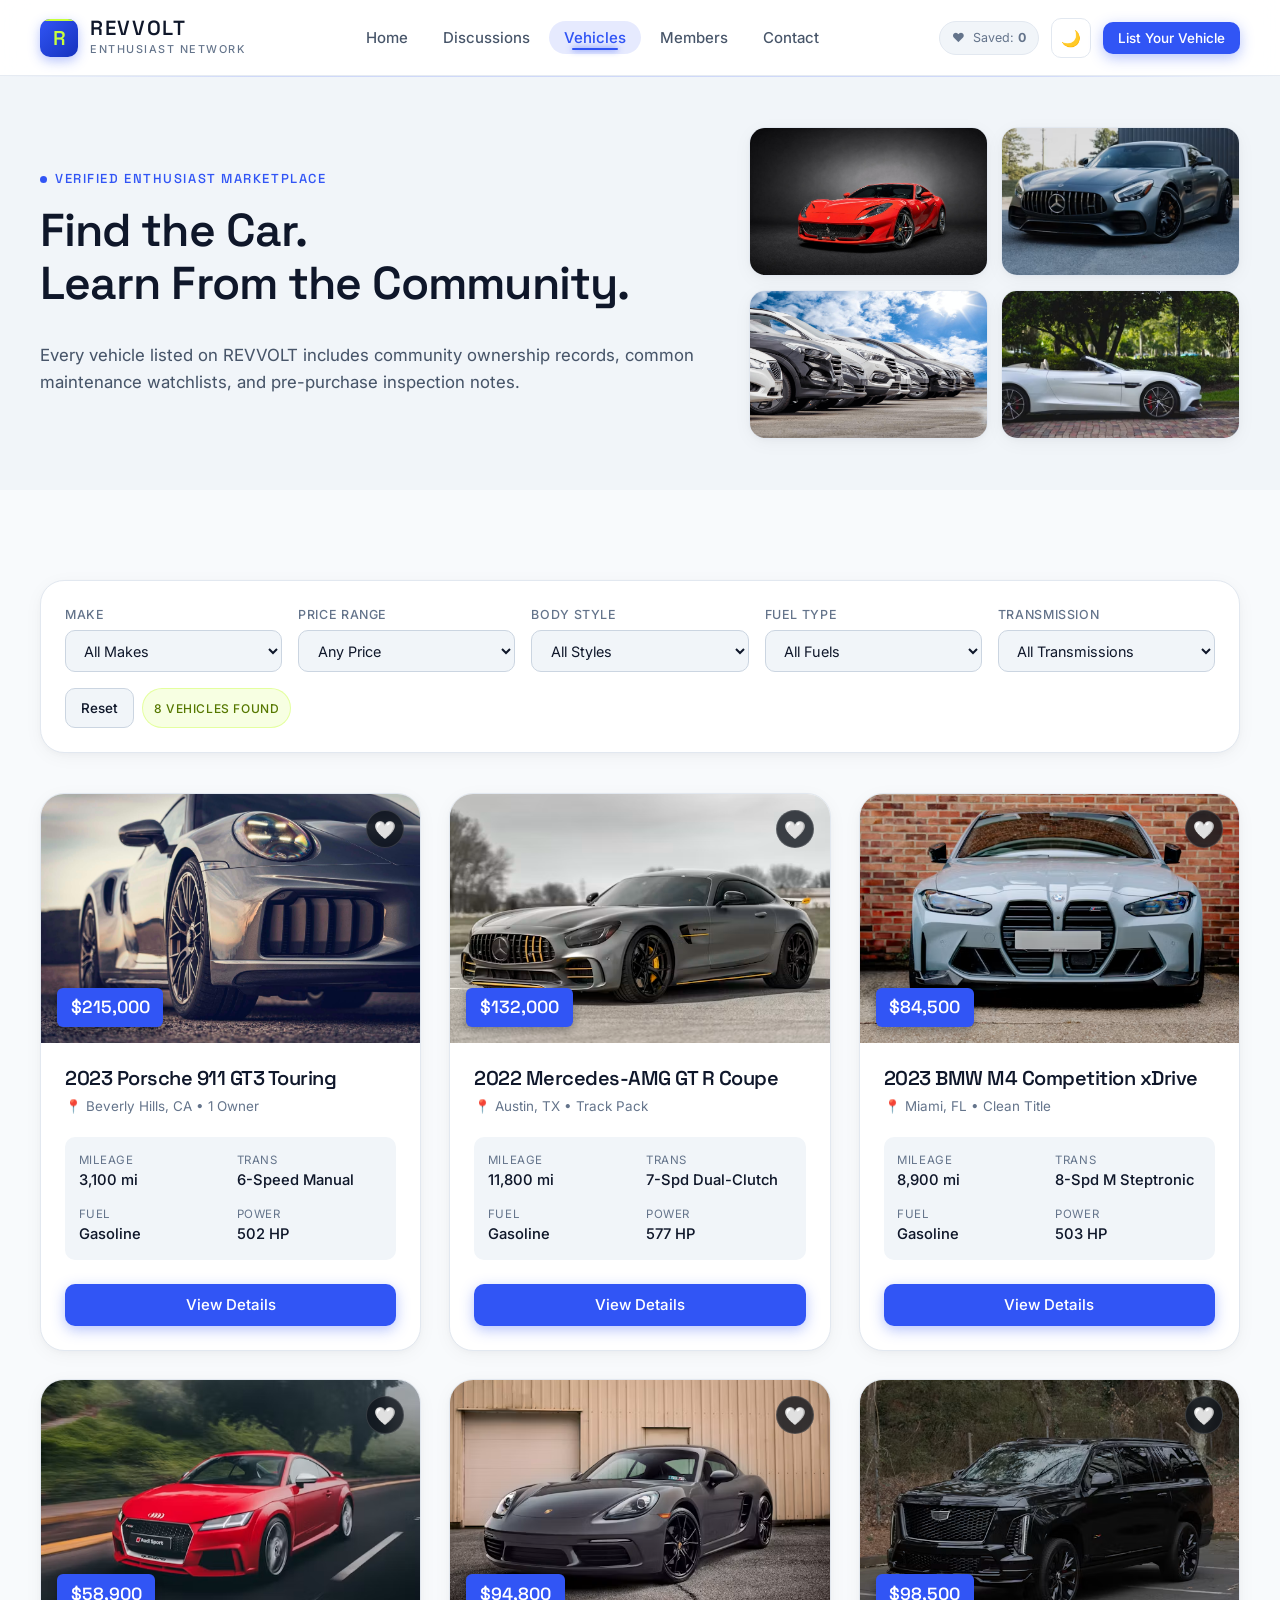
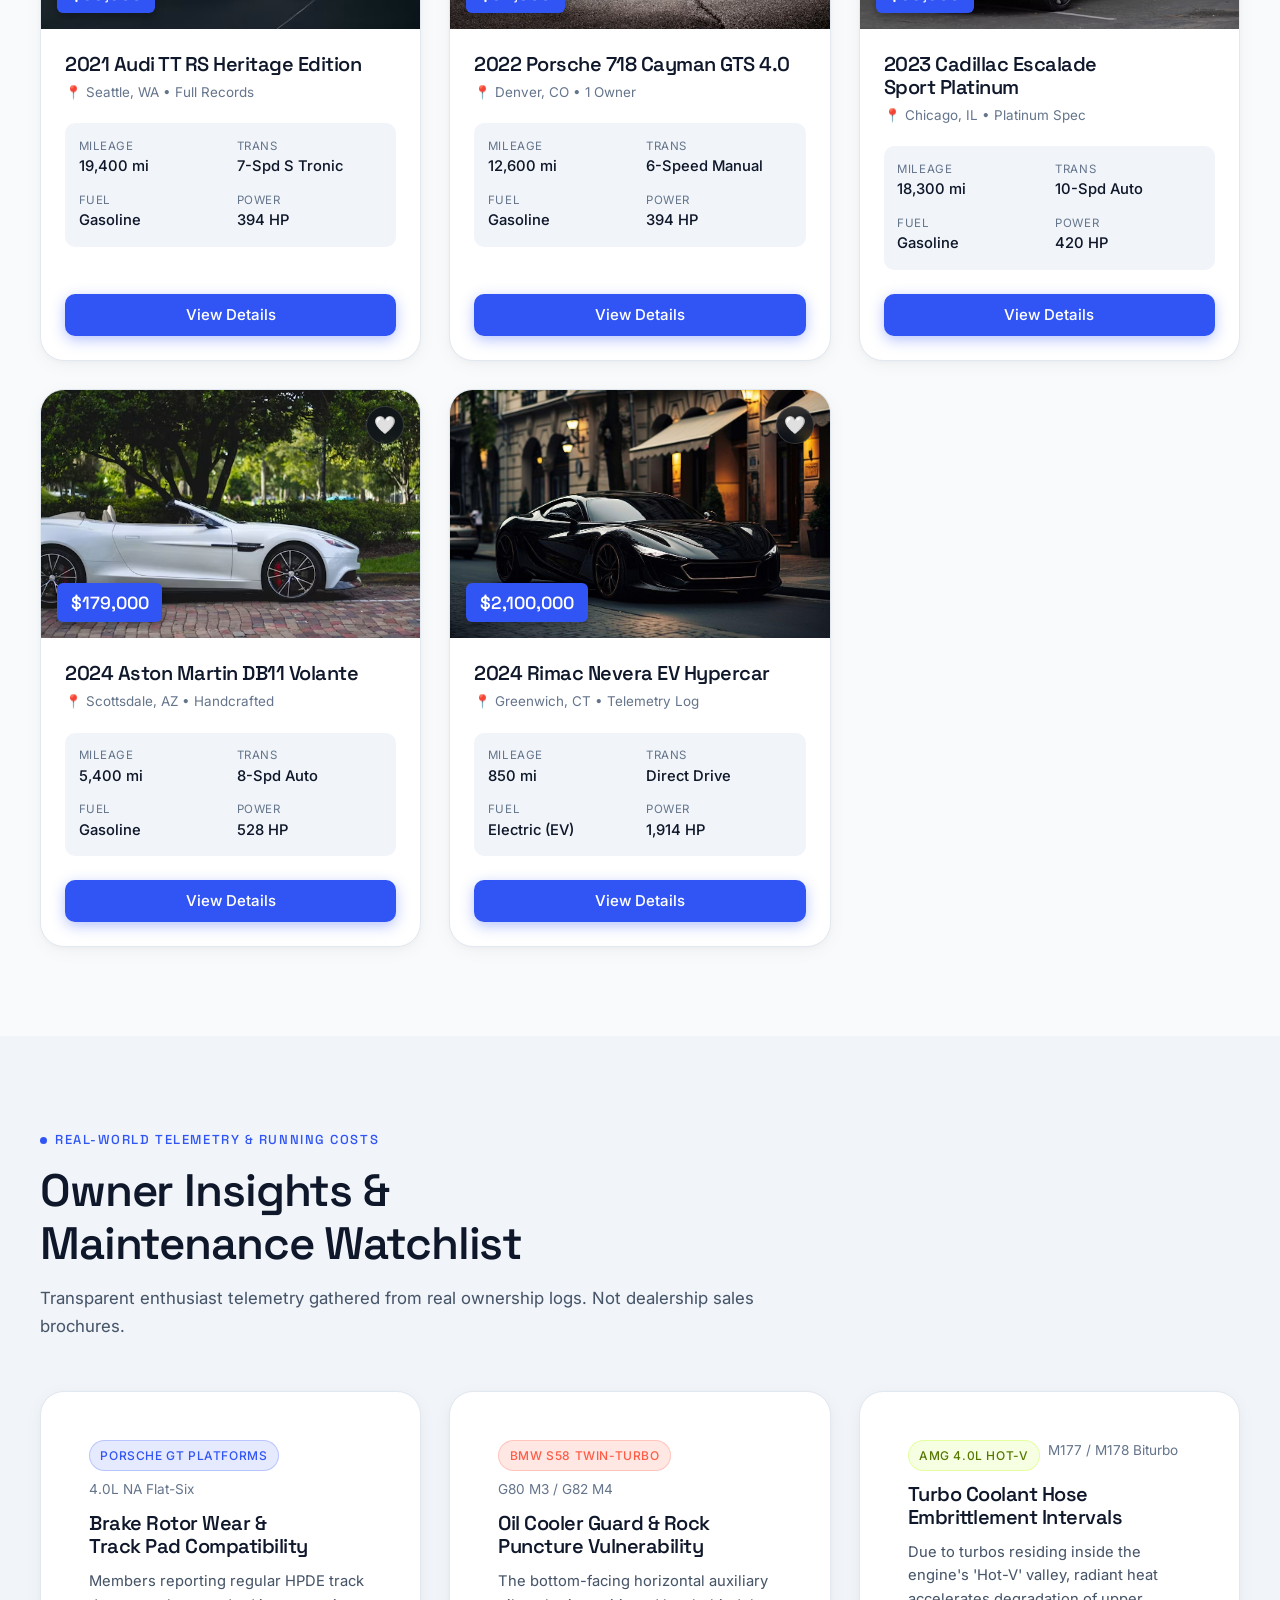
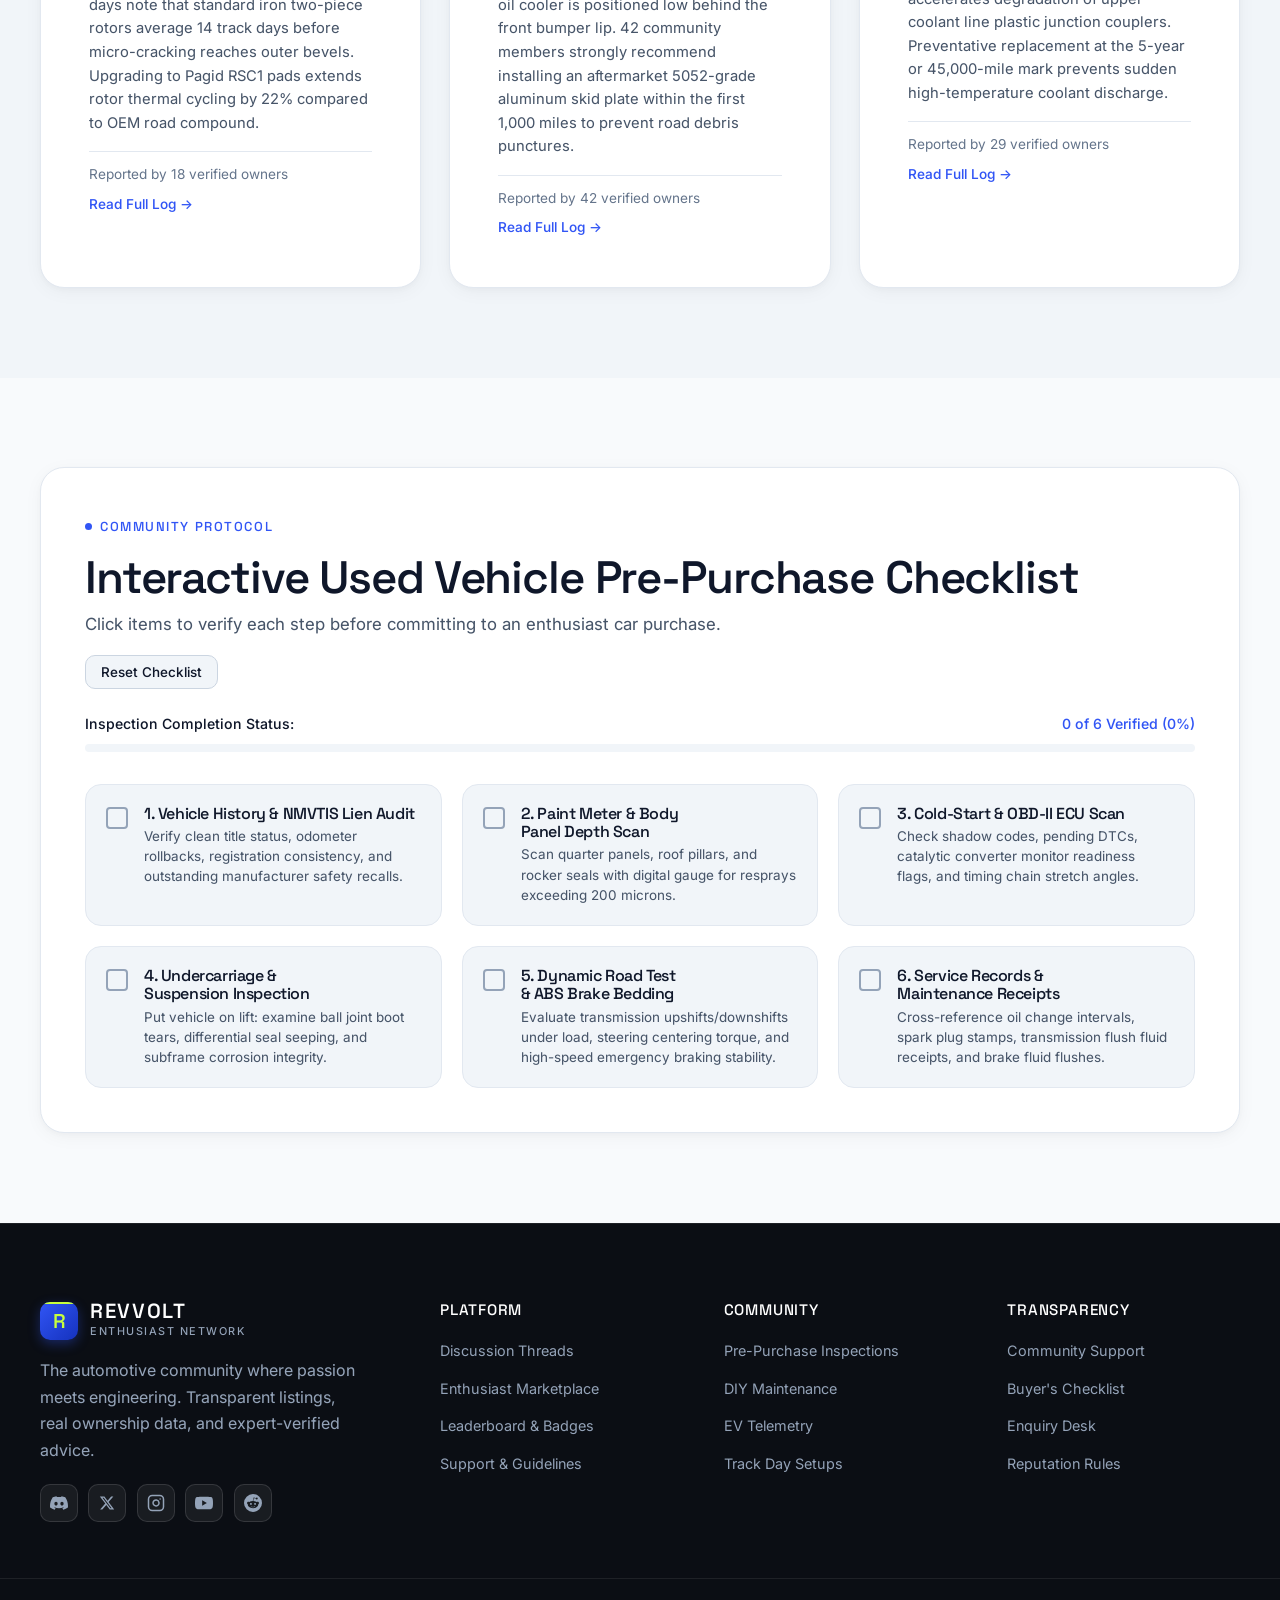
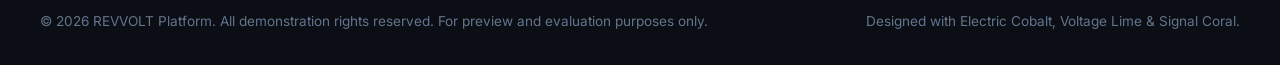
<file: vehicles.html>
<!DOCTYPE html>
<html lang="en" data-theme="light">
<head>
  <meta charset="UTF-8">
  <meta name="viewport" content="width=device-width, initial-scale=1.0">
  <title>Vehicles Marketplace — REVVOLT Automotive Community</title>
  <meta name="description" content="Discover verified enthusiast vehicles for sale, cross-reference community inspection reports, and evaluate real-world ownership data on REVVOLT.">
  <link rel="icon" type="image/svg+xml" href="assets/images/favicon.svg">
  <link rel="alternate icon" type="image/png" href="assets/images/favicon.png">
  <link rel="apple-touch-icon" href="assets/images/favicon.png">
  <link rel="stylesheet" href="assets/css/style.css">
</head>
<body>

  <!-- Top Scroll Progress Bar -->
  <div id="scroll-progress" aria-hidden="true"></div>

  <!-- Sticky Global Navigation -->
  <header class="site-header" role="banner">
    <div class="container navbar">
      <!-- Left: Logo & Brand -->
      <a href="index.html" class="brand-link" aria-label="REVVOLT Home">
        <span class="brand-symbol">R</span>
        <div class="brand-text">
          <span class="brand-name">REVVOLT</span>
          <span class="brand-sub">Enthusiast Network</span>
        </div>
      </a>

      <!-- Center: Navigation Links -->
      <nav class="nav-menu-wrap" aria-label="Main Navigation">
        <ul class="nav-menu">
          <li><a href="index.html" class="nav-link">Home</a></li>
          <li><a href="discussions.html" class="nav-link">Discussions</a></li>
          <li><a href="vehicles.html" class="nav-link active" aria-current="page">Vehicles</a></li>
          <li><a href="members.html" class="nav-link">Members</a></li>
          <li><a href="contact.html" class="nav-link">Contact</a></li>
        </ul>
      </nav>

      <!-- Right: System Controls & CTA -->
      <div class="nav-actions">
        <div class="nav-pulse-pill" title="Vehicles saved in your garage">
          <span aria-hidden="true">❤️</span>
          <span>Saved: <strong id="saved-cars-count">0</strong></span>
        </div>

        <button class="btn-icon theme-toggle-btn" aria-label="Toggle dark/light theme" title="Toggle theme">
          <span aria-hidden="true">🌙</span>
        </button>

        <a href="contact.html?enquiry=sell" class="btn btn-primary btn-sm">List Your Vehicle</a>

        <!-- Hamburger Toggle (<= 1024px) -->
        <button class="nav-toggle" aria-label="Open mobile navigation drawer" aria-expanded="false" aria-controls="mobile-drawer">
          <span class="nav-toggle-bar"></span>
          <span class="nav-toggle-bar"></span>
          <span class="nav-toggle-bar"></span>
        </button>
      </div>
    </div>
  </header>

  <!-- Mobile Drawer Backdrop & Navigation Drawer (320px) -->
  <div class="nav-drawer-backdrop" aria-hidden="true"></div>
  <aside id="mobile-drawer" class="nav-drawer" aria-label="Mobile Navigation Drawer">
    <div class="drawer-header">
      <a href="index.html" class="brand-link">
        <span class="brand-symbol">R</span>
        <div class="brand-text">
          <span class="brand-name">REVVOLT</span>
          <span class="brand-sub">Enthusiast Network</span>
        </div>
      </a>
      <button class="drawer-close-btn btn-icon" aria-label="Close navigation drawer">✕</button>
    </div>

    <ul class="drawer-links">
      <li><a href="index.html" class="drawer-link">Home <span>→</span></a></li>
      <li><a href="discussions.html" class="drawer-link">Discussions <span>→</span></a></li>
      <li><a href="vehicles.html" class="drawer-link active">Vehicles <span>→</span></a></li>
      <li><a href="members.html" class="drawer-link">Members <span>→</span></a></li>
      <li><a href="contact.html" class="drawer-link">Contact <span>→</span></a></li>
    </ul>

    <div class="drawer-footer">
      <div class="drawer-controls">
        <button class="btn btn-secondary btn-sm theme-toggle-btn" style="width: 100%;">Toggle Theme</button>
      </div>
      <a href="contact.html?enquiry=sell" class="btn btn-primary" style="width: 100%;">List Your Vehicle</a>
    </div>
  </aside>

  <main id="main-content">
    <!-- ====================================================================
         SECTION 1: VEHICLE HERO
         ==================================================================== -->
    <section class="section-pad-sm telemetry-grid" style="background-color: var(--bg-surface-elevated);" aria-labelledby="veh-hero-heading">
      <div class="container">
        <div class="page-hero-grid">
          <div class="page-hero-copy">
            <div class="eyebrow">
              <span class="eyebrow-dot"></span>
              VERIFIED ENTHUSIAST MARKETPLACE
            </div>
            <h1 id="veh-hero-heading" class="page-hero-title">
              Find the Car.<br>
              Learn From the Community.
            </h1>
            <p class="lead-text">
              Every vehicle listed on REVVOLT includes community ownership records, common maintenance watchlists, and pre-purchase inspection notes.
            </p>
          </div>

          <!-- Vehicle Photography Showcase Strip (Placed Below Content on Mobile) -->
          <div class="veh-hero-gallery" aria-label="Featured vehicle preview strip">
            <div class="veh-gallery-card">
              <img src="assets/images/8.jpg" alt="Ferrari 812 Superfast in studio light" loading="lazy">
            </div>
            <div class="veh-gallery-card">
              <img src="assets/images/32.jpg" alt="Mercedes-AMG GT Coupe" loading="lazy">
            </div>
            <div class="veh-gallery-card">
              <img src="assets/images/4.jpg" alt="Modern SUVs in sunshine" loading="lazy">
            </div>
            <div class="veh-gallery-card">
              <img src="assets/images/47.jpg" alt="Aston Martin convertible side profile" loading="lazy">
            </div>
          </div>
        </div>
      </div>
    </section>

    <!-- ====================================================================
         SECTION 2 & 3: VEHICLE SEARCH FILTERS & LISTING GRID (8 VEHICLES)
         ==================================================================== -->
    <section class="section-pad">
      <div class="container">
        <!-- Filter Controls Panel -->
        <div class="filter-panel">
          <form id="vehicle-filter-form">
            <div class="filter-grid">
              <!-- Make Filter -->
              <div class="filter-field">
                <label for="filter-make" class="filter-label">Make</label>
                <select id="filter-make" class="filter-select">
                  <option value="all">All Makes</option>
                  <option value="porsche">Porsche</option>
                  <option value="mercedes-benz">Mercedes-Benz</option>
                  <option value="bmw">BMW</option>
                  <option value="audi">Audi</option>
                  <option value="cadillac">Cadillac</option>
                  <option value="aston-martin">Aston Martin</option>
                  <option value="rimac">Rimac</option>
                </select>
              </div>

              <!-- Price Filter -->
              <div class="filter-field">
                <label for="filter-price" class="filter-label">Price Range</label>
                <select id="filter-price" class="filter-select">
                  <option value="all">Any Price</option>
                  <option value="under-75k">Under $75,000</option>
                  <option value="75k-150k">$75,000 – $150,000</option>
                  <option value="over-150k">Over $150,000</option>
                </select>
              </div>

              <!-- Vehicle Type -->
              <div class="filter-field">
                <label for="filter-type" class="filter-label">Body Style</label>
                <select id="filter-type" class="filter-select">
                  <option value="all">All Styles</option>
                  <option value="coupe">Coupe</option>
                  <option value="suv">SUV</option>
                  <option value="convertible">Convertible</option>
                  <option value="supercar">Supercar</option>
                </select>
              </div>

              <!-- Fuel Type -->
              <div class="filter-field">
                <label for="filter-fuel" class="filter-label">Fuel Type</label>
                <select id="filter-fuel" class="filter-select">
                  <option value="all">All Fuels</option>
                  <option value="gasoline">Gasoline</option>
                  <option value="electric">Electric (EV)</option>
                </select>
              </div>

              <!-- Transmission -->
              <div class="filter-field">
                <label for="filter-trans" class="filter-label">Transmission</label>
                <select id="filter-trans" class="filter-select">
                  <option value="all">All Transmissions</option>
                  <option value="manual">Manual (3-Pedal)</option>
                  <option value="dual-clutch">Dual-Clutch (PDK/DCT)</option>
                  <option value="automatic">Automatic</option>
                </select>
              </div>

              <!-- Actions & Counter -->
              <div class="filter-actions">
                <button type="button" id="clear-vehicle-filters" class="btn btn-secondary btn-sm" style="height: 40px;">Reset</button>
                <span id="vehicle-result-count" class="badge badge-lime" style="height: 40px; display: inline-flex; align-items: center;">8 vehicles found</span>
              </div>
            </div>
          </form>
        </div>

        <!-- 8 Vehicle Listing Grid (Aligned baseline actions, unique images) -->
        <div class="vehicles-grid" role="region" aria-label="Vehicle Listings">
          <!-- Listing 1 -->
          <article class="vehicle-card" data-vehicle-id="veh-1" data-make="porsche" data-type="coupe" data-fuel="gasoline" data-trans="manual" data-price="215000">
            <div class="vehicle-img-wrap">
              <img src="assets/images/5.jpg" alt="2023 Porsche 911 GT3 Touring front quarter" class="vehicle-img" loading="lazy">
              <button class="vehicle-save-btn" data-vehicle-id="veh-1" aria-label="Save vehicle">🤍</button>
              <div class="vehicle-price-tag">$215,000</div>
            </div>
            <div class="vehicle-card-body">
              <h3 class="vehicle-title">2023 Porsche 911 GT3 Touring</h3>
              <div class="vehicle-location">📍 Beverly Hills, CA • 1 Owner</div>
              <div class="vehicle-specs-grid">
                <div class="spec-item"><span class="spec-key">Mileage</span><span class="spec-val-sm">3,100 mi</span></div>
                <div class="spec-item"><span class="spec-key">Trans</span><span class="spec-val-sm">6-Speed Manual</span></div>
                <div class="spec-item"><span class="spec-key">Fuel</span><span class="spec-val-sm">Gasoline</span></div>
                <div class="spec-item"><span class="spec-key">Power</span><span class="spec-val-sm">502 HP</span></div>
              </div>
              <div class="vehicle-card-footer">
                <button class="btn btn-primary view-vehicle-btn" data-vehicle-id="veh-1">View Details</button>
              </div>
            </div>
          </article>

          <!-- Listing 2 -->
          <article class="vehicle-card" data-vehicle-id="veh-2" data-make="mercedes-benz" data-type="coupe" data-fuel="gasoline" data-trans="dual-clutch" data-price="132000">
            <div class="vehicle-img-wrap">
              <img src="assets/images/41.jpg" alt="2022 Mercedes-AMG GT R Coupe" class="vehicle-img" loading="lazy">
              <button class="vehicle-save-btn" data-vehicle-id="veh-2" aria-label="Save vehicle">🤍</button>
              <div class="vehicle-price-tag">$132,000</div>
            </div>
            <div class="vehicle-card-body">
              <h3 class="vehicle-title">2022 Mercedes-AMG GT R Coupe</h3>
              <div class="vehicle-location">📍 Austin, TX • Track Pack</div>
              <div class="vehicle-specs-grid">
                <div class="spec-item"><span class="spec-key">Mileage</span><span class="spec-val-sm">11,800 mi</span></div>
                <div class="spec-item"><span class="spec-key">Trans</span><span class="spec-val-sm">7-Spd Dual-Clutch</span></div>
                <div class="spec-item"><span class="spec-key">Fuel</span><span class="spec-val-sm">Gasoline</span></div>
                <div class="spec-item"><span class="spec-key">Power</span><span class="spec-val-sm">577 HP</span></div>
              </div>
              <div class="vehicle-card-footer">
                <button class="btn btn-primary view-vehicle-btn" data-vehicle-id="veh-2">View Details</button>
              </div>
            </div>
          </article>

          <!-- Listing 3 -->
          <article class="vehicle-card" data-vehicle-id="veh-3" data-make="bmw" data-type="coupe" data-fuel="gasoline" data-trans="automatic" data-price="84500">
            <div class="vehicle-img-wrap">
              <img src="assets/images/33.jpg" alt="2023 BMW M4 Competition xDrive" class="vehicle-img" loading="lazy">
              <button class="vehicle-save-btn" data-vehicle-id="veh-3" aria-label="Save vehicle">🤍</button>
              <div class="vehicle-price-tag">$84,500</div>
            </div>
            <div class="vehicle-card-body">
              <h3 class="vehicle-title">2023 BMW M4 Competition xDrive</h3>
              <div class="vehicle-location">📍 Miami, FL • Clean Title</div>
              <div class="vehicle-specs-grid">
                <div class="spec-item"><span class="spec-key">Mileage</span><span class="spec-val-sm">8,900 mi</span></div>
                <div class="spec-item"><span class="spec-key">Trans</span><span class="spec-val-sm">8-Spd M Steptronic</span></div>
                <div class="spec-item"><span class="spec-key">Fuel</span><span class="spec-val-sm">Gasoline</span></div>
                <div class="spec-item"><span class="spec-key">Power</span><span class="spec-val-sm">503 HP</span></div>
              </div>
              <div class="vehicle-card-footer">
                <button class="btn btn-primary view-vehicle-btn" data-vehicle-id="veh-3">View Details</button>
              </div>
            </div>
          </article>

          <!-- Listing 4 -->
          <article class="vehicle-card" data-vehicle-id="veh-4" data-make="audi" data-type="coupe" data-fuel="gasoline" data-trans="dual-clutch" data-price="58900">
            <div class="vehicle-img-wrap">
              <img src="assets/images/46.jpg" alt="2021 Audi TT RS Coupe" class="vehicle-img" loading="lazy">
              <button class="vehicle-save-btn" data-vehicle-id="veh-4" aria-label="Save vehicle">🤍</button>
              <div class="vehicle-price-tag">$58,900</div>
            </div>
            <div class="vehicle-card-body">
              <h3 class="vehicle-title">2021 Audi TT RS Heritage Edition</h3>
              <div class="vehicle-location">📍 Seattle, WA • Full Records</div>
              <div class="vehicle-specs-grid">
                <div class="spec-item"><span class="spec-key">Mileage</span><span class="spec-val-sm">19,400 mi</span></div>
                <div class="spec-item"><span class="spec-key">Trans</span><span class="spec-val-sm">7-Spd S Tronic</span></div>
                <div class="spec-item"><span class="spec-key">Fuel</span><span class="spec-val-sm">Gasoline</span></div>
                <div class="spec-item"><span class="spec-key">Power</span><span class="spec-val-sm">394 HP</span></div>
              </div>
              <div class="vehicle-card-footer">
                <button class="btn btn-primary view-vehicle-btn" data-vehicle-id="veh-4">View Details</button>
              </div>
            </div>
          </article>

          <!-- Listing 5 -->
          <article class="vehicle-card" data-vehicle-id="veh-5" data-make="porsche" data-type="coupe" data-fuel="gasoline" data-trans="manual" data-price="94800">
            <div class="vehicle-img-wrap">
              <img src="assets/images/23.jpg" alt="2022 Porsche 718 Cayman GTS 4.0" class="vehicle-img" loading="lazy">
              <button class="vehicle-save-btn" data-vehicle-id="veh-5" aria-label="Save vehicle">🤍</button>
              <div class="vehicle-price-tag">$94,800</div>
            </div>
            <div class="vehicle-card-body">
              <h3 class="vehicle-title">2022 Porsche 718 Cayman GTS 4.0</h3>
              <div class="vehicle-location">📍 Denver, CO • 1 Owner</div>
              <div class="vehicle-specs-grid">
                <div class="spec-item"><span class="spec-key">Mileage</span><span class="spec-val-sm">12,600 mi</span></div>
                <div class="spec-item"><span class="spec-key">Trans</span><span class="spec-val-sm">6-Speed Manual</span></div>
                <div class="spec-item"><span class="spec-key">Fuel</span><span class="spec-val-sm">Gasoline</span></div>
                <div class="spec-item"><span class="spec-key">Power</span><span class="spec-val-sm">394 HP</span></div>
              </div>
              <div class="vehicle-card-footer">
                <button class="btn btn-primary view-vehicle-btn" data-vehicle-id="veh-5">View Details</button>
              </div>
            </div>
          </article>

          <!-- Listing 6 -->
          <article class="vehicle-card" data-vehicle-id="veh-6" data-make="cadillac" data-type="suv" data-fuel="gasoline" data-trans="automatic" data-price="98500">
            <div class="vehicle-img-wrap">
              <img src="assets/images/30.jpg" alt="2023 Cadillac Escalade Sport Platinum" class="vehicle-img" loading="lazy">
              <button class="vehicle-save-btn" data-vehicle-id="veh-6" aria-label="Save vehicle">🤍</button>
              <div class="vehicle-price-tag">$98,500</div>
            </div>
            <div class="vehicle-card-body">
              <h3 class="vehicle-title">2023 Cadillac Escalade Sport Platinum</h3>
              <div class="vehicle-location">📍 Chicago, IL • Platinum Spec</div>
              <div class="vehicle-specs-grid">
                <div class="spec-item"><span class="spec-key">Mileage</span><span class="spec-val-sm">18,300 mi</span></div>
                <div class="spec-item"><span class="spec-key">Trans</span><span class="spec-val-sm">10-Spd Auto</span></div>
                <div class="spec-item"><span class="spec-key">Fuel</span><span class="spec-val-sm">Gasoline</span></div>
                <div class="spec-item"><span class="spec-key">Power</span><span class="spec-val-sm">420 HP</span></div>
              </div>
              <div class="vehicle-card-footer">
                <button class="btn btn-primary view-vehicle-btn" data-vehicle-id="veh-6">View Details</button>
              </div>
            </div>
          </article>

          <!-- Listing 7 -->
          <article class="vehicle-card" data-vehicle-id="veh-7" data-make="aston-martin" data-type="convertible" data-fuel="gasoline" data-trans="automatic" data-price="179000">
            <div class="vehicle-img-wrap">
              <img src="assets/images/47.jpg" alt="2024 Aston Martin DB11 Volante" class="vehicle-img" loading="lazy">
              <button class="vehicle-save-btn" data-vehicle-id="veh-7" aria-label="Save vehicle">🤍</button>
              <div class="vehicle-price-tag">$179,000</div>
            </div>
            <div class="vehicle-card-body">
              <h3 class="vehicle-title">2024 Aston Martin DB11 Volante</h3>
              <div class="vehicle-location">📍 Scottsdale, AZ • Handcrafted</div>
              <div class="vehicle-specs-grid">
                <div class="spec-item"><span class="spec-key">Mileage</span><span class="spec-val-sm">5,400 mi</span></div>
                <div class="spec-item"><span class="spec-key">Trans</span><span class="spec-val-sm">8-Spd Auto</span></div>
                <div class="spec-item"><span class="spec-key">Fuel</span><span class="spec-val-sm">Gasoline</span></div>
                <div class="spec-item"><span class="spec-key">Power</span><span class="spec-val-sm">528 HP</span></div>
              </div>
              <div class="vehicle-card-footer">
                <button class="btn btn-primary view-vehicle-btn" data-vehicle-id="veh-7">View Details</button>
              </div>
            </div>
          </article>

          <!-- Listing 8 -->
          <article class="vehicle-card" data-vehicle-id="veh-8" data-make="rimac" data-type="supercar" data-fuel="electric" data-trans="automatic" data-price="2100000">
            <div class="vehicle-img-wrap">
              <img src="assets/images/6.jpg" alt="2024 Rimac Nevera EV Hypercar" class="vehicle-img" loading="lazy">
              <button class="vehicle-save-btn" data-vehicle-id="veh-8" aria-label="Save vehicle">🤍</button>
              <div class="vehicle-price-tag">$2,100,000</div>
            </div>
            <div class="vehicle-card-body">
              <h3 class="vehicle-title">2024 Rimac Nevera EV Hypercar</h3>
              <div class="vehicle-location">📍 Greenwich, CT • Telemetry Log</div>
              <div class="vehicle-specs-grid">
                <div class="spec-item"><span class="spec-key">Mileage</span><span class="spec-val-sm">850 mi</span></div>
                <div class="spec-item"><span class="spec-key">Trans</span><span class="spec-val-sm">Direct Drive</span></div>
                <div class="spec-item"><span class="spec-key">Fuel</span><span class="spec-val-sm">Electric (EV)</span></div>
                <div class="spec-item"><span class="spec-key">Power</span><span class="spec-val-sm">1,914 HP</span></div>
              </div>
              <div class="vehicle-card-footer">
                <button class="btn btn-primary view-vehicle-btn" data-vehicle-id="veh-8">View Details</button>
              </div>
            </div>
          </article>
        </div>
      </div>
    </section>

    <!-- ====================================================================
         SECTION 4: OWNER INSIGHTS & MAINTENANCE COMPARISONS
         ==================================================================== -->
    <section class="section-pad" style="background-color: var(--bg-surface-elevated);" aria-labelledby="insights-heading">
      <div class="container">
        <div class="section-header">
          <div class="eyebrow">
            <span class="eyebrow-dot"></span>
            REAL-WORLD TELEMETRY & RUNNING COSTS
          </div>
          <h2 id="insights-heading">Owner Insights & Maintenance Watchlist</h2>
          <p class="lead-text">
            Transparent enthusiast telemetry gathered from real ownership logs. Not dealership sales brochures.
          </p>
        </div>

        <div class="insights-grid">
          <!-- Insight Card 1 -->
          <article class="contact-card">
            <div style="display: flex; gap: 0.5rem; margin-block-end: 0.75rem; flex-wrap: wrap;">
              <span class="badge badge-cobalt">Porsche GT Platforms</span>
              <span class="caption">4.0L NA Flat-Six</span>
            </div>
            <h3 style="font-size: 1.25rem; font-weight: 560; margin-block-end: 0.75rem;">Brake Rotor Wear & Track Pad Compatibility</h3>
            <p style="font-size: 0.92rem; color: var(--text-secondary); line-height: 1.6; margin-block-end: 1rem;">
              Members reporting regular HPDE track days note that standard iron two-piece rotors average 14 track days before micro-cracking reaches outer bevels. Upgrading to Pagid RSC1 pads extends rotor thermal cycling by 22% compared to OEM road compound.
            </p>
            <div style="padding-block-start: 0.75rem; border-block-start: 1px solid var(--border-subtle); display: flex; justify-content: space-between; align-items: center; flex-wrap: wrap; gap: 0.5rem;">
              <span class="caption">Reported by 18 verified owners</span>
              <a href="discussions.html?cat=maintenance" class="caption" style="color: var(--brand-cobalt); font-weight: 520;">Read Full Log →</a>
            </div>
          </article>

          <!-- Insight Card 2 -->
          <article class="contact-card">
            <div style="display: flex; gap: 0.5rem; margin-block-end: 0.75rem; flex-wrap: wrap;">
              <span class="badge badge-coral">BMW S58 Twin-Turbo</span>
              <span class="caption">G80 M3 / G82 M4</span>
            </div>
            <h3 style="font-size: 1.25rem; font-weight: 560; margin-block-end: 0.75rem;">Oil Cooler Guard & Rock Puncture Vulnerability</h3>
            <p style="font-size: 0.92rem; color: var(--text-secondary); line-height: 1.6; margin-block-end: 1rem;">
              The bottom-facing horizontal auxiliary oil cooler is positioned low behind the front bumper lip. 42 community members strongly recommend installing an aftermarket 5052-grade aluminum skid plate within the first 1,000 miles to prevent road debris punctures.
            </p>
            <div style="padding-block-start: 0.75rem; border-block-start: 1px solid var(--border-subtle); display: flex; justify-content: space-between; align-items: center; flex-wrap: wrap; gap: 0.5rem;">
              <span class="caption">Reported by 42 verified owners</span>
              <a href="discussions.html?cat=maintenance" class="caption" style="color: var(--brand-cobalt); font-weight: 520;">Read Full Log →</a>
            </div>
          </article>

          <!-- Insight Card 3 -->
          <article class="contact-card">
            <div style="display: flex; gap: 0.5rem; margin-block-end: 0.75rem; flex-wrap: wrap;">
              <span class="badge badge-lime">AMG 4.0L Hot-V</span>
              <span class="caption">M177 / M178 Biturbo</span>
            </div>
            <h3 style="font-size: 1.25rem; font-weight: 560; margin-block-end: 0.75rem;">Turbo Coolant Hose Embrittlement Intervals</h3>
            <p style="font-size: 0.92rem; color: var(--text-secondary); line-height: 1.6; margin-block-end: 1rem;">
              Due to turbos residing inside the engine's 'Hot-V' valley, radiant heat accelerates degradation of upper coolant line plastic junction couplers. Preventative replacement at the 5-year or 45,000-mile mark prevents sudden high-temperature coolant discharge.
            </p>
            <div style="padding-block-start: 0.75rem; border-block-start: 1px solid var(--border-subtle); display: flex; justify-content: space-between; align-items: center; flex-wrap: wrap; gap: 0.5rem;">
              <span class="caption">Reported by 29 verified owners</span>
              <a href="discussions.html?cat=maintenance" class="caption" style="color: var(--brand-cobalt); font-weight: 520;">Read Full Log →</a>
            </div>
          </article>
        </div>
      </div>
    </section>

    <!-- ====================================================================
         SECTION 5: INTERACTIVE BUYING CHECKLIST
         ==================================================================== -->
    <section id="checklist" class="section-pad" aria-labelledby="checklist-heading">
      <div class="container">
        <div class="checklist-card">
          <div style="display: flex; justify-content: space-between; align-items: flex-end; flex-wrap: wrap; gap: 1rem; margin-block-end: 1.5rem;">
            <div>
              <div class="eyebrow">
                <span class="eyebrow-dot"></span>
                COMMUNITY PROTOCOL
              </div>
              <h2 id="checklist-heading" style="margin-block-end: 0.5rem;">Interactive Used Vehicle Pre-Purchase Checklist</h2>
              <p class="lead-text" style="margin-block-start: 0;">
                Click items to verify each step before committing to an enthusiast car purchase.
              </p>
            </div>
            <div style="display: flex; gap: 0.75rem; align-items: center;">
              <button id="reset-checklist-btn" class="btn btn-secondary btn-sm">Reset Checklist</button>
            </div>
          </div>

          <!-- Progress Bar & Counter -->
          <div class="checklist-progress-wrap">
            <div style="display: flex; justify-content: space-between; font-size: 0.88rem; font-weight: 520; flex-wrap: wrap; gap: 0.35rem;">
              <span>Inspection Completion Status:</span>
              <span id="checklist-count-display" style="color: var(--brand-cobalt);">0 of 6 Verified (0%)</span>
            </div>
            <div class="checklist-meter" role="progressbar" aria-valuenow="0" aria-valuemin="0" aria-valuemax="100">
              <div id="checklist-meter-fill" class="checklist-meter-fill"></div>
            </div>
          </div>

          <!-- 6-Point Interactive Checklist Items -->
          <div class="checklist-grid">
            <!-- Step 1 -->
            <div class="check-item" tabindex="0" role="checkbox" aria-checked="false">
              <div class="check-box" aria-hidden="true"></div>
              <div class="check-content">
                <h4 class="check-title">1. Vehicle History & NMVTIS Lien Audit</h4>
                <p class="check-desc">Verify clean title status, odometer rollbacks, registration consistency, and outstanding manufacturer safety recalls.</p>
              </div>
            </div>

            <!-- Step 2 -->
            <div class="check-item" tabindex="0" role="checkbox" aria-checked="false">
              <div class="check-box" aria-hidden="true"></div>
              <div class="check-content">
                <h4 class="check-title">2. Paint Meter & Body Panel Depth Scan</h4>
                <p class="check-desc">Scan quarter panels, roof pillars, and rocker seals with digital gauge for resprays exceeding 200 microns.</p>
              </div>
            </div>

            <!-- Step 3 -->
            <div class="check-item" tabindex="0" role="checkbox" aria-checked="false">
              <div class="check-box" aria-hidden="true"></div>
              <div class="check-content">
                <h4 class="check-title">3. Cold-Start & OBD-II ECU Scan</h4>
                <p class="check-desc">Check shadow codes, pending DTCs, catalytic converter monitor readiness flags, and timing chain stretch angles.</p>
              </div>
            </div>

            <!-- Step 4 -->
            <div class="check-item" tabindex="0" role="checkbox" aria-checked="false">
              <div class="check-box" aria-hidden="true"></div>
              <div class="check-content">
                <h4 class="check-title">4. Undercarriage & Suspension Inspection</h4>
                <p class="check-desc">Put vehicle on lift: examine ball joint boot tears, differential seal seeping, and subframe corrosion integrity.</p>
              </div>
            </div>

            <!-- Step 5 -->
            <div class="check-item" tabindex="0" role="checkbox" aria-checked="false">
              <div class="check-box" aria-hidden="true"></div>
              <div class="check-content">
                <h4 class="check-title">5. Dynamic Road Test & ABS Brake Bedding</h4>
                <p class="check-desc">Evaluate transmission upshifts/downshifts under load, steering centering torque, and high-speed emergency braking stability.</p>
              </div>
            </div>

            <!-- Step 6 -->
            <div class="check-item" tabindex="0" role="checkbox" aria-checked="false">
              <div class="check-box" aria-hidden="true"></div>
              <div class="check-content">
                <h4 class="check-title">6. Service Records & Maintenance Receipts</h4>
                <p class="check-desc">Cross-reference oil change intervals, spark plug stamps, transmission flush fluid receipts, and brake fluid flushes.</p>
              </div>
            </div>
          </div>
        </div>
      </div>
    </section>
  </main>

  <!-- ====================================================================
       ACCESSIBLE VEHICLE QUICK VIEW MODAL
       ==================================================================== -->
  <div id="vehicle-modal" class="modal-backdrop" role="dialog" aria-modal="true" aria-labelledby="modal-veh-title">
    <div class="modal-dialog">
      <button class="modal-close-btn" aria-label="Close vehicle details">✕</button>
      <div style="aspect-ratio: 16/9; border-radius: var(--radius-lg); overflow: hidden; margin-block-end: 1.25rem; background: #000;">
        <img id="modal-veh-img" src="assets/images/5.jpg" alt="Selected vehicle image" style="width: 100%; height: 100%; object-fit: cover;">
      </div>
      <div style="display: flex; justify-content: space-between; align-items: baseline; margin-block-end: 0.5rem; flex-wrap: wrap; gap: 0.5rem;">
        <h3 id="modal-veh-title" style="font-size: 1.5rem; font-weight: 560;">Vehicle Title</h3>
        <span id="modal-veh-price" class="spec-val" style="color: var(--brand-cobalt); font-size: 1.35rem;">$00,000</span>
      </div>
      <p class="caption" style="margin-block-end: 1rem;">Verified Enthusiast Listing • Clean Title & Service Inspection Log</p>
      
      <h4 style="font-size: 0.95rem; margin-block-end: 0.5rem; text-transform: uppercase; letter-spacing: 0.05em; color: var(--text-muted);">Vehicle Telemetry & Specifications</h4>
      <div id="modal-veh-specs" class="vehicle-specs-grid" style="grid-template-columns: repeat(2, 1fr); margin-block-end: 1.25rem;">
        <!-- Injected dynamically via main.js -->
      </div>

      <h4 style="font-size: 0.95rem; margin-block-end: 0.5rem; text-transform: uppercase; letter-spacing: 0.05em; color: var(--text-muted);">Seller & Community Notes</h4>
      <p id="modal-veh-notes" style="font-size: 0.92rem; line-height: 1.6; margin-block-end: 1.5rem; color: var(--text-secondary);"></p>

      <div style="display: flex; gap: 0.75rem;">
        <a href="contact.html?enquiry=purchase" class="btn btn-primary" style="flex: 1;">Inquire to Purchase</a>
        <a href="discussions.html" class="btn btn-secondary" style="flex: 1;">Read Owner Threads</a>
      </div>
    </div>
  </div>

  <!-- Global Footer -->
  <footer class="site-footer" role="contentinfo">
    <div class="container footer-grid">
      <div class="footer-brand">
        <a href="index.html" class="brand-link" style="color: #fff;">
          <span class="brand-symbol">R</span>
          <div class="brand-text">
            <span class="brand-name" style="color: #fff;">REVVOLT</span>
            <span class="brand-sub" style="color: #94A3B8;">Enthusiast Network</span>
          </div>
        </a>
        <p>
          The automotive community where passion meets engineering. Transparent listings, real ownership data, and expert-verified advice.
        </p>
        <div class="footer-social-links" aria-label="REVVOLT Social Networks">
          <a href="https://discord.com" target="_blank" rel="noopener noreferrer" class="footer-social-btn" aria-label="REVVOLT on Discord" title="Discord Community">
            <svg width="18" height="18" viewBox="0 0 24 24" fill="currentColor" aria-hidden="true">
              <path d="M20.317 4.37a19.791 19.791 0 0 0-4.885-1.515.074.074 0 0 0-.079.037c-.21.375-.444.864-.608 1.25a18.27 18.27 0 0 0-5.487 0 12.64 12.64 0 0 0-.617-1.25.077.077 0 0 0-.079-.037A19.736 19.736 0 0 0 3.677 4.37a.07.07 0 0 0-.032.027C.533 9.046-.32 13.58.099 18.057a.082.082 0 0 0 .031.057 19.9 19.9 0 0 0 5.993 3.03.078.078 0 0 0 .084-.028c.462-.63.874-1.295 1.226-1.994.021-.041.001-.09-.041-.106a13.107 13.107 0 0 1-1.872-.892.077.077 0 0 1-.008-.128 10.2 10.2 0 0 0 .372-.292.074.074 0 0 1 .077-.01c3.929 1.793 8.18 1.793 12.061 0a.074.074 0 0 1 .078.01c.12.098.246.198.373.292a.077.077 0 0 1-.006.127 12.299 12.299 0 0 1-1.873.893.077.077 0 0 0-.041.107c.36.698.772 1.362 1.225 1.993a.076.076 0 0 0 .084.028 19.839 19.839 0 0 0 6.002-3.03.077.077 0 0 0 .032-.054c.5-5.177-.838-9.674-3.549-13.66a.061.061 0 0 0-.031-.028zM8.02 15.33c-1.183 0-2.157-1.085-2.157-2.419 0-1.333.956-2.419 2.157-2.419 1.21 0 2.176 1.096 2.157 2.42 0 1.333-.956 2.418-2.157 2.418zm7.975 0c-1.183 0-2.157-1.085-2.157-2.419 0-1.333.955-2.419 2.157-2.419 1.21 0 2.176 1.096 2.157 2.42 0 1.333-.946 2.418-2.157 2.418z"/>
            </svg>
          </a>
          <a href="https://x.com" target="_blank" rel="noopener noreferrer" class="footer-social-btn" aria-label="REVVOLT on X" title="X (Twitter)">
            <svg width="16" height="16" viewBox="0 0 24 24" fill="currentColor" aria-hidden="true">
              <path d="M18.244 2.25h3.308l-7.227 8.26 8.502 11.24H16.17l-5.214-6.817L4.99 21.75H1.68l7.73-8.835L1.254 2.25H8.08l4.713 6.231zm-1.161 17.52h1.833L7.084 4.126H5.117z"/>
            </svg>
          </a>
          <a href="https://instagram.com" target="_blank" rel="noopener noreferrer" class="footer-social-btn" aria-label="REVVOLT on Instagram" title="Instagram">
            <svg width="18" height="18" viewBox="0 0 24 24" fill="none" stroke="currentColor" stroke-width="2" stroke-linecap="round" stroke-linejoin="round" aria-hidden="true">
              <rect x="2" y="2" width="20" height="20" rx="5" ry="5"></rect>
              <path d="M16 11.37A4 4 0 1 1 12.63 8 4 4 0 0 1 16 11.37z"></path>
              <line x1="17.5" y1="6.5" x2="17.51" y2="6.5"></line>
            </svg>
          </a>
          <a href="https://youtube.com" target="_blank" rel="noopener noreferrer" class="footer-social-btn" aria-label="REVVOLT on YouTube" title="YouTube Channel">
            <svg width="18" height="18" viewBox="0 0 24 24" fill="currentColor" aria-hidden="true">
              <path d="M23.498 6.186a3.016 3.016 0 0 0-2.122-2.136C19.505 3.545 12 3.545 12 3.545s-7.505 0-9.377.505A3.017 3.017 0 0 0 .502 6.186C0 8.07 0 12 0 12s0 3.93.502 5.814a3.016 3.016 0 0 0 2.122 2.136c1.871.505 9.376.505 9.376.505s7.505 0 9.377-.505a3.015 3.015 0 0 0 2.122-2.136C24 15.93 24 12 24 12s0-3.93-.502-5.814zM9.545 15.568V8.432L15.818 12l-6.273 3.568z"/>
            </svg>
          </a>
          <a href="https://reddit.com" target="_blank" rel="noopener noreferrer" class="footer-social-btn" aria-label="REVVOLT on Reddit" title="Reddit Subreddit">
            <svg width="18" height="18" viewBox="0 0 24 24" fill="currentColor" aria-hidden="true">
              <path d="M12 0A12 12 0 0 0 0 12a12 12 0 0 0 12 12 12 12 0 0 0 12-12A12 12 0 0 0 12 0zm5.01 4.744c.688 0 1.25.561 1.25 1.249a1.25 1.25 0 0 1-2.498.056l-2.597-.547-.8 3.747c1.824.07 3.48.632 4.674 1.488.308-.309.73-.491 1.207-.491.968 0 1.754.786 1.754 1.754 0 .716-.435 1.333-1.01 1.614a3.111 3.111 0 0 1 .042.52c0 2.694-3.13 4.87-7.004 4.87-3.874 0-7.004-2.176-7.004-4.87 0-.183.015-.366.043-.534A1.748 1.748 0 0 1 4.028 12c0-.968.786-1.754 1.754-1.754.463 0 .898.196 1.207.49 1.207-.883 2.878-1.43 4.744-1.487l.885-4.182a.342.342 0 0 1 .14-.197.35.35 0 0 1 .238-.042l2.906.617a1.214 1.214 0 0 1 1.108-.703zM9.25 12C8.56 12 8 12.56 8 13.25c0 .688.56 1.25 1.25 1.25.688 0 1.25-.562 1.25-1.25 0-.69-.562-1.25-1.25-1.25zm5.5 0c-.688 0-1.25.56-1.25 1.25 0 .688.562 1.25 1.25 1.25.69 0 1.25-.562 1.25-1.25 0-.69-.56-1.25-1.25-1.25zm-5.465 4.417c-.085.086-.085.226 0 .312.835.836 2.128.98 2.715.98.586 0 1.88-.144 2.715-.98a.22.22 0 0 0 0-.312.22.22 0 0 0-.313 0c-.687.688-1.796.812-2.402.812-.606 0-1.715-.124-2.402-.812a.22.22 0 0 0-.313 0z"/>
            </svg>
          </a>
        </div>
      </div>

      <div class="footer-col">
        <h4>Platform</h4>
        <ul class="footer-links">
          <li><a href="discussions.html" class="footer-link">Discussion Threads</a></li>
          <li><a href="vehicles.html" class="footer-link">Enthusiast Marketplace</a></li>
          <li><a href="members.html" class="footer-link">Leaderboard & Badges</a></li>
          <li><a href="contact.html" class="footer-link">Support & Guidelines</a></li>
        </ul>
      </div>

      <div class="footer-col">
        <h4>Community</h4>
        <ul class="footer-links">
          <li><a href="discussions.html?cat=buying-advice" class="footer-link">Pre-Purchase Inspections</a></li>
          <li><a href="discussions.html?cat=maintenance" class="footer-link">DIY Maintenance</a></li>
          <li><a href="discussions.html?cat=ev" class="footer-link">EV Telemetry</a></li>
          <li><a href="discussions.html?cat=performance" class="footer-link">Track Day Setups</a></li>
        </ul>
      </div>

      <div class="footer-col">
        <h4>Transparency</h4>
        <ul class="footer-links">
          <li><a href="contact.html" class="footer-link">Community Support</a></li>
          <li><a href="vehicles.html#checklist" class="footer-link">Buyer's Checklist</a></li>
          <li><a href="contact.html" class="footer-link">Enquiry Desk</a></li>
          <li><a href="members.html#reputation" class="footer-link">Reputation Rules</a></li>
        </ul>
      </div>
    </div>

    <div class="container footer-bottom">
      <div>© 2026 REVVOLT Platform. All demonstration rights reserved. For preview and evaluation purposes only.</div>
      <div>Designed with Electric Cobalt, Voltage Lime & Signal Coral.</div>
    </div>
  </footer>

  <!-- Back to Top Floating Button -->
  <button class="back-to-top-btn" aria-label="Scroll back to top">↑</button>

  <script src="assets/js/main.js"></script>
</body>
</html>
</file>
<file: assets/css/style.css>
@import url('https://fonts.googleapis.com/css2?family=Inter:wght@400;420;450;500;520&family=Space+Grotesk:wght@400;500;540;560;580&display=swap');

/* ==========================================================================
   REVVOLT DESIGN SYSTEM & CSS TOKENS
   Strict 3-Color Identity:
   - Electric Cobalt: #3155F5
   - Voltage Lime:    #C8FF3D
   - Signal Coral:    #FF5C46
   Font Weights strictly under 600
   ========================================================================== */

:root {
  /* Brand Tri-Color Identity */
  --brand-cobalt: #3155F5;
  --brand-cobalt-hover: #2243d9;
  --brand-cobalt-muted: rgba(49, 85, 245, 0.12);
  --brand-cobalt-glow: rgba(49, 85, 245, 0.35);

  --brand-lime: #C8FF3D;
  --brand-lime-hover: #b4ed24;
  --brand-lime-muted: rgba(200, 255, 61, 0.15);
  --brand-lime-glow: rgba(200, 255, 61, 0.4);

  --brand-coral: #FF5C46;
  --brand-coral-hover: #e84832;
  --brand-coral-muted: rgba(255, 92, 70, 0.15);
  --brand-coral-glow: rgba(255, 92, 70, 0.35);

  /* Typography Stack */
  --font-heading: 'Space Grotesk', -apple-system, BlinkMacSystemFont, 'Segoe UI', Roboto, sans-serif;
  --font-body: 'Inter', -apple-system, BlinkMacSystemFont, 'Segoe UI', Roboto, sans-serif;

  /* Layout & Geometry */
  --container-max: 1360px;
  --container-pad: clamp(1rem, 3.5vw, 2.5rem);
  --radius-sm: 6px;
  --radius-md: 10px;
  --radius-lg: 16px;
  --radius-xl: 24px;
  --radius-pill: 9999px;

  /* Transitions */
  --trans-fast: 0.18s cubic-bezier(0.16, 1, 0.3, 1);
  --trans-base: 0.28s cubic-bezier(0.16, 1, 0.3, 1);
  --trans-slow: 0.5s cubic-bezier(0.16, 1, 0.3, 1);

  /* Light Theme (Default) */
  --bg-primary: #F8FAFC;
  --bg-surface: #FFFFFF;
  --bg-surface-elevated: #F1F5F9;
  --bg-surface-muted: #E2E8F0;
  --bg-feature-dark: #0B0E14;
  --bg-feature-dark-card: #131823;
  --bg-feature-dark-elevated: #1D2435;

  --text-primary: #0F172A;
  --text-secondary: #475569;
  --text-muted: #64748B;
  --text-inverted: #FFFFFF;

  --border-subtle: #E2E8F0;
  --border-medium: #CBD5E1;
  --border-strong: #94A3B8;

  --card-shadow: 0 4px 20px -2px rgba(15, 23, 42, 0.05), 0 2px 6px -1px rgba(15, 23, 42, 0.03);
  --card-shadow-hover: 0 16px 32px -4px rgba(49, 85, 245, 0.12), 0 4px 12px -2px rgba(15, 23, 42, 0.06);

  --navbar-bg: rgba(255, 255, 255, 0.88);
  --navbar-border: rgba(226, 232, 240, 0.85);

  --telemetry-line: rgba(49, 85, 245, 0.18);
  --telemetry-dot: #3155F5;
}

/* Dark Theme Overrides */
[data-theme="dark"] {
  --bg-primary: #07090E;
  --bg-surface: #0E121A;
  --bg-surface-elevated: #161D2A;
  --bg-surface-muted: #212B3E;
  --bg-feature-dark: #05070B;
  --bg-feature-dark-card: #0E131E;
  --bg-feature-dark-elevated: #182030;

  --text-primary: #F8FAFC;
  --text-secondary: #94A3B8;
  --text-muted: #64748B;
  --text-inverted: #0F172A;

  --border-subtle: #1E2738;
  --border-medium: #2C394F;
  --border-strong: #475569;

  --card-shadow: 0 6px 24px -2px rgba(0, 0, 0, 0.45);
  --card-shadow-hover: 0 18px 36px -4px rgba(49, 85, 245, 0.22);

  --navbar-bg: rgba(14, 18, 26, 0.88);
  --navbar-border: rgba(30, 39, 56, 0.85);

  --telemetry-line: rgba(200, 255, 61, 0.18);
  --telemetry-dot: #C8FF3D;
}

/* ==========================================================================
   RESET & BASE STYLES
   ========================================================================== */

*, *::before, *::after {
  box-sizing: border-box;
  margin: 0;
  padding: 0;
}

html {
  font-size: 16px;
  scroll-behavior: smooth;
  scroll-padding-top: 76px;
  -webkit-text-size-adjust: 100%;
  overflow-x: hidden;
  max-width: 100%;
  width: 100%;
}

body {
  font-family: var(--font-body);
  font-size: 1rem;
  line-height: 1.6;
  color: var(--text-primary);
  background-color: var(--bg-primary);
  max-width: 100%;
  width: 100%;
  overflow-x: hidden;
  position: relative;
  transition: background-color var(--trans-base), color var(--trans-base);
  min-height: 100vh;
  display: flex;
  flex-direction: column;
  padding-block-start: 76px;
}

main {
  width: 100%;
  max-width: 100%;
  overflow-x: clip;
}


/* Fluid Typography with Strict Weight Limits (< 600) */
h1, h2, h3, h4, h5, h6 {
  font-family: var(--font-heading);
  color: var(--text-primary);
  line-height: 1.15;
  letter-spacing: -0.025em;
  text-wrap: balance;
}

h1 {
  font-size: clamp(2.4rem, 4.5vw + 0.8rem, 5rem);
  font-weight: 580;
  letter-spacing: -0.035em;
}

h2 {
  font-size: clamp(1.85rem, 2.8vw + 0.6rem, 3.25rem);
  font-weight: 560;
  letter-spacing: -0.025em;
}

h3 {
  font-size: clamp(1.25rem, 1.2vw + 0.5rem, 1.75rem);
  font-weight: 540;
}

h4, h5, h6 {
  font-size: 1.15rem;
  font-weight: 500;
}

p {
  font-weight: 420;
  color: var(--text-secondary);
  line-height: 1.68;
}

small, .caption {
  font-size: 0.85rem;
  font-weight: 400;
  color: var(--text-muted);
}

a {
  color: var(--brand-cobalt);
  text-decoration: none;
  transition: color var(--trans-fast);
}

a:hover {
  color: var(--brand-cobalt-hover);
}

img {
  max-width: 100%;
  height: auto;
  display: block;
}

button, input, select, textarea {
  font-family: inherit;
  font-size: inherit;
  color: inherit;
}

button {
  cursor: pointer;
  border: none;
  background: none;
}

/* Accessibility Focus States */
:focus-visible {
  outline: 2px solid var(--brand-cobalt);
  outline-offset: 3px;
}

/* ==========================================================================
   LAYOUT CONTAINERS & UTILITIES
   ========================================================================== */

.container {
  width: 100%;
  max-width: var(--container-max);
  margin-inline: auto;
  padding-inline: var(--container-pad);
}

.section-pad {
  padding-block: clamp(4rem, 7vw, 7.5rem);
}

.section-pad-sm {
  padding-block: clamp(2.5rem, 4vw, 4rem);
}

.section-header {
  margin-block-end: clamp(2.5rem, 4vw, 4rem);
  max-width: 760px;
}

.section-header.center {
  margin-inline: auto;
  text-align: center;
}

.page-hero-center {
  max-width: 840px;
  margin-inline: auto;
  text-align: center;
}

.page-hero-center .eyebrow {
  margin-inline: auto;
  justify-content: center;
}

.page-hero-center .lead-text {
  max-width: 680px;
  margin-inline: auto;
}

.eyebrow {
  display: inline-flex;
  align-items: center;
  gap: 0.5rem;
  font-family: var(--font-heading);
  font-size: 0.8125rem;
  font-weight: 520;
  text-transform: uppercase;
  letter-spacing: 0.12em;
  color: var(--brand-cobalt);
  margin-block-end: 0.85rem;
}

[data-theme="dark"] .eyebrow {
  color: var(--brand-lime);
}

.eyebrow-dot {
  width: 7px;
  height: 7px;
  border-radius: var(--radius-pill);
  background-color: currentColor;
}

.lead-text {
  font-size: clamp(1.05rem, 1.2vw, 1.22rem);
  color: var(--text-secondary);
  margin-block-start: 1rem;
  line-height: 1.65;
}

/* Telemetry Grid Decoration */
.telemetry-grid {
  position: relative;
}
.telemetry-grid::before {
  content: '';
  position: absolute;
  inset-block-start: 0;
  inset-inline-start: 0;
  width: 100%;
  height: 1px;
  background: linear-gradient(90deg, transparent, var(--telemetry-line) 20%, var(--telemetry-line) 80%, transparent);
}

/* ==========================================================================
   BUTTONS & CONTROLS
   Weights: 500 - 520
   ========================================================================== */

.btn {
  display: inline-flex;
  align-items: center;
  justify-content: center;
  gap: 0.65rem;
  font-family: var(--font-body);
  font-size: 0.9375rem;
  font-weight: 520;
  padding-block: 0.75rem;
  padding-inline: 1.4rem;
  border-radius: var(--radius-md);
  transition: all var(--trans-fast);
  white-space: nowrap;
  text-decoration: none;
  line-height: 1.2;
}

.btn-primary {
  background-color: var(--brand-cobalt);
  color: #FFFFFF !important;
  box-shadow: 0 4px 14px var(--brand-cobalt-glow);
}
.btn-primary:hover {
  background-color: var(--brand-cobalt-hover);
  transform: translateY(-2px);
  box-shadow: 0 8px 22px var(--brand-cobalt-glow);
}

.btn-lime {
  background-color: var(--brand-lime);
  color: #0F172A !important;
  box-shadow: 0 4px 14px var(--brand-lime-glow);
}
.btn-lime:hover {
  background-color: var(--brand-lime-hover);
  transform: translateY(-2px);
  box-shadow: 0 8px 22px var(--brand-lime-glow);
}

.btn-secondary {
  background-color: var(--bg-surface-elevated);
  color: var(--text-primary);
  border: 1px solid var(--border-medium);
}
.btn-secondary:hover {
  background-color: var(--bg-surface-muted);
  border-color: var(--brand-cobalt);
  color: var(--brand-cobalt);
  transform: translateY(-2px);
}

.btn-outline {
  background-color: transparent;
  color: var(--text-primary);
  border: 1px solid var(--border-medium);
}
.btn-outline:hover {
  border-color: var(--brand-cobalt);
  color: var(--brand-cobalt);
}

.btn-ghost {
  background: transparent;
  color: var(--text-secondary);
}
.btn-ghost:hover {
  color: var(--brand-cobalt);
  background-color: var(--brand-cobalt-muted);
}

.btn-icon {
  width: 40px;
  height: 40px;
  padding: 0;
  border-radius: var(--radius-md);
  border: 1px solid var(--border-subtle);
  background: var(--bg-surface);
  color: var(--text-secondary);
  display: inline-flex;
  align-items: center;
  justify-content: center;
  transition: all var(--trans-fast);
}
.btn-icon:hover {
  color: var(--brand-cobalt);
  border-color: var(--brand-cobalt);
  background: var(--bg-surface-elevated);
}

.btn-sm {
  padding-block: 0.5rem;
  padding-inline: 0.95rem;
  font-size: 0.84rem;
}

.btn-lg {
  padding-block: 0.95rem;
  padding-inline: 1.9rem;
  font-size: 1.05rem;
}

/* ==========================================================================
   BADGES & PILLS
   ========================================================================== */

.badge {
  display: inline-flex;
  align-items: center;
  gap: 0.4rem;
  padding-block: 0.28rem;
  padding-inline: 0.65rem;
  border-radius: var(--radius-pill);
  font-size: 0.75rem;
  font-weight: 500;
  text-transform: uppercase;
  letter-spacing: 0.05em;
  white-space: nowrap;
}

.badge-cobalt {
  background-color: var(--brand-cobalt-muted);
  color: var(--brand-cobalt);
  border: 1px solid rgba(49, 85, 245, 0.25);
}

.badge-lime {
  background-color: var(--brand-lime-muted);
  color: #567800;
  border: 1px solid rgba(200, 255, 61, 0.4);
}
[data-theme="dark"] .badge-lime {
  color: var(--brand-lime);
}

.badge-coral {
  background-color: var(--brand-coral-muted);
  color: var(--brand-coral);
  border: 1px solid rgba(255, 92, 70, 0.25);
}

.badge-neutral {
  background-color: var(--bg-surface-muted);
  color: var(--text-secondary);
  border: 1px solid var(--border-subtle);
}

/* Live Activity Status Dot */
.status-indicator {
  display: inline-flex;
  align-items: center;
  gap: 0.5rem;
  font-size: 0.8125rem;
  font-weight: 480;
  color: var(--text-secondary);
  background: var(--bg-surface);
  border: 1px solid var(--border-subtle);
  padding-block: 0.35rem;
  padding-inline: 0.8rem;
  border-radius: var(--radius-pill);
}

.pulse-dot {
  width: 8px;
  height: 8px;
  border-radius: var(--radius-pill);
  background-color: var(--brand-coral);
  position: relative;
}
.pulse-dot::after {
  content: '';
  position: absolute;
  inset: -3px;
  border-radius: var(--radius-pill);
  background-color: var(--brand-coral);
  opacity: 0.5;
  animation: pulse-ring 2s cubic-bezier(0.24, 0, 0.38, 1) infinite;
}

@keyframes pulse-ring {
  0% { transform: scale(0.9); opacity: 0.8; }
  70% { transform: scale(2.2); opacity: 0; }
  100% { transform: scale(2.4); opacity: 0; }
}

/* ==========================================================================
   GLOBAL NAVIGATION (STICKY NAVBAR)
   ========================================================================== */

#scroll-progress {
  position: fixed;
  inset-block-start: 0;
  inset-inline-start: 0;
  height: 3px;
  width: 0%;
  background: linear-gradient(90deg, var(--brand-cobalt), var(--brand-lime));
  z-index: 1001;
  transition: width 0.1s linear;
}

.site-header {
  position: fixed;
  top: 0;
  inset-block-start: 0;
  inset-inline: 0;
  width: 100%;
  height: 76px;
  background-color: var(--navbar-bg);
  backdrop-filter: blur(14px);
  -webkit-backdrop-filter: blur(14px);
  border-block-end: 1px solid var(--navbar-border);
  z-index: 1000;
  transition: background-color var(--trans-base), border-color var(--trans-base);
}

.navbar {
  display: flex;
  align-items: center;
  justify-content: space-between;
  height: 76px;
  gap: 1.5rem;
}

/* Brand Logo */
.brand-link {
  display: inline-flex;
  align-items: center;
  gap: 0.75rem;
  text-decoration: none;
  color: var(--text-primary);
  flex-shrink: 0;
}

.brand-symbol {
  width: 38px;
  height: 38px;
  border-radius: var(--radius-md);
  background: linear-gradient(135deg, var(--brand-cobalt) 0%, #1532be 100%);
  display: flex;
  align-items: center;
  justify-content: center;
  color: var(--brand-lime);
  font-family: var(--font-heading);
  font-weight: 580;
  font-size: 1.25rem;
  box-shadow: 0 4px 12px var(--brand-cobalt-glow);
  position: relative;
  overflow: hidden;
}
.brand-symbol::after {
  content: '';
  position: absolute;
  inset-block-start: 0;
  inset-inline-start: 0;
  width: 100%;
  height: 2px;
  background: var(--brand-lime);
}

.brand-text {
  display: flex;
  flex-direction: column;
}
.brand-name {
  font-family: var(--font-heading);
  font-size: 1.28rem;
  font-weight: 580;
  letter-spacing: 0.08em;
  color: var(--text-primary);
  line-height: 1;
}
.brand-sub {
  font-size: 0.68rem;
  text-transform: uppercase;
  letter-spacing: 0.14em;
  color: var(--text-muted);
  font-weight: 480;
  margin-block-start: 2px;
}

/* Nav Menu (Center) */
.nav-menu {
  display: flex;
  align-items: center;
  list-style: none;
  gap: 0.25rem;
}

.nav-link {
  font-family: var(--font-body);
  font-size: 0.9375rem;
  font-weight: 480;
  color: var(--text-secondary);
  padding-block: 0.45rem;
  padding-inline: 0.95rem;
  border-radius: var(--radius-pill);
  transition: all var(--trans-fast);
  position: relative;
}

.nav-link:hover {
  color: var(--text-primary);
  background-color: rgba(255, 255, 255, 0.05);
}

.nav-link.active {
  color: #FFFFFF;
  background-color: rgba(255, 255, 255, 0.08);
  font-weight: 520;
}
[data-theme="light"] .nav-link.active {
  color: var(--brand-cobalt);
  background-color: var(--brand-cobalt-muted);
}
.nav-link.active::after {
  content: '';
  position: absolute;
  inset-block-end: 4px;
  inset-inline: 25%;
  height: 2px;
  background-color: var(--brand-cobalt);
  border-radius: var(--radius-pill);
  box-shadow: 0 0 6px var(--brand-cobalt);
}

/* Nav Actions (Right) */
.nav-actions {
  display: flex;
  align-items: center;
  gap: 0.75rem;
}

.nav-pulse-pill {
  display: flex;
  align-items: center;
  gap: 0.45rem;
  font-size: 0.78rem;
  color: var(--text-muted);
  padding-block: 0.35rem;
  padding-inline: 0.75rem;
  background: var(--bg-surface-elevated);
  border: 1px solid var(--border-subtle);
  border-radius: var(--radius-pill);
}

/* Hamburger Toggle Button */
.nav-toggle {
  display: none;
  flex-direction: column;
  justify-content: center;
  align-items: center;
  width: 42px;
  height: 42px;
  border-radius: var(--radius-md);
  border: 1px solid var(--border-subtle);
  background: var(--bg-surface);
  gap: 5px;
  z-index: 950;
}
.nav-toggle-bar {
  width: 20px;
  height: 2px;
  background-color: var(--text-primary);
  border-radius: 2px;
  transition: transform var(--trans-fast), opacity var(--trans-fast);
}
.nav-toggle[aria-expanded="true"] .nav-toggle-bar:nth-child(1) {
  transform: translateY(7px) rotate(45deg);
}
.nav-toggle[aria-expanded="true"] .nav-toggle-bar:nth-child(2) {
  opacity: 0;
}
.nav-toggle[aria-expanded="true"] .nav-toggle-bar:nth-child(3) {
  transform: translateY(-7px) rotate(-45deg);
}

/* ==========================================================================
   MOBILE NAVIGATION DRAWER (Width: 320px)
   ========================================================================== */

.nav-drawer-backdrop {
  position: fixed;
  inset: 0;
  background-color: rgba(11, 14, 20, 0.65);
  backdrop-filter: blur(4px);
  z-index: 1100;
  opacity: 0;
  visibility: hidden;
  transition: opacity var(--trans-base), visibility var(--trans-base);
}
.nav-drawer-backdrop.active {
  opacity: 1;
  visibility: visible;
}

.nav-drawer {
  position: fixed;
  inset-block: 0;
  inset-inline-end: 0;
  width: min(340px, 86vw);
  background-color: var(--bg-surface);
  border-inline-start: 1px solid var(--border-medium);
  z-index: 1200;
  transform: translateX(100%);
  visibility: hidden;
  pointer-events: none;
  transition: transform var(--trans-base), visibility var(--trans-base);
  display: flex;
  flex-direction: column;
  padding: 1.75rem;
  overflow-y: auto;
  box-shadow: -10px 0 30px rgba(0, 0, 0, 0.25);
}
.nav-drawer.active {
  transform: translateX(0);
  visibility: visible;
  pointer-events: auto;
}

.drawer-header {
  display: flex;
  align-items: center;
  justify-content: space-between;
  margin-block-end: 2rem;
  padding-block-end: 1rem;
  border-block-end: 1px solid var(--border-subtle);
}

.drawer-links {
  list-style: none;
  display: flex;
  flex-direction: column;
  gap: 0.4rem;
  margin-block-end: 2rem;
}

.drawer-link {
  display: flex;
  align-items: center;
  justify-content: space-between;
  padding-block: 0.85rem;
  padding-inline: 1rem;
  font-size: 1.05rem;
  font-weight: 480;
  color: var(--text-primary);
  border-radius: var(--radius-md);
  text-decoration: none;
  transition: all var(--trans-fast);
}
.drawer-link:hover, .drawer-link.active {
  background-color: var(--brand-cobalt-muted);
  color: var(--brand-cobalt);
  font-weight: 520;
}

.drawer-footer {
  margin-block-start: auto;
  display: flex;
  flex-direction: column;
  gap: 1rem;
}

.drawer-controls {
  display: flex;
  gap: 0.5rem;
  padding-block-start: 1rem;
  border-block-start: 1px solid var(--border-subtle);
}

/* ==========================================================================
   HERO: PRECISION DRIVE REVEAL & SHOWCASE (INDEX.HTML) — LUXURY & BALANCED
   ========================================================================== */

.hero-editorial {
  position: relative;
  min-height: calc(100vh - 76px);
  display: flex;
  align-items: stretch;
  padding-block-start: clamp(1.2rem, 2.5vh, 2.2rem);
  padding-block-end: clamp(1.2rem, 2.5vh, 2.2rem);
  background: radial-gradient(circle at 78% 38%, rgba(49, 85, 245, 0.16) 0%, rgba(200, 255, 61, 0.05) 35%, transparent 68%), var(--bg-base);
  overflow: hidden;
}

.hero-backdrop-glow {
  position: absolute;
  inset-inline-end: 8%;
  inset-block-start: 18%;
  width: min(520px, 45vw);
  height: 380px;
  background: radial-gradient(circle, rgba(49, 85, 245, 0.25) 0%, rgba(200, 255, 61, 0.08) 50%, transparent 75%);
  filter: blur(55px);
  pointer-events: none;
  z-index: 1;
}

/* Monumental 3D Typography Watermark (Removed/Hidden to eliminate visual clutter) */
.hero-watermark-3d {
  display: none !important;
}

.hero-content-wrapper {
  display: flex;
  flex-direction: column;
  justify-content: space-between;
  width: 100%;
  gap: clamp(1rem, 2vh, 1.8rem);
  position: relative;
  z-index: 2;
}

.hero-grid {
  display: grid;
  grid-template-columns: 1.05fr 1.15fr;
  gap: clamp(2rem, 3.8vw, 4rem);
  align-items: center;
  position: relative;
  width: 100%;
  margin-block: auto;
}

.hero-copy {
  display: flex;
  flex-direction: column;
  align-items: flex-start;
  position: relative;
  z-index: 3;
}

.hero-eyebrow {
  display: inline-flex;
  align-items: center;
  gap: 0.55rem;
  padding: 0.35rem 0.85rem;
  background: var(--bg-surface-elevated);
  border: 1px solid var(--border-subtle);
  border-radius: var(--radius-pill);
  font-family: var(--font-heading);
  font-size: 0.74rem;
  font-weight: 560;
  letter-spacing: 0.12em;
  color: var(--brand-cobalt);
  margin-block-end: 1.1rem;
}
[data-theme="dark"] .hero-eyebrow {
  color: #93C5FD;
  background: rgba(22, 27, 34, 0.75);
  border-color: rgba(255, 255, 255, 0.12);
  backdrop-filter: blur(10px);
}

/* Unique High-Impact H1 Headline */
.hero-headline {
  font-size: clamp(2.3rem, 3.8vw, 4.2rem);
  font-weight: 750;
  line-height: 1.08;
  letter-spacing: -0.035em;
  margin-block-end: 1.15rem;
  color: var(--text-primary);
  max-width: 100%;
}

.hero-headline .headline-part {
  display: block;
}

.hero-headline .headline-part.line-1 {
  background: linear-gradient(180deg, #FFFFFF 20%, rgba(255, 255, 255, 0.85) 100%);
  -webkit-background-clip: text;
  background-clip: text;
  -webkit-text-fill-color: transparent;
}
[data-theme="light"] .hero-headline .headline-part.line-1 {
  background: linear-gradient(180deg, #0F172A 20%, #1E293B 100%);
  -webkit-background-clip: text;
  background-clip: text;
  -webkit-text-fill-color: transparent;
}

.hero-headline .headline-part.line-2 {
  color: var(--text-primary);
  opacity: 0.95;
}

.hero-headline .headline-part.line-3 {
  display: inline-flex;
  align-items: baseline;
  gap: 0.45rem;
}

.hero-headline .highlight-lime,
.hero-headline .highlight-accent {
  background: linear-gradient(135deg, #60A5FA 0%, #3155F5 55%, #38BDF8 100%);
  -webkit-background-clip: text;
  background-clip: text;
  -webkit-text-fill-color: transparent;
  font-style: normal;
  font-weight: 750;
  position: relative;
  display: inline-block;
  text-shadow: none;
}
[data-theme="light"] .hero-headline .highlight-lime,
[data-theme="light"] .hero-headline .highlight-accent {
  background: linear-gradient(135deg, #1D4ED8 0%, #2563EB 100%);
  -webkit-background-clip: text;
  background-clip: text;
  -webkit-text-fill-color: transparent;
  text-shadow: none;
}

.hero-desc {
  font-size: clamp(0.95rem, 1.05vw, 1.1rem);
  color: var(--text-secondary);
  line-height: 1.6;
  margin-block-end: 1.5rem;
  max-width: 500px;
}

.hero-ctas {
  display: flex;
  flex-wrap: wrap;
  align-items: center;
  gap: 0.85rem;
  margin-block-end: 1.5rem;
  max-width: 100%;
}

.hero-ctas .btn-arrow {
  display: inline-block;
  margin-inline-start: 0.4rem;
  transition: transform var(--trans-fast);
}
.hero-ctas .btn:hover .btn-arrow {
  transform: translateX(4px);
}

/* Sleek Community Live Indicator Strip */
.hero-pulse-strip {
  display: inline-flex;
  align-items: center;
  gap: 0.75rem;
  padding: 0.45rem 0.95rem 0.45rem 0.55rem;
  background: var(--bg-surface-elevated);
  border: 1px solid var(--border-subtle);
  border-radius: var(--radius-pill);
  box-shadow: 0 4px 16px rgba(0, 0, 0, 0.08);
  max-width: 100%;
  box-sizing: border-box;
}

.hero-pulse-strip .pulse-avatar-group {
  display: flex;
  align-items: center;
  flex-shrink: 0;
}

.hero-pulse-strip .pulse-avatar {
  width: 26px;
  height: 26px;
  border-radius: var(--radius-pill);
  border: 2px solid var(--bg-surface-elevated);
  object-fit: cover;
  margin-inline-start: -6px;
}
.hero-pulse-strip .pulse-avatar:first-child {
  margin-inline-start: 0;
}

.hero-pulse-strip .hero-pulse-text {
  display: flex;
  align-items: center;
  gap: 0.55rem;
  font-size: 0.8125rem;
  color: var(--text-secondary);
  line-height: 1.25;
}

.hero-pulse-strip .pulse-header-row {
  display: inline-flex;
  align-items: center;
  gap: 0.4rem;
}

.hero-pulse-strip .live-dot-beacon {
  width: 6px;
  height: 6px;
  border-radius: 50%;
  background-color: var(--brand-lime);
  box-shadow: 0 0 8px var(--brand-lime);
}

.hero-pulse-strip .live-status-tag {
  font-family: var(--font-heading);
  font-size: 0.65rem;
  font-weight: 560;
  letter-spacing: 0.1em;
  color: var(--brand-lime);
  background: rgba(200, 255, 61, 0.14);
  border: 1px solid rgba(200, 255, 61, 0.35);
  padding: 0.15rem 0.45rem;
  border-radius: var(--radius-pill);
  display: inline-block;
}
[data-theme="light"] .hero-pulse-strip .live-status-tag {
  color: #3b5c00;
  background: rgba(86, 120, 0, 0.1);
  border-color: rgba(86, 120, 0, 0.25);
}

.hero-pulse-strip .pulse-topic-badge {
  font-size: 0.68rem;
  color: var(--brand-cobalt);
  background: var(--brand-cobalt-muted);
  padding: 0.15rem 0.45rem;
  border-radius: var(--radius-pill);
  font-weight: 500;
}
[data-theme="dark"] .hero-pulse-strip .pulse-topic-badge {
  color: #93C5FD;
  background: rgba(49, 85, 245, 0.2);
}

.hero-pulse-strip .live-pulse-desc {
  color: var(--text-secondary);
}
.hero-pulse-strip .live-pulse-desc strong {
  color: var(--text-primary);
  font-weight: 520;
}
.hero-pulse-strip .live-pulse-desc em {
  font-style: normal;
  color: var(--brand-cobalt);
}
[data-theme="dark"] .hero-pulse-strip .live-pulse-desc em {
  color: var(--brand-lime);
}

/* ==========================================================================
   PRECISION VEHICLE TELEMETRY SHOWCASE CONSOLE (3D INTERACTIVE STAGE)
   ========================================================================== */

.hero-showcase-stage {
  position: relative;
  width: 100%;
  perspective: 1400px;
  perspective-origin: 50% 45%;
  transform-style: preserve-3d;
  display: flex;
  flex-direction: column;
  align-items: center;
}

/* 3D Cybernetic Perspective Grid Plane Behind Vehicle */
.showcase-3d-grid {
  position: absolute;
  inset: -15% -20% -5% -20%;
  background-image: 
    linear-gradient(rgba(49, 85, 245, 0.15) 1px, transparent 1px),
    linear-gradient(90deg, rgba(49, 85, 245, 0.15) 1px, transparent 1px);
  background-size: 38px 38px;
  transform: rotateX(72deg) translateZ(-65px);
  transform-origin: center bottom;
  opacity: 0.75;
  mask-image: radial-gradient(ellipse 75% 65% at 50% 50%, black 20%, transparent 75%);
  -webkit-mask-image: radial-gradient(ellipse 75% 65% at 50% 50%, black 20%, transparent 75%);
  pointer-events: none;
  z-index: 0;
}
[data-theme="light"] .showcase-3d-grid {
  opacity: 0.35;
  background-image: 
    linear-gradient(rgba(49, 85, 245, 0.22) 1px, transparent 1px),
    linear-gradient(90deg, rgba(49, 85, 245, 0.22) 1px, transparent 1px);
}

/* Volumetric Ambient Halo */
.showcase-ambient-halo {
  position: absolute;
  inset: -24px;
  border-radius: 40px;
  background: radial-gradient(circle at 65% 45%, rgba(49, 85, 245, 0.35) 0%, rgba(200, 255, 61, 0.15) 48%, transparent 72%);
  filter: blur(42px);
  pointer-events: none;
  z-index: 1;
  transform: translateZ(-30px);
  animation: haloPulse 7s ease-in-out infinite alternate;
}
@keyframes haloPulse {
  0% { opacity: 0.75; transform: translateZ(-30px) scale(0.96); }
  100% { opacity: 1; transform: translateZ(-30px) scale(1.05); }
}

/* 3D Levitation Floor Shadow */
.showcase-floor-shadow {
  position: absolute;
  inset-block-end: 2.5rem;
  width: 86%;
  height: 40px;
  background: radial-gradient(ellipse at 50% 50%, rgba(0, 0, 0, 0.85) 0%, rgba(49, 85, 245, 0.25) 45%, transparent 75%);
  border-radius: 50%;
  filter: blur(16px);
  transform: rotateX(84deg) translateZ(-50px);
  pointer-events: none;
  z-index: 1;
  transition: transform 0.2s cubic-bezier(0.2, 0.8, 0.2, 1), opacity 0.3s ease;
}
[data-theme="light"] .showcase-floor-shadow {
  background: radial-gradient(ellipse at 50% 50%, rgba(15, 23, 42, 0.35) 0%, rgba(49, 85, 245, 0.12) 45%, transparent 75%);
}

/* Main 3D Floating Console Card */
.showcase-console {
  position: relative;
  z-index: 2;
  width: 100%;
  background: linear-gradient(145deg, rgba(17, 24, 39, 0.94) 0%, rgba(10, 14, 23, 0.98) 100%);
  border: 1px solid rgba(255, 255, 255, 0.14);
  border-top: 1px solid rgba(255, 255, 255, 0.4);
  border-left: 1px solid rgba(255, 255, 255, 0.25);
  border-radius: var(--radius-xl);
  box-shadow: 
    0 35px 80px -15px rgba(0, 0, 0, 0.88),
    0 15px 35px -8px rgba(49, 85, 245, 0.32),
    inset 0 1px 0 rgba(255, 255, 255, 0.25),
    inset 0 -1px 0 rgba(0, 0, 0, 0.6);
  backdrop-filter: blur(16px);
  -webkit-backdrop-filter: blur(16px);
  transform-style: preserve-3d;
  transform: rotateY(-8deg) rotateX(4.5deg) translateZ(0);
  transition: transform 0.18s cubic-bezier(0.2, 0.9, 0.3, 1), box-shadow 0.3s ease;
  will-change: transform;
}
[data-theme="light"] .showcase-console {
  background: linear-gradient(145deg, rgba(255, 255, 255, 0.96) 0%, rgba(246, 248, 252, 0.98) 100%);
  border: 1px solid rgba(0, 0, 0, 0.12);
  border-top: 1px solid rgba(255, 255, 255, 1);
  border-left: 1px solid rgba(255, 255, 255, 0.85);
  box-shadow: 
    0 30px 65px -15px rgba(15, 23, 42, 0.22),
    0 10px 25px -5px rgba(49, 85, 245, 0.15),
    inset 0 1px 0 #ffffff;
}

/* Idle 3D Floating Levitation */
.showcase-console.is-floating {
  animation: float3DConsole 6.5s ease-in-out infinite;
}
@keyframes float3DConsole {
  0% {
    transform: rotateY(-8deg) rotateX(4.5deg) translateY(0px) translateZ(0);
  }
  50% {
    transform: rotateY(-5.5deg) rotateX(2deg) translateY(-10px) translateZ(12px);
  }
  100% {
    transform: rotateY(-8deg) rotateX(4.5deg) translateY(0px) translateZ(0);
  }
}

/* Specular Light Reflection / Glare */
.console-glare {
  position: absolute;
  inset: 0;
  border-radius: inherit;
  background: radial-gradient(
    circle 440px at var(--glare-x, 40%) var(--glare-y, 35%),
    rgba(255, 255, 255, 0.16) 0%,
    rgba(49, 85, 245, 0.08) 35%,
    transparent 70%
  );
  pointer-events: none;
  z-index: 10;
  mix-blend-mode: overlay;
  opacity: 0.85;
  transition: opacity 0.3s ease;
}
[data-theme="light"] .console-glare {
  background: radial-gradient(
    circle 380px at var(--glare-x, 40%) var(--glare-y, 35%),
    rgba(255, 255, 255, 0.55) 0%,
    transparent 65%
  );
  mix-blend-mode: screen;
  opacity: 0.6;
}

/* ==========================================================================
   ULTRA-LUXURY 3D GLASS COCKPIT SHOWCASE (FRAMELESS CINEMATIC STAGE)
   ========================================================================== */

/* Full-Bleed Vehicle Visual Canvas */
.console-viewport {
  position: relative;
  width: 100%;
  aspect-ratio: 16 / 10.8;
  min-height: 420px;
  overflow: hidden;
  border-radius: var(--radius-xl);
  background: #06090e;
  transform-style: preserve-3d;
}

.console-car-img {
  position: absolute;
  inset: 0;
  width: 100%;
  height: 100%;
  object-fit: cover;
  display: block;
  transform: scale(1.02);
  transition: transform 0.8s cubic-bezier(0.16, 1, 0.3, 1), opacity 0.4s ease;
}
.showcase-console:hover .console-car-img {
  transform: scale(1.06);
}

/* Cinematic Vignette Overlay (Leaves car visible, makes glass HUD elements pop) */
.console-vignette {
  position: absolute;
  inset: 0;
  background: linear-gradient(
    180deg,
    rgba(6, 9, 14, 0.78) 0%,
    rgba(6, 9, 14, 0.12) 35%,
    rgba(6, 9, 14, 0.25) 60%,
    rgba(6, 9, 14, 0.88) 100%
  );
  pointer-events: none;
  z-index: 2;
}
[data-theme="light"] .console-vignette {
  background: linear-gradient(
    180deg,
    rgba(255, 255, 255, 0.65) 0%,
    rgba(255, 255, 255, 0.05) 35%,
    rgba(15, 23, 42, 0.15) 60%,
    rgba(15, 23, 42, 0.75) 100%
  );
}

/* 3D Layer: Top Glass Floating Capsule (Layer Z: +38px) */
.console-top-capsule {
  position: absolute;
  inset-block-start: 0.85rem;
  inset-inline: 0.85rem;
  display: flex;
  align-items: center;
  justify-content: space-between;
  padding: 0.4rem 0.85rem;
  background: rgba(10, 14, 23, 0.75);
  backdrop-filter: blur(16px);
  -webkit-backdrop-filter: blur(16px);
  border: 1px solid rgba(255, 255, 255, 0.18);
  border-radius: var(--radius-pill);
  box-shadow: 0 10px 25px rgba(0, 0, 0, 0.45);
  transform: translateZ(38px);
  transform-style: preserve-3d;
  z-index: 6;
}
[data-theme="light"] .console-top-capsule {
  background: rgba(255, 255, 255, 0.85);
  border-color: rgba(0, 0, 0, 0.1);
  box-shadow: 0 8px 20px rgba(15, 23, 42, 0.12);
}

.capsule-status {
  display: flex;
  align-items: center;
  gap: 0.45rem;
}

.live-dot-pulse {
  width: 7px;
  height: 7px;
  border-radius: 50%;
  background-color: var(--brand-lime);
  box-shadow: 0 0 10px var(--brand-lime);
  animation: pulseDot 2s infinite;
}
[data-theme="light"] .live-dot-pulse {
  background-color: #567800;
  box-shadow: 0 0 6px #567800;
}

.capsule-tag {
  font-family: var(--font-heading);
  font-size: 0.65rem;
  font-weight: 600;
  letter-spacing: 0.1em;
  color: var(--brand-lime);
}
[data-theme="light"] .capsule-tag {
  color: #3b5c00;
}

/* Interactive Machine Switcher */
.capsule-switcher {
  display: inline-flex;
  align-items: center;
  gap: 0.25rem;
  background: rgba(0, 0, 0, 0.35);
  padding: 0.18rem;
  border-radius: var(--radius-pill);
  border: 1px solid rgba(255, 255, 255, 0.1);
}
[data-theme="light"] .capsule-switcher {
  background: rgba(0, 0, 0, 0.06);
  border-color: rgba(0, 0, 0, 0.08);
}

.switch-pill {
  background: transparent;
  border: none;
  font-family: var(--font-heading);
  font-size: 0.66rem;
  font-weight: 560;
  color: var(--text-secondary);
  padding: 0.2rem 0.6rem;
  border-radius: var(--radius-pill);
  cursor: pointer;
  transition: all 0.2s ease;
}
.switch-pill:hover {
  color: var(--text-primary);
}
.switch-pill.active {
  background: var(--brand-cobalt);
  color: #FFFFFF;
  box-shadow: 0 2px 8px rgba(49, 85, 245, 0.4);
}

.capsule-verified {
  display: flex;
  align-items: center;
  gap: 0.35rem;
  font-family: var(--font-heading);
  font-size: 0.64rem;
  font-weight: 580;
  letter-spacing: 0.08em;
  color: #FFFFFF;
}
[data-theme="light"] .capsule-verified {
  color: var(--text-primary);
}
.gold-check {
  color: var(--brand-lime);
  font-weight: bold;
}

/* 3D Layer: Floating Holographic Tachometer Gauge (Layer Z: +55px) */
.console-tach-gauge {
  position: absolute;
  inset-block-start: 3.8rem;
  inset-inline-end: 1.1rem;
  width: 90px;
  height: 90px;
  border-radius: 50%;
  background: rgba(10, 14, 23, 0.82);
  backdrop-filter: blur(14px);
  -webkit-backdrop-filter: blur(14px);
  border: 1px solid rgba(200, 255, 61, 0.35);
  box-shadow: 0 16px 35px rgba(0, 0, 0, 0.7), 0 0 25px rgba(200, 255, 61, 0.2);
  display: flex;
  flex-direction: column;
  align-items: center;
  justify-content: center;
  transform: translateZ(55px);
  z-index: 6;
  pointer-events: none;
  transition: transform 0.3s ease;
}
[data-theme="light"] .console-tach-gauge {
  background: rgba(255, 255, 255, 0.92);
  border-color: rgba(49, 85, 245, 0.35);
  box-shadow: 0 14px 30px rgba(15, 23, 42, 0.18), 0 0 20px rgba(49, 85, 245, 0.15);
}

.tach-svg {
  position: absolute;
  inset: 0;
  width: 100%;
  height: 100%;
  transform: rotate(-90deg);
}

.tach-track {
  fill: none;
  stroke: rgba(255, 255, 255, 0.15);
  stroke-width: 5;
}
[data-theme="light"] .tach-track {
  stroke: rgba(0, 0, 0, 0.1);
}

.tach-glow-arc {
  fill: none;
  stroke: var(--brand-lime);
  stroke-width: 5;
  stroke-linecap: round;
  filter: drop-shadow(0 0 6px var(--brand-lime));
  transition: stroke 0.4s ease;
}
[data-theme="light"] .tach-glow-arc {
  stroke: var(--brand-cobalt);
  filter: drop-shadow(0 0 4px var(--brand-cobalt));
}

.tach-data {
  display: flex;
  flex-direction: column;
  align-items: center;
  position: relative;
  z-index: 2;
}

.tach-val {
  font-family: var(--font-heading);
  font-size: 1.05rem;
  font-weight: 700;
  color: #FFFFFF;
  line-height: 1;
}
[data-theme="light"] .tach-val {
  color: var(--text-primary);
}

.tach-lbl {
  font-size: 0.52rem;
  font-weight: 600;
  letter-spacing: 0.08em;
  color: var(--brand-lime);
  margin-block-start: 0.15rem;
}
[data-theme="light"] .tach-lbl {
  color: var(--brand-cobalt);
}

.tach-sweep-needle {
  position: absolute;
  inset-block-start: 12px;
  width: 2px;
  height: 32px;
  background: linear-gradient(180deg, #ff3344 0%, transparent 100%);
  transform-origin: bottom center;
  transform: rotate(45deg);
  animation: needleJitter 3.5s ease-in-out infinite;
}
@keyframes needleJitter {
  0% { transform: rotate(45deg); }
  35% { transform: rotate(62deg); }
  60% { transform: rotate(50deg); }
  85% { transform: rotate(68deg); }
  100% { transform: rotate(45deg); }
}

/* 3D Layer: Floating Acoustic Exhaust Bar (Layer Z: +42px) */
.console-soundwave-badge {
  position: absolute;
  inset-block-start: 4rem;
  inset-inline-start: 1.1rem;
  display: inline-flex;
  align-items: center;
  gap: 0.45rem;
  padding: 0.38rem 0.75rem;
  background: rgba(10, 14, 23, 0.82);
  backdrop-filter: blur(14px);
  -webkit-backdrop-filter: blur(14px);
  border: 1px solid rgba(255, 255, 255, 0.16);
  border-radius: var(--radius-pill);
  color: #FFFFFF;
  font-family: var(--font-heading);
  box-shadow: 0 12px 28px rgba(0, 0, 0, 0.55);
  transform: translateZ(42px);
  z-index: 6;
  pointer-events: none;
}
[data-theme="light"] .console-soundwave-badge {
  background: rgba(255, 255, 255, 0.9);
  color: var(--text-primary);
  border-color: rgba(0, 0, 0, 0.1);
  box-shadow: 0 10px 24px rgba(15, 23, 42, 0.12);
}

.sound-icon {
  font-size: 0.75rem;
  color: var(--brand-lime);
}
[data-theme="light"] .sound-icon {
  color: var(--brand-cobalt);
}

.sound-bars {
  display: inline-flex;
  align-items: flex-end;
  gap: 2px;
  height: 12px;
}

.s-bar {
  width: 2px;
  background: var(--brand-lime);
  border-radius: 1px;
}
[data-theme="light"] .s-bar {
  background: var(--brand-cobalt);
}
.s-bar:nth-child(1) { height: 6px; animation: soundPulse 1.2s infinite ease-in-out; }
.s-bar:nth-child(2) { height: 11px; animation: soundPulse 0.9s infinite ease-in-out 0.2s; }
.s-bar:nth-child(3) { height: 8px; animation: soundPulse 1.4s infinite ease-in-out 0.4s; }
.s-bar:nth-child(4) { height: 12px; animation: soundPulse 0.8s infinite ease-in-out 0.1s; }
.s-bar:nth-child(5) { height: 5px; animation: soundPulse 1.1s infinite ease-in-out 0.3s; }

@keyframes soundPulse {
  0%, 100% { transform: scaleY(0.4); }
  50% { transform: scaleY(1); }
}

.sound-spec {
  font-size: 0.64rem;
  font-weight: 540;
  letter-spacing: 0.05em;
  color: rgba(255, 255, 255, 0.92);
}
[data-theme="light"] .sound-spec {
  color: var(--text-secondary);
}

/* 3D Corner Reticles */
.console-hud-reticles {
  position: absolute;
  inset: 0;
  pointer-events: none;
  transform: translateZ(36px);
  z-index: 5;
}

.reticle-corner {
  position: absolute;
  width: 14px;
  height: 14px;
  border-color: rgba(200, 255, 61, 0.5);
  border-style: solid;
}
.r-tl { inset-block-start: 1rem; inset-inline-start: 1rem; border-width: 2px 0 0 2px; }
.r-tr { inset-block-start: 1rem; inset-inline-end: 1rem; border-width: 2px 2px 0 0; }
.r-bl { inset-block-end: 5.5rem; inset-inline-start: 1rem; border-width: 0 0 2px 2px; }
.r-br { inset-block-end: 5.5rem; inset-inline-end: 1rem; border-width: 0 2px 2px 0; }

/* 3D Layer: Floating Glass Telemetry Dock (Layer Z: +48px) */
.console-telemetry-dock {
  position: absolute;
  inset-block-end: 0.9rem;
  inset-inline: 0.9rem;
  display: grid;
  grid-template-columns: repeat(3, 1fr);
  gap: 0.65rem;
  transform: translateZ(48px);
  transform-style: preserve-3d;
  z-index: 6;
}

.telemetry-capsule {
  display: flex;
  align-items: center;
  gap: 0.6rem;
  padding: 0.65rem 0.85rem;
  background: rgba(10, 14, 23, 0.85);
  backdrop-filter: blur(16px);
  -webkit-backdrop-filter: blur(16px);
  border: 1px solid rgba(255, 255, 255, 0.16);
  border-radius: var(--radius-lg);
  box-shadow: 0 12px 28px rgba(0, 0, 0, 0.6);
  transform-style: preserve-3d;
  transition: transform 0.25s ease, background-color 0.25s ease, box-shadow 0.25s ease, border-color 0.25s ease;
  cursor: pointer;
}
[data-theme="light"] .telemetry-capsule {
  background: rgba(255, 255, 255, 0.92);
  border-color: rgba(0, 0, 0, 0.1);
  box-shadow: 0 10px 24px rgba(15, 23, 42, 0.12);
}

.telemetry-capsule:hover {
  transform: translateZ(14px) translateY(-2px);
  background: rgba(16, 23, 38, 0.95);
  border-color: var(--brand-lime);
  box-shadow: 0 16px 36px rgba(0, 0, 0, 0.75), 0 0 20px rgba(200, 255, 61, 0.3);
}
[data-theme="light"] .telemetry-capsule:hover {
  background: #ffffff;
  border-color: var(--brand-cobalt);
  box-shadow: 0 14px 30px rgba(15, 23, 42, 0.18), 0 0 18px rgba(49, 85, 245, 0.25);
}

.capsule-icon-wrap {
  width: 32px;
  height: 32px;
  border-radius: var(--radius-sm);
  background: rgba(49, 85, 245, 0.18);
  border: 1px solid rgba(49, 85, 245, 0.4);
  display: flex;
  align-items: center;
  justify-content: center;
  font-size: 0.95rem;
  flex-shrink: 0;
}
[data-theme="light"] .capsule-icon-wrap {
  background: rgba(49, 85, 245, 0.1);
}

.capsule-info {
  display: flex;
  flex-direction: column;
  min-width: 0;
}

.capsule-num {
  font-family: var(--font-heading);
  font-size: 1.15rem;
  font-weight: 700;
  color: #FFFFFF;
  line-height: 1.05;
}
[data-theme="light"] .capsule-num {
  color: var(--text-primary);
}

.capsule-num small {
  font-size: 0.68rem;
  color: var(--brand-lime);
  font-weight: 560;
  margin-inline-start: 0.15rem;
}
[data-theme="light"] .capsule-num small {
  color: var(--brand-cobalt);
}

.capsule-sub {
  font-size: 0.64rem;
  color: var(--text-muted);
  text-transform: uppercase;
  letter-spacing: 0.05em;
  white-space: nowrap;
  overflow: hidden;
  text-overflow: ellipsis;
  margin-block-start: 0.1rem;
}

/* 3D Stage Interactive Hint & Angle Presets */
.showcase-3d-controls {
  display: flex;
  align-items: center;
  justify-content: space-between;
  width: 100%;
  padding: 0.75rem 0.4rem 0 0.4rem;
  gap: 0.75rem;
  margin-block-start: 0.35rem;
  z-index: 4;
}

.control-hint {
  display: inline-flex;
  align-items: center;
  gap: 0.45rem;
  font-size: 0.74rem;
  color: var(--text-muted);
  letter-spacing: 0.03em;
  font-family: var(--font-heading);
}

.control-hint .hint-icon {
  color: var(--brand-lime);
  font-size: 0.85rem;
  animation: rotateHint 9s linear infinite;
}
@keyframes rotateHint {
  from { transform: rotate(0deg); }
  to { transform: rotate(360deg); }
}
[data-theme="light"] .control-hint .hint-icon {
  color: var(--brand-cobalt);
}

.control-pills {
  display: inline-flex;
  align-items: center;
  gap: 0.3rem;
  background: var(--bg-surface-elevated);
  padding: 0.2rem;
  border-radius: var(--radius-pill);
  border: 1px solid var(--border-subtle);
}

.view-pill {
  background: transparent;
  border: none;
  color: var(--text-secondary);
  font-family: var(--font-heading);
  font-size: 0.68rem;
  font-weight: 540;
  letter-spacing: 0.04em;
  padding: 0.3rem 0.65rem;
  border-radius: var(--radius-pill);
  cursor: pointer;
  transition: all 0.2s ease;
}

.view-pill:hover {
  color: var(--text-primary);
}

.view-pill.active {
  background: var(--brand-cobalt);
  color: #FFFFFF;
  box-shadow: 0 2px 8px rgba(49, 85, 245, 0.4);
}
[data-theme="light"] .view-pill.active {
  background: var(--brand-cobalt);
  color: #FFFFFF;
}

/* ==========================================================================
   DOCKED QUICK VEHICLE FINDER (REFERENCE INSPIRED FROM SUMMIT AUTO PORTAL)
   ========================================================================== */

.hero-finder-dock {
  display: flex;
  align-items: center;
  justify-content: space-between;
  gap: 1.25rem;
  padding: 0.85rem 1.4rem;
  background: var(--bg-surface-elevated);
  border: 1px solid var(--border-subtle);
  border-top: 1px solid rgba(255, 255, 255, 0.2);
  border-radius: var(--radius-xl);
  backdrop-filter: blur(18px);
  -webkit-backdrop-filter: blur(18px);
  box-shadow: 0 20px 45px rgba(0, 0, 0, 0.45);
  width: 100%;
  box-sizing: border-box;
  margin-block-start: 0.25rem;
  position: relative;
  z-index: 4;
}
[data-theme="light"] .hero-finder-dock {
  background: rgba(255, 255, 255, 0.95);
  border: 1px solid rgba(0, 0, 0, 0.08);
  border-top: 1px solid #ffffff;
  box-shadow: 0 14px 35px rgba(15, 23, 42, 0.1);
}

.finder-head {
  display: flex;
  align-items: center;
  gap: 0.85rem;
  flex-shrink: 0;
  padding-inline-end: 1.1rem;
  border-inline-end: 1px solid var(--border-subtle);
}

.finder-pulse-icon {
  display: flex;
  align-items: center;
  justify-content: center;
  width: 36px;
  height: 36px;
  border-radius: var(--radius-pill);
  background: rgba(49, 85, 245, 0.18);
  border: 1px solid rgba(49, 85, 245, 0.4);
  color: #93C5FD;
  font-size: 1.15rem;
  font-weight: bold;
}
[data-theme="light"] .finder-pulse-icon {
  background: rgba(49, 85, 245, 0.1);
  color: var(--brand-cobalt);
}

.finder-meta {
  display: flex;
  flex-direction: column;
}

.finder-title {
  font-family: var(--font-heading);
  font-size: 0.94rem;
  font-weight: 600;
  color: var(--text-primary);
  line-height: 1.2;
}

.finder-desc {
  font-size: 0.72rem;
  color: var(--text-secondary);
}

.finder-controls-form {
  display: flex;
  align-items: center;
  gap: 0.95rem;
  flex: 1;
  justify-content: flex-end;
}

.finder-select-group {
  display: flex;
  flex-direction: column;
  gap: 0.2rem;
  min-width: 140px;
}

.finder-field-label {
  font-size: 0.65rem;
  text-transform: uppercase;
  letter-spacing: 0.08em;
  color: var(--text-muted);
  font-family: var(--font-heading);
  font-weight: 560;
}

.finder-select-input {
  background: rgba(0, 0, 0, 0.28);
  border: 1px solid var(--border-subtle);
  border-radius: var(--radius-sm);
  color: var(--text-primary);
  font-family: inherit;
  font-size: 0.84rem;
  font-weight: 500;
  padding: 0.45rem 0.75rem;
  cursor: pointer;
  transition: all var(--trans-fast);
  outline: none;
}
[data-theme="light"] .finder-select-input {
  background: var(--bg-surface-muted);
  color: var(--text-primary);
}
.finder-select-input:focus {
  border-color: var(--brand-cobalt);
  box-shadow: 0 0 0 3px rgba(49, 85, 245, 0.2);
}

.finder-action-btn {
  padding: 0.6rem 1.25rem;
  font-size: 0.88rem;
  white-space: nowrap;
  display: inline-flex;
  align-items: center;
  gap: 0.45rem;
  flex-shrink: 0;
  height: 40px;
}

/* Dedicated Hero Anchoring Stats Ribbon Section */
.hero-metrics-strip-section {
  position: relative;
  background: var(--bg-surface-elevated);
  border-block: 1px solid var(--border-subtle);
  padding-block: 1.15rem;
  z-index: 5;
}

.hero-metrics-bar {
  display: flex;
  align-items: center;
  justify-content: space-between;
  padding: 0.25rem 0.5rem;
  width: 100%;
}

.hero-metric-item {
  display: flex;
  flex-direction: column;
  align-items: center;
  gap: 0.25rem;
  flex: 1;
  text-align: center;
}

.hero-metric-item .metric-num {
  font-family: var(--font-heading);
  font-size: 1.35rem;
  font-weight: 600;
  color: #60A5FA;
  line-height: 1;
}
[data-theme="light"] .hero-metric-item .metric-num {
  color: var(--brand-cobalt);
}

.hero-metric-item .metric-text {
  font-size: 0.74rem;
  color: var(--text-secondary);
  text-transform: uppercase;
  letter-spacing: 0.08em;
  font-weight: 500;
}

.hero-metric-divider {
  width: 1px;
  height: 30px;
  background: var(--border-subtle);
}

@media (max-width: 1024px) {
  .hero-editorial {
    min-height: auto;
    padding-block: clamp(2rem, 4vw, 3rem);
    overflow-x: hidden;
  }
  .hero-content-wrapper {
    width: 100%;
    max-width: 100%;
    gap: 2rem;
  }
  .hero-grid {
    grid-template-columns: 1fr;
    gap: 2.25rem;
    text-align: center;
    width: 100%;
    max-width: 100%;
  }
  .hero-copy {
    align-items: center;
    text-align: center;
    width: 100%;
    max-width: 100%;
  }
  .hero-eyebrow {
    margin-inline: auto;
    max-width: 100%;
  }
  .hero-headline {
    text-align: center;
    width: 100%;
    max-width: 100%;
  }
  .hero-desc {
    margin-inline: auto;
    text-align: center;
    max-width: 520px;
    width: 100%;
  }
  .hero-ctas {
    justify-content: center;
    width: 100%;
    max-width: 100%;
  }
  .hero-pulse-strip {
    margin-inline: auto;
    max-width: 100%;
  }
  .hero-showcase-stage {
    max-width: 620px;
    margin-inline: auto;
    width: 100%;
  }
  .hero-watermark-3d {
    font-size: clamp(4.5rem, 15vw, 9rem);
    inset-block-start: 2%;
    opacity: 0.35;
  }
  .hero-finder-dock {
    flex-direction: column;
    align-items: stretch;
    padding: 1.1rem;
    gap: 1rem;
  }
  .finder-head {
    border-inline-end: none;
    border-block-end: 1px solid var(--border-subtle);
    padding-inline-end: 0;
    padding-block-end: 0.75rem;
  }
  .finder-controls-form {
    flex-wrap: wrap;
    justify-content: stretch;
    gap: 0.75rem;
  }
  .finder-select-group {
    flex: 1 1 calc(50% - 0.5rem);
    min-width: 130px;
  }
  .finder-action-btn {
    width: 100%;
    justify-content: center;
    margin-block-start: 0.35rem;
  }
  .hero-metrics-bar {
    display: grid;
    grid-template-columns: repeat(2, 1fr);
    gap: 1.25rem;
    padding: 1.25rem;
    margin-block-start: 1rem;
    width: 100%;
    max-width: 100%;
  }
  .hero-metric-divider {
    display: none;
  }
}

@media (max-width: 640px) {
  .hero-editorial {
    padding-block: 1.25rem 1.75rem;
    overflow-x: hidden;
    width: 100%;
    max-width: 100%;
    box-sizing: border-box;
  }
  .hero-content-wrapper {
    gap: 1.25rem;
    width: 100%;
    max-width: 100%;
    box-sizing: border-box;
  }
  .hero-grid {
    grid-template-columns: 1fr;
    gap: 1.4rem;
    width: 100%;
    max-width: 100%;
    text-align: center;
    box-sizing: border-box;
  }
  .hero-copy {
    align-items: center;
    text-align: center;
    width: 100%;
    max-width: 100%;
    min-width: 0;
    box-sizing: border-box;
  }
  .hero-eyebrow {
    font-size: 0.68rem;
    padding: 0.28rem 0.65rem;
    letter-spacing: 0.08em;
    max-width: 100%;
    margin-block-end: 0.85rem;
    margin-inline: auto;
  }
  .hero-headline {
    font-size: clamp(1.45rem, 6.8vw, 1.95rem);
    line-height: 1.18;
    letter-spacing: -0.02em;
    margin-block-end: 0.75rem;
    width: 100%;
    max-width: 100%;
    text-align: center;
    overflow-wrap: break-word;
    word-break: break-word;
    box-sizing: border-box;
  }
  .hero-headline .headline-part {
    display: block;
    width: 100%;
    text-align: center;
  }
  .hero-headline .headline-part.line-3 {
    display: inline-block;
  }
  .hero-desc {
    font-size: 0.88rem;
    line-height: 1.5;
    margin-block-end: 1rem;
    max-width: min(340px, 100%);
    margin-inline: auto;
    text-align: center;
    overflow-wrap: break-word;
    word-break: break-word;
    box-sizing: border-box;
  }
  .hero-ctas {
    display: flex;
    flex-direction: column;
    width: 100%;
    max-width: min(330px, 100%);
    margin-inline: auto;
    gap: 0.6rem;
    margin-block-end: 1rem;
    box-sizing: border-box;
  }
  .hero-ctas .btn {
    width: 100%;
    justify-content: center;
    padding-block: 0.7rem;
    font-size: 0.88rem;
    white-space: normal;
    text-align: center;
    box-sizing: border-box;
  }

  /* Sleek, Beautiful Mobile Live Feed Snippet */
  .hero-pulse-strip {
    display: flex;
    flex-direction: row;
    align-items: center;
    width: 100%;
    max-width: min(340px, 100%);
    margin-inline: auto;
    padding: 0.5rem 0.65rem;
    gap: 0.55rem;
    border-radius: var(--radius-md);
    background: var(--bg-surface-elevated);
    border: 1px solid var(--border-subtle);
    box-sizing: border-box;
  }
  .hero-pulse-strip .pulse-avatar-group {
    flex-shrink: 0;
  }
  .hero-pulse-strip .hero-pulse-text {
    display: flex;
    flex-direction: column;
    align-items: flex-start;
    gap: 0.15rem;
    font-size: 0.74rem;
    line-height: 1.25;
    min-width: 0;
    flex: 1;
    width: 100%;
    text-align: left;
    overflow: hidden;
  }
  .hero-pulse-strip .live-pulse-desc {
    white-space: nowrap;
    overflow: hidden;
    text-overflow: ellipsis;
    width: 100%;
    font-size: 0.72rem;
  }

  /* Sleek, Beautiful Mobile Featured Console (Matching Real DOM Structure) */
  .hero-showcase-stage {
    max-width: min(340px, 100%);
    margin-inline: auto;
    width: 100%;
    min-width: 0;
    box-sizing: border-box;
  }
  .showcase-console {
    border-radius: var(--radius-lg);
    transform: none !important;
    width: 100%;
    max-width: 100%;
    box-sizing: border-box;
  }
  .console-viewport {
    min-height: 270px;
    aspect-ratio: 16 / 11;
    width: 100%;
    border-radius: var(--radius-lg);
  }
  .console-top-capsule {
    inset-block-start: 0.45rem;
    inset-inline: 0.45rem;
    padding: 0.28rem 0.48rem;
    gap: 0.25rem;
    transform: none;
    box-sizing: border-box;
  }
  .capsule-status {
    gap: 0.3rem;
  }
  .capsule-tag {
    font-size: 0.58rem;
    letter-spacing: 0.04em;
  }
  .capsule-switcher {
    padding: 2px;
    gap: 2px;
  }
  .switch-pill {
    padding: 0.2rem 0.42rem;
    font-size: 0.6rem;
  }
  .capsule-verified {
    font-size: 0.56rem;
    gap: 0.2rem;
  }
  .console-tach-gauge,
  .console-soundwave-badge {
    display: none !important;
  }
  .console-telemetry-dock {
    inset-block-end: 0.45rem;
    inset-inline: 0.45rem;
    gap: 0.3rem;
    transform: none;
    grid-template-columns: repeat(3, 1fr);
    box-sizing: border-box;
  }
  .telemetry-capsule {
    padding: 0.35rem 0.28rem;
    gap: 0.28rem;
    border-radius: var(--radius-md);
    min-width: 0;
    box-sizing: border-box;
  }
  .capsule-icon-wrap {
    font-size: 0.72rem;
    flex-shrink: 0;
  }
  .capsule-info {
    min-width: 0;
    overflow: hidden;
  }
  .capsule-num {
    font-size: 0.74rem;
    font-weight: 700;
    line-height: 1;
    white-space: nowrap;
  }
  .capsule-num small {
    font-size: 0.52rem;
  }
  .capsule-sub {
    font-size: 0.52rem;
    display: block;
    white-space: nowrap;
    overflow: hidden;
    text-overflow: ellipsis;
  }
  .hero-watermark-3d {
    display: none !important;
  }
  .finder-select-group {
    flex: 1 1 100%;
    width: 100%;
  }
  .finder-meta .finder-title {
    font-size: 0.88rem;
  }
  .finder-meta .finder-desc {
    font-size: 0.68rem;
  }

  .hero-metrics-bar {
    grid-template-columns: 1fr;
    gap: 0.75rem;
    text-align: center;
    padding: 1rem 0.85rem;
    max-width: min(328px, 100%);
    margin-inline: auto;
  }
  .hero-metric-item {
    align-items: center;
  }
}

/* ==========================================================================
   HOME SECTION 1: COMMUNITY PULSE (ACTIVITY STREAM)
   ========================================================================== */

.pulse-feed-container {
  background: var(--bg-surface);
  border: 1px solid var(--border-subtle);
  border-radius: var(--radius-xl);
  padding: clamp(1.25rem, 3vw, 2.5rem);
  box-shadow: var(--card-shadow);
}

.pulse-feed-header {
  display: flex;
  align-items: center;
  justify-content: space-between;
  flex-wrap: wrap;
  gap: 1rem;
  margin-block-end: 1.75rem;
  padding-block-end: 1.25rem;
  border-block-end: 1px solid var(--border-subtle);
}

.pulse-feed-title {
  display: flex;
  align-items: center;
  gap: 0.75rem;
  font-size: 1.25rem;
  font-weight: 540;
}

.pulse-stream {
  display: flex;
  flex-direction: column;
  gap: 1rem;
}

.pulse-row {
  display: grid;
  grid-template-columns: auto auto 1fr auto;
  align-items: center;
  gap: 1.25rem;
  padding: 1.1rem 1.25rem;
  background: var(--bg-surface-elevated);
  border: 1px solid var(--border-subtle);
  border-radius: var(--radius-lg);
  transition: all var(--trans-fast);
}
.pulse-row:hover {
  border-color: var(--brand-cobalt);
  background: var(--bg-surface);
  transform: translateX(4px);
  box-shadow: 0 4px 16px rgba(49, 85, 245, 0.08);
}

.pulse-user-avatar {
  width: 44px;
  height: 44px;
  border-radius: var(--radius-pill);
  object-fit: cover;
  border: 2px solid var(--brand-cobalt);
}

.pulse-type-icon {
  width: 36px;
  height: 36px;
  border-radius: var(--radius-md);
  display: flex;
  align-items: center;
  justify-content: center;
  font-size: 1rem;
}
.type-review { background: var(--brand-cobalt-muted); color: var(--brand-cobalt); }
.type-expert { background: var(--brand-lime-muted); color: #567800; }
[data-theme="dark"] .type-expert { color: var(--brand-lime); }
.type-mod { background: var(--brand-coral-muted); color: var(--brand-coral); }
.type-milestone { background: rgba(148, 163, 184, 0.15); color: var(--text-primary); }

.pulse-content {
  display: flex;
  flex-direction: column;
  gap: 0.2rem;
}
.pulse-meta {
  display: flex;
  align-items: center;
  gap: 0.65rem;
  font-size: 0.8125rem;
  flex-wrap: wrap;
}
.pulse-author {
  font-weight: 520;
  color: var(--text-primary);
}
.pulse-time {
  color: var(--text-muted);
}
.pulse-headline {
  font-size: 0.95rem;
  font-weight: 500;
  color: var(--text-primary);
}

.pulse-thumb {
  width: 60px;
  height: 44px;
  border-radius: var(--radius-sm);
  object-fit: cover;
}

/* ==========================================================================
   VEHICLE CARDS (STRICT BASELINE ALIGNED CTAs)
   ========================================================================== */

.vehicles-grid {
  display: grid;
  grid-template-columns: repeat(auto-fill, minmax(300px, 1fr));
  gap: 1.75rem;
}

.vehicle-card {
  display: flex;
  flex-direction: column;
  background: var(--bg-surface);
  border: 1px solid var(--border-subtle);
  border-radius: var(--radius-xl);
  overflow: hidden;
  box-shadow: var(--card-shadow);
  transition: transform var(--trans-base), box-shadow var(--trans-base), border-color var(--trans-base);
  height: 100%;
}
.vehicle-card:hover {
  transform: translateY(-6px);
  border-color: var(--brand-cobalt);
  box-shadow: var(--card-shadow-hover);
}

.vehicle-img-wrap {
  position: relative;
  aspect-ratio: 16 / 10.5;
  background: #0B0E14;
  overflow: hidden;
}
.vehicle-img {
  width: 100%;
  height: 100%;
  object-fit: cover;
  transition: transform 0.6s cubic-bezier(0.16, 1, 0.3, 1);
}
.vehicle-card:hover .vehicle-img {
  transform: scale(1.06);
}

.vehicle-save-btn {
  position: absolute;
  inset-block-start: 1rem;
  inset-inline-end: 1rem;
  width: 38px;
  height: 38px;
  border-radius: var(--radius-pill);
  background: rgba(14, 18, 26, 0.78);
  backdrop-filter: blur(6px);
  border: 1px solid rgba(255, 255, 255, 0.15);
  color: #FFFFFF;
  display: flex;
  align-items: center;
  justify-content: center;
  font-size: 1.1rem;
  transition: all var(--trans-fast);
  z-index: 2;
}
.vehicle-save-btn:hover {
  transform: scale(1.1);
  background: rgba(14, 18, 26, 0.95);
  color: var(--brand-coral);
}
.vehicle-save-btn.is-saved {
  color: var(--brand-coral);
  background: rgba(255, 92, 70, 0.2);
  border-color: var(--brand-coral);
}

.vehicle-price-tag {
  position: absolute;
  inset-block-end: 1rem;
  inset-inline-start: 1rem;
  background: var(--brand-cobalt);
  color: #FFFFFF;
  padding: 0.35rem 0.85rem;
  border-radius: var(--radius-sm);
  font-family: var(--font-heading);
  font-size: 1.1rem;
  font-weight: 560;
  box-shadow: 0 4px 10px rgba(0, 0, 0, 0.3);
}

.vehicle-card-body {
  padding: 1.5rem;
  display: flex;
  flex-direction: column;
  flex: 1;
}

.vehicle-title {
  font-size: 1.25rem;
  font-weight: 560;
  margin-block-end: 0.35rem;
  color: var(--text-primary);
}

.vehicle-location {
  display: flex;
  align-items: center;
  gap: 0.35rem;
  font-size: 0.84rem;
  color: var(--text-muted);
  margin-block-end: 1.25rem;
}

/* 4-Specs Metric Grid */
.vehicle-specs-grid {
  display: grid;
  grid-template-columns: repeat(2, 1fr);
  gap: 0.75rem;
  padding: 0.85rem;
  background: var(--bg-surface-elevated);
  border-radius: var(--radius-md);
  margin-block-end: 1.5rem;
}
.spec-item {
  display: flex;
  flex-direction: column;
}
.spec-key {
  font-size: 0.72rem;
  text-transform: uppercase;
  letter-spacing: 0.05em;
  color: var(--text-muted);
}
.spec-val-sm {
  font-size: 0.92rem;
  font-weight: 520;
  color: var(--text-primary);
}

/* Aligned Card Footer */
.vehicle-card-footer {
  margin-block-start: auto;
  display: flex;
  gap: 0.75rem;
  align-items: center;
}
.vehicle-card-footer .btn {
  flex: 1;
}

/* ==========================================================================
   HOME SECTION 3: THE GARAGE CONVERSATIONS
   Editorial Discussion Layout
   ========================================================================== */

.garage-editorial {
  display: grid;
  grid-template-columns: 1.25fr 1fr;
  gap: clamp(1.75rem, 4vw, 3rem);
}

.featured-discussion-card {
  background: var(--bg-surface);
  border: 1px solid var(--border-subtle);
  border-radius: var(--radius-xl);
  overflow: hidden;
  box-shadow: var(--card-shadow);
  display: flex;
  flex-direction: column;
}

.featured-study-grid {
  display: grid;
  grid-template-columns: 1.15fr 1fr;
  align-items: stretch;
  width: 100%;
}

.featured-disc-img-wrap {
  position: relative;
  aspect-ratio: 16 / 9;
  background-color: var(--bg-feature-dark);
}
.featured-disc-img {
  width: 100%;
  height: 100%;
  object-fit: cover;
}
.featured-badge-overlay {
  position: absolute;
  inset-block-start: 1.25rem;
  inset-inline-start: 1.25rem;
}

.featured-disc-body {
  padding: clamp(1.5rem, 3vw, 2.25rem);
  display: flex;
  flex-direction: column;
  flex: 1;
}

.featured-disc-title {
  font-size: clamp(1.35rem, 1.8vw, 1.85rem);
  font-weight: 560;
  line-height: 1.3;
  margin-block: 0.75rem 1rem;
}

.featured-disc-excerpt {
  color: var(--text-secondary);
  line-height: 1.65;
  margin-block-end: 1.5rem;
}

.discussion-meta-row {
  display: flex;
  align-items: center;
  justify-content: space-between;
  flex-wrap: wrap;
  gap: 1rem;
  padding-block-start: 1.25rem;
  border-block-start: 1px solid var(--border-subtle);
  margin-block-start: auto;
}

.author-pill {
  display: flex;
  align-items: center;
  gap: 0.65rem;
}
.author-avatar {
  width: 36px;
  height: 36px;
  border-radius: var(--radius-pill);
  object-fit: cover;
}
.author-info {
  display: flex;
  flex-direction: column;
}
.author-name {
  font-size: 0.88rem;
  font-weight: 520;
  color: var(--text-primary);
  line-height: 1.2;
}
.author-badge-label {
  font-size: 0.72rem;
  color: var(--brand-cobalt);
}

.metrics-group {
  display: flex;
  align-items: center;
  gap: 1rem;
  font-size: 0.85rem;
  color: var(--text-muted);
}
.metric-item {
  display: flex;
  align-items: center;
  gap: 0.35rem;
}

/* Secondary Discussion Topic List */
.discussion-topics-list {
  display: flex;
  flex-direction: column;
  gap: 1rem;
}

.discussion-topic-item {
  padding: 1.25rem;
  background: var(--bg-surface);
  border: 1px solid var(--border-subtle);
  border-radius: var(--radius-lg);
  box-shadow: var(--card-shadow);
  display: flex;
  flex-direction: column;
  gap: 0.5rem;
  transition: all var(--trans-fast);
}
.discussion-topic-item:hover {
  border-color: var(--brand-cobalt);
  transform: translateX(4px);
}

.topic-header-row {
  display: flex;
  align-items: center;
  justify-content: space-between;
  gap: 0.5rem;
}

.topic-title {
  font-size: 1.05rem;
  font-weight: 540;
  color: var(--text-primary);
  line-height: 1.35;
  transition: color var(--trans-fast);
}
.discussion-topic-item:hover .topic-title {
  color: var(--brand-cobalt);
}

/* ==========================================================================
   HOME SECTION 4: ASK THE EXPERTS (HORIZONTAL SHOWCASE)
   ========================================================================== */

.experts-showcase {
  display: grid;
  grid-template-columns: repeat(auto-fit, minmax(270px, 1fr));
  gap: 1.75rem;
}

.expert-card {
  background: var(--bg-surface);
  border: 1px solid var(--border-subtle);
  border-radius: var(--radius-xl);
  padding: 1.75rem;
  box-shadow: var(--card-shadow);
  display: flex;
  flex-direction: column;
  align-items: center;
  text-align: center;
  position: relative;
  transition: all var(--trans-base);
}
.expert-card:hover {
  transform: translateY(-6px);
  border-color: var(--brand-cobalt);
  box-shadow: var(--card-shadow-hover);
}

.expert-avatar-wrap {
  position: relative;
  width: 108px;
  height: 108px;
  border-radius: var(--radius-pill);
  padding: 4px;
  background: linear-gradient(135deg, var(--brand-cobalt), var(--brand-lime));
  margin-block-end: 1.25rem;
}
.expert-avatar {
  width: 100%;
  height: 100%;
  border-radius: var(--radius-pill);
  object-fit: cover;
  background-color: var(--bg-surface-elevated);
}

.expert-name {
  font-size: 1.25rem;
  font-weight: 560;
  margin-block-end: 0.35rem;
}
.expert-spec {
  font-size: 0.8125rem;
  font-weight: 500;
  color: var(--brand-cobalt);
  text-transform: uppercase;
  letter-spacing: 0.05em;
  margin-block-end: 0.85rem;
}

.expert-intro {
  font-size: 0.92rem;
  color: var(--text-secondary);
  line-height: 1.6;
  margin-block-end: 1.5rem;
  flex: 1;
}

.expert-footer {
  width: 100%;
  padding-block-start: 1rem;
  border-block-start: 1px solid var(--border-subtle);
  display: flex;
  justify-content: center;
}

/* ==========================================================================
   HOME SECTION 5: REPUTATION PROGRESSION TIMELINE
   Interactive Badge Progression Line
   ========================================================================== */

.reputation-track-wrap {
  position: relative;
  margin-block: 2.5rem;
  padding-block: 2rem;
}

.reputation-timeline {
  display: grid;
  grid-template-columns: repeat(4, 1fr);
  gap: 1.5rem;
  position: relative;
  z-index: 2;
}

.reputation-progress-bar {
  position: absolute;
  inset-block-start: 56px;
  inset-inline: 10%;
  height: 3px;
  background: var(--border-subtle);
  z-index: 1;
}
.reputation-progress-fill {
  height: 100%;
  width: 65%;
  background: linear-gradient(90deg, var(--brand-cobalt), var(--brand-lime));
  border-radius: var(--radius-pill);
}

.rep-step-card {
  background: var(--bg-surface);
  border: 1px solid var(--border-subtle);
  border-radius: var(--radius-xl);
  padding: 1.75rem 1.25rem;
  display: flex;
  flex-direction: column;
  align-items: center;
  text-align: center;
  position: relative;
  box-shadow: var(--card-shadow);
  transition: all var(--trans-base);
}
.rep-step-card:hover {
  transform: translateY(-4px);
  border-color: var(--brand-cobalt);
}
.rep-step-card.active-step {
  border-color: var(--brand-lime);
  box-shadow: 0 8px 24px var(--brand-lime-glow);
}

.rep-step-icon {
  width: 54px;
  height: 54px;
  border-radius: var(--radius-pill);
  display: flex;
  align-items: center;
  justify-content: center;
  font-size: 1.35rem;
  margin-block-end: 1.25rem;
  background: var(--bg-surface-elevated);
  border: 2px solid var(--border-medium);
  transition: all var(--trans-fast);
}
.rep-step-card.active-step .rep-step-icon {
  background: var(--brand-lime);
  color: #0F172A;
  border-color: var(--brand-lime);
}

.rep-step-title {
  font-size: 1.15rem;
  font-weight: 560;
  margin-block-end: 0.35rem;
}
.rep-step-req {
  font-size: 0.75rem;
  text-transform: uppercase;
  color: var(--brand-cobalt);
  font-weight: 520;
  letter-spacing: 0.05em;
  margin-block-end: 0.75rem;
}
.rep-step-desc {
  font-size: 0.88rem;
  color: var(--text-secondary);
  line-height: 1.55;
}

/* ==========================================================================
   HOME SECTION 6: HIGH-IMPACT CTA SECTION
   Near-black editorial section with lime accent & photo
   ========================================================================== */

.editorial-cta-dark {
  background: #0B0E14;
  color: #FFFFFF;
  border-radius: var(--radius-xl);
  overflow: hidden;
  position: relative;
  padding: clamp(3rem, 6vw, 5.5rem) clamp(1.5rem, 5vw, 4.5rem);
  box-shadow: 0 30px 70px -15px rgba(0, 0, 0, 0.6);
  border: 1px solid rgba(255, 255, 255, 0.08);
}

.editorial-cta-grid {
  display: grid;
  grid-template-columns: 1.15fr 0.85fr;
  gap: clamp(2rem, 5vw, 4rem);
  align-items: center;
  position: relative;
  z-index: 2;
}

.editorial-cta-dark h2 {
  color: #FFFFFF;
  margin-block-end: 1.25rem;
}

.editorial-cta-dark p {
  color: #94A3B8;
  font-size: 1.15rem;
  margin-block-end: 2rem;
  max-width: 520px;
}

.cta-lime-line {
  width: 80px;
  height: 4px;
  background-color: var(--brand-lime);
  margin-block-end: 1.75rem;
  border-radius: var(--radius-pill);
}

.cta-photo-wrap {
  position: relative;
  border-radius: var(--radius-lg);
  overflow: hidden;
  box-shadow: 0 15px 35px rgba(0, 0, 0, 0.5);
  border: 1px solid rgba(255, 255, 255, 0.12);
}
.cta-photo {
  width: 100%;
  aspect-ratio: 4 / 3;
  object-fit: cover;
}

/* ==========================================================================
   DISCUSSIONS PAGE SPECIFICS
   ========================================================================== */

.discussion-filter-bar {
  display: flex;
  flex-wrap: wrap;
  align-items: center;
  justify-content: space-between;
  gap: 1.25rem;
  background: var(--bg-surface);
  border: 1px solid var(--border-subtle);
  border-radius: var(--radius-lg);
  padding: 1.25rem 1.5rem;
  margin-block-end: 2rem;
  box-shadow: var(--card-shadow);
}

.filter-search-wrap {
  position: relative;
  flex: 1;
  min-width: 260px;
}
.filter-search-input {
  width: 100%;
  padding-block: 0.65rem;
  padding-inline-start: 2.75rem;
  padding-inline-end: 1rem;
  background: var(--bg-surface-elevated);
  border: 1px solid var(--border-medium);
  border-radius: var(--radius-md);
  color: var(--text-primary);
  font-size: 0.9375rem;
  transition: all var(--trans-fast);
}
.filter-search-input:focus {
  border-color: var(--brand-cobalt);
  background: var(--bg-surface);
  box-shadow: 0 0 0 3px var(--brand-cobalt-muted);
}
.search-icon-pos {
  position: absolute;
  inset-block-start: 50%;
  inset-inline-start: 1rem;
  transform: translateY(-50%);
  color: var(--text-muted);
  pointer-events: none;
}

.filter-categories {
  display: flex;
  flex-wrap: wrap;
  gap: 0.4rem;
}
.cat-btn {
  padding: 0.45rem 0.9rem;
  border-radius: var(--radius-pill);
  font-size: 0.84rem;
  font-weight: 500;
  background: var(--bg-surface-elevated);
  color: var(--text-secondary);
  border: 1px solid var(--border-subtle);
  transition: all var(--trans-fast);
}
.cat-btn:hover {
  border-color: var(--brand-cobalt);
  color: var(--brand-cobalt);
}
.cat-btn.active {
  background: var(--brand-cobalt);
  color: #FFFFFF;
  border-color: var(--brand-cobalt);
}

.sort-select-wrap {
  display: flex;
  align-items: center;
  gap: 0.5rem;
}
.sort-select {
  padding: 0.55rem 0.9rem;
  border-radius: var(--radius-md);
  background: var(--bg-surface-elevated);
  border: 1px solid var(--border-medium);
  color: var(--text-primary);
  font-size: 0.88rem;
  font-weight: 500;
}

/* Discussion Feed Rows */
.discussion-feed {
  display: flex;
  flex-direction: column;
  gap: 1.25rem;
}

.thread-row {
  background: var(--bg-surface);
  border: 1px solid var(--border-subtle);
  border-radius: var(--radius-xl);
  padding: 1.5rem;
  box-shadow: var(--card-shadow);
  display: grid;
  grid-template-columns: auto 1fr auto;
  gap: 1.5rem;
  align-items: center;
  transition: all var(--trans-fast);
}
.thread-row:hover {
  border-color: var(--brand-cobalt);
  box-shadow: var(--card-shadow-hover);
}

.thread-vote-box {
  display: flex;
  flex-direction: column;
  align-items: center;
  justify-content: center;
  width: 54px;
  padding: 0.5rem 0.25rem;
  background: var(--bg-surface-elevated);
  border: 1px solid var(--border-subtle);
  border-radius: var(--radius-md);
  transition: all var(--trans-fast);
}
.thread-vote-btn {
  font-size: 1.1rem;
  color: var(--text-muted);
  transition: color var(--trans-fast);
}
.thread-vote-btn:hover, .thread-vote-btn.has-voted {
  color: var(--brand-cobalt);
}
.vote-count {
  font-size: 0.95rem;
  font-weight: 560;
  font-family: var(--font-heading);
  color: var(--text-primary);
}

.thread-main {
  display: flex;
  flex-direction: column;
  gap: 0.4rem;
}

.thread-header-meta {
  display: flex;
  align-items: center;
  gap: 0.65rem;
  flex-wrap: wrap;
  font-size: 0.82rem;
}

.thread-title {
  font-size: 1.2rem;
  font-weight: 560;
  color: var(--text-primary);
  line-height: 1.35;
}
.thread-title a:hover {
  color: var(--brand-cobalt);
}

.thread-excerpt {
  font-size: 0.92rem;
  color: var(--text-secondary);
  line-height: 1.6;
}

.thread-actions {
  display: flex;
  flex-direction: column;
  align-items: flex-end;
  gap: 0.75rem;
}

/* Expert Q&A Accordion */
.qa-accordion {
  display: flex;
  flex-direction: column;
  gap: 1rem;
}

.qa-card {
  background: var(--bg-surface);
  border: 1px solid var(--border-subtle);
  border-radius: var(--radius-lg);
  overflow: hidden;
  box-shadow: var(--card-shadow);
  transition: border-color var(--trans-fast);
}
.qa-card:hover {
  border-color: var(--brand-cobalt);
}

.qa-header {
  width: 100%;
  display: flex;
  align-items: center;
  justify-content: space-between;
  gap: 1rem;
  padding: 1.35rem 1.5rem;
  text-align: start;
  background: none;
}
.qa-question {
  font-size: 1.1rem;
  font-weight: 540;
  color: var(--text-primary);
}
.qa-icon {
  font-size: 1.2rem;
  color: var(--brand-cobalt);
  transition: transform var(--trans-fast);
  flex-shrink: 0;
}
.qa-card.open .qa-icon {
  transform: rotate(180deg);
}

.qa-body {
  padding: 0 1.5rem 1.5rem 1.5rem;
  display: none;
  border-block-start: 1px solid var(--border-subtle);
  padding-block-start: 1.25rem;
}
.qa-card.open .qa-body {
  display: block;
}

/* ==========================================================================
   PAGE HERO COMPONENT (VEHICLES, MEMBERS, DISCUSSIONS)
   ========================================================================== */

.page-hero-grid {
  display: grid;
  grid-template-columns: 1.15fr 0.85fr;
  gap: clamp(1.75rem, 3.5vw, 3rem);
  align-items: center;
}

.page-hero-copy {
  display: flex;
  flex-direction: column;
}

.page-hero-title {
  font-size: clamp(2rem, 3.6vw, 3.4rem);
  line-height: 1.15;
  letter-spacing: -0.02em;
  font-weight: 580;
  margin-block-end: 1rem;
}

/* Vehicle Hero Photography Showcase Grid (Desktop: 2x2 grid) */
.veh-hero-gallery {
  display: grid;
  grid-template-columns: repeat(2, 1fr);
  gap: 0.85rem;
  width: 100%;
}

.veh-gallery-card {
  position: relative;
  border-radius: var(--radius-lg);
  overflow: hidden;
  aspect-ratio: 16 / 10;
  box-shadow: var(--card-shadow);
  border: 1px solid var(--border-subtle);
  background: var(--bg-surface-elevated);
  transition: transform var(--trans-normal), border-color var(--trans-normal), box-shadow var(--trans-normal);
}

.veh-gallery-card:hover {
  transform: translateY(-3px);
  border-color: var(--brand-lime);
  box-shadow: 0 10px 25px rgba(0, 0, 0, 0.25);
}

.veh-gallery-card img {
  width: 100%;
  height: 100%;
  object-fit: cover;
  display: block;
  transition: transform 0.4s ease;
}

.veh-gallery-card:hover img {
  transform: scale(1.05);
}

.page-hero-visual {
  border-radius: var(--radius-xl);
  overflow: hidden;
  aspect-ratio: 16 / 10;
  box-shadow: var(--card-shadow);
  border: 1px solid var(--border-subtle);
  background: var(--bg-surface-elevated);
}

.page-hero-visual img {
  width: 100%;
  height: 100%;
  object-fit: cover;
  display: block;
}

/* ==========================================================================
   VEHICLES PAGE SPECIFICS (FILTERS & CHECKLIST)
   ========================================================================== */

.filter-panel {
  background: var(--bg-surface);
  border: 1px solid var(--border-subtle);
  border-radius: var(--radius-xl);
  padding: 1.5rem;
  margin-block-end: 2.5rem;
  box-shadow: var(--card-shadow);
}

.filter-grid {
  display: grid;
  grid-template-columns: repeat(auto-fit, minmax(180px, 1fr));
  gap: 1rem;
  align-items: flex-end;
}

.filter-field {
  display: flex;
  flex-direction: column;
  gap: 0.35rem;
}
.filter-label {
  font-size: 0.78rem;
  font-weight: 500;
  text-transform: uppercase;
  letter-spacing: 0.05em;
  color: var(--text-muted);
}

.filter-select {
  padding: 0.65rem 0.9rem;
  background: var(--bg-surface-elevated);
  border: 1px solid var(--border-medium);
  border-radius: var(--radius-md);
  color: var(--text-primary);
  font-size: 0.9rem;
}

.filter-actions {
  display: flex;
  gap: 0.5rem;
  align-items: center;
}

/* Interactive Buying Checklist */
.checklist-card {
  background: var(--bg-surface);
  border: 1px solid var(--border-subtle);
  border-radius: var(--radius-xl);
  padding: clamp(1.5rem, 3.5vw, 2.75rem);
  box-shadow: var(--card-shadow);
}

.checklist-progress-wrap {
  margin-block-end: 2rem;
}
.checklist-meter {
  height: 8px;
  background: var(--bg-surface-elevated);
  border-radius: var(--radius-pill);
  overflow: hidden;
  margin-block-start: 0.5rem;
}
.checklist-meter-fill {
  height: 100%;
  width: 0%;
  background: linear-gradient(90deg, var(--brand-cobalt), var(--brand-lime));
  transition: width 0.4s var(--trans-base);
}

.checklist-grid {
  display: grid;
  grid-template-columns: repeat(auto-fit, minmax(280px, 1fr));
  gap: 1.25rem;
}

.insights-grid {
  display: grid;
  grid-template-columns: repeat(auto-fit, minmax(280px, 1fr));
  gap: 1.75rem;
  width: 100%;
}

.check-item {
  display: flex;
  align-items: flex-start;
  gap: 1rem;
  padding: 1.25rem;
  background: var(--bg-surface-elevated);
  border: 1px solid var(--border-subtle);
  border-radius: var(--radius-lg);
  cursor: pointer;
  transition: all var(--trans-fast);
}
.check-item:hover {
  border-color: var(--brand-cobalt);
  background: var(--bg-surface);
}
.check-item.is-completed {
  border-color: var(--brand-lime);
  background: var(--brand-lime-muted);
}

.check-box {
  width: 22px;
  height: 22px;
  border-radius: 4px;
  border: 2px solid var(--border-strong);
  display: flex;
  align-items: center;
  justify-content: center;
  font-size: 0.85rem;
  flex-shrink: 0;
  margin-block-start: 2px;
  transition: all var(--trans-fast);
}
.check-item.is-completed .check-box {
  background: var(--brand-lime);
  border-color: var(--brand-lime);
  color: #0F172A;
}

.check-content {
  display: flex;
  flex-direction: column;
}
.check-title {
  font-size: 1rem;
  font-weight: 540;
  color: var(--text-primary);
  margin-block-end: 0.2rem;
}
.check-desc {
  font-size: 0.84rem;
  color: var(--text-secondary);
  line-height: 1.5;
}

/* ==========================================================================
   MEMBERS PAGE SPECIFICS (LEADERBOARD & PROFILES)
   ========================================================================== */

.leaderboard-sort-group {
  display: flex;
  gap: 0.5rem;
  flex-wrap: wrap;
  align-items: center;
}
.leaderboard-sort-btn {
  white-space: nowrap;
  transition: all var(--trans-fast);
}

.leaderboard-table-wrap {
  background: var(--bg-surface);
  border: 1px solid var(--border-subtle);
  border-radius: var(--radius-xl);
  overflow-x: auto;
  box-shadow: var(--card-shadow);
}

.leaderboard-table {
  width: 100%;
  border-collapse: collapse;
  text-align: start;
}
.leaderboard-table th {
  padding: 1.25rem 1.5rem;
  background: var(--bg-surface-elevated);
  font-size: 0.78rem;
  font-weight: 520;
  text-transform: uppercase;
  letter-spacing: 0.06em;
  color: var(--text-muted);
  border-block-end: 1px solid var(--border-subtle);
  white-space: nowrap;
}
.leaderboard-table td {
  padding: 1.25rem 1.5rem;
  border-block-end: 1px solid var(--border-subtle);
  font-size: 0.9375rem;
  white-space: nowrap;
}
.leaderboard-table tr:hover td {
  background: var(--bg-surface-elevated);
}

.member-cell {
  display: flex;
  align-items: center;
  gap: 0.85rem;
}
.member-cell img {
  width: 40px;
  height: 40px;
  border-radius: var(--radius-pill);
  object-fit: cover;
}

.rank-badge {
  display: inline-flex;
  align-items: center;
  justify-content: center;
  width: 28px;
  height: 28px;
  border-radius: var(--radius-pill);
  font-weight: 560;
  font-size: 0.85rem;
}
.rank-1 { background: #FFD700; color: #1F2937; }
.rank-2 { background: #E5E7EB; color: #1F2937; }
.rank-3 { background: #D97706; color: #FFFFFF; }

/* ==========================================================================
   CONTACT PAGE SPECIFICS (FORMS & VALIDATION)
   ========================================================================== */

.contact-layout {
  display: grid;
  grid-template-columns: 1fr 1.35fr;
  gap: clamp(2rem, 5vw, 4rem);
}

.contact-card {
  background: var(--bg-surface);
  border: 1px solid var(--border-subtle);
  border-radius: var(--radius-xl);
  padding: clamp(1.75rem, 4vw, 3rem);
  box-shadow: var(--card-shadow);
  box-sizing: border-box;
}

.contact-desk-card {
  padding: 1.25rem 1.5rem;
}

.contact-safety-notice {
  padding: 1.25rem;
  border-radius: var(--radius-lg);
  background: var(--bg-surface-elevated);
  border: 1px solid var(--border-subtle);
  box-sizing: border-box;
}

/* Contact Page Social Channels */
.contact-social-panel {
  border: 1px solid var(--border-subtle);
  background: var(--bg-surface);
  position: relative;
  overflow: hidden;
  padding: 1.5rem;
  box-sizing: border-box;
}

.contact-social-header {
  display: flex;
  align-items: center;
  justify-content: space-between;
  margin-block-end: 0.75rem;
  flex-wrap: wrap;
  gap: 0.5rem;
}

.contact-social-grid {
  display: flex;
  flex-direction: column;
  gap: 0.75rem;
}

.contact-social-item {
  display: flex;
  align-items: center;
  gap: 0.85rem;
  padding: 0.75rem 0.95rem;
  border-radius: var(--radius-md);
  background: var(--bg-surface-elevated);
  border: 1px solid var(--border-subtle);
  color: var(--text-primary);
  text-decoration: none;
  transition: all var(--trans-fast);
}

.contact-social-item:hover {
  background: var(--bg-surface);
  border-color: var(--brand-cobalt);
  transform: translateX(4px);
  box-shadow: 0 4px 14px rgba(49, 85, 245, 0.12);
}

.contact-social-icon-box {
  width: 42px;
  height: 42px;
  border-radius: var(--radius-sm);
  display: flex;
  align-items: center;
  justify-content: center;
  flex-shrink: 0;
  transition: transform var(--trans-fast);
}

.contact-social-item:hover .contact-social-icon-box {
  transform: scale(1.08);
}

.contact-social-icon-box.discord-box {
  background: rgba(88, 101, 242, 0.12);
  color: #5865F2;
}

.contact-social-icon-box.x-box {
  background: rgba(15, 23, 42, 0.08);
  color: var(--text-primary);
}
[data-theme="dark"] .contact-social-icon-box.x-box {
  background: rgba(255, 255, 255, 0.12);
  color: #FFFFFF;
}

.contact-social-icon-box.insta-box {
  background: rgba(225, 48, 108, 0.12);
  color: #E1306C;
}

.contact-social-icon-box.yt-box {
  background: rgba(255, 0, 0, 0.12);
  color: #FF0000;
}

.contact-social-icon-box.reddit-box {
  background: rgba(255, 69, 0, 0.12);
  color: #FF4500;
}

.contact-social-meta {
  flex: 1;
  min-width: 0;
}

.contact-social-name {
  font-size: 0.92rem;
  font-weight: 540;
  color: var(--text-primary);
  display: flex;
  align-items: center;
  gap: 0.4rem;
}

.contact-social-handle {
  font-size: 0.78rem;
  color: var(--text-muted);
  white-space: nowrap;
  overflow: hidden;
  text-overflow: ellipsis;
  margin-block-start: 0.15rem;
}

.contact-social-badge {
  font-size: 0.7rem;
  padding: 0.15rem 0.45rem;
  border-radius: var(--radius-pill);
  background: var(--bg-surface-muted);
  color: var(--text-secondary);
  font-weight: 500;
}

.contact-social-arrow {
  color: var(--text-muted);
  font-size: 1rem;
  font-weight: 500;
  transition: transform var(--trans-fast), color var(--trans-fast);
}

.contact-social-item:hover .contact-social-arrow {
  color: var(--brand-cobalt);
  transform: translate(2px, -2px);
}

.form-group {
  margin-block-end: 1.4rem;
  display: flex;
  flex-direction: column;
  gap: 0.4rem;
}

.form-label {
  font-size: 0.875rem;
  font-weight: 500;
  color: var(--text-primary);
}

.form-control {
  width: 100%;
  padding: 0.75rem 1rem;
  background: var(--bg-surface-elevated);
  border: 1px solid var(--border-medium);
  border-radius: var(--radius-md);
  color: var(--text-primary);
  font-size: 0.95rem;
  transition: all var(--trans-fast);
}
.form-control:focus {
  outline: none;
  border-color: var(--brand-cobalt);
  background: var(--bg-surface);
  box-shadow: 0 0 0 3px var(--brand-cobalt-muted);
}
.form-control.is-invalid {
  border-color: var(--brand-coral);
  box-shadow: 0 0 0 3px var(--brand-coral-muted);
}

.form-error-msg {
  font-size: 0.78rem;
  color: var(--brand-coral);
  display: none;
}
.form-control.is-invalid + .form-error-msg {
  display: block;
}

.form-success-banner {
  display: none;
  background: var(--brand-lime-muted);
  border: 1px solid rgba(200, 255, 61, 0.5);
  color: #2e4300;
  padding: 1.25rem;
  border-radius: var(--radius-lg);
  margin-block-end: 1.5rem;
}
[data-theme="dark"] .form-success-banner {
  color: var(--brand-lime);
}
.form-success-banner.active {
  display: block;
}

.maps-grid {
  display: grid;
  grid-template-columns: 1fr 1.65fr;
  gap: 0;
  max-width: 100%;
}

.maps-sidebar {
  padding: clamp(1.5rem, 3vw, 2.5rem);
  display: flex;
  flex-direction: column;
  justify-content: space-between;
  border-inline-end: 1px solid var(--border-subtle);
  background: var(--bg-surface);
  box-sizing: border-box;
}

/* ==========================================================================
   MODAL COMPONENT (VEHICLE QUICK VIEW & START DISCUSSION)
   ========================================================================== */

.modal-backdrop {
  position: fixed;
  inset: 0;
  background: rgba(11, 14, 20, 0.75);
  backdrop-filter: blur(8px);
  z-index: 1050;
  opacity: 0;
  visibility: hidden;
  transition: opacity var(--trans-base), visibility var(--trans-base);
  display: flex;
  align-items: center;
  justify-content: center;
  padding: 1rem;
}
.modal-backdrop.active {
  opacity: 1;
  visibility: visible;
}

.modal-dialog {
  background: var(--bg-surface);
  border: 1px solid var(--border-medium);
  border-radius: var(--radius-xl);
  width: 100%;
  max-width: 680px;
  max-height: 90vh;
  overflow-y: auto;
  box-shadow: 0 25px 60px rgba(0, 0, 0, 0.4);
  padding: clamp(1.5rem, 3.5vw, 2.5rem);
  position: relative;
  transform: translateY(20px) scale(0.96);
  transition: transform var(--trans-base);
}
.modal-backdrop.active .modal-dialog {
  transform: translateY(0) scale(1);
}

.modal-close-btn {
  position: absolute;
  inset-block-start: 1.25rem;
  inset-inline-end: 1.25rem;
  width: 36px;
  height: 36px;
  border-radius: var(--radius-pill);
  background: var(--bg-surface-elevated);
  border: 1px solid var(--border-subtle);
  display: flex;
  align-items: center;
  justify-content: center;
  font-size: 1.2rem;
  color: var(--text-secondary);
}
.modal-close-btn:hover {
  color: var(--brand-coral);
}

/* ==========================================================================
   GLOBAL FOOTER
   ========================================================================== */

.site-footer {
  background-color: var(--bg-feature-dark);
  color: #FFFFFF;
  border-block-start: 1px solid rgba(255, 255, 255, 0.08);
  margin-block-start: auto;
  padding-block: clamp(3.5rem, 6vw, 5.5rem) 2rem;
  position: relative;
}

.footer-grid {
  display: grid;
  grid-template-columns: 1.5fr repeat(3, 1fr);
  gap: clamp(2rem, 4vw, 3.5rem);
  margin-block-end: 3.5rem;
}

.footer-brand p {
  color: #94A3B8;
  margin-block-start: 1rem;
  max-width: 320px;
}

.footer-social-links {
  display: flex;
  align-items: center;
  gap: 0.65rem;
  margin-block-start: 1.25rem;
  flex-wrap: wrap;
}

.footer-social-btn {
  width: 38px;
  height: 38px;
  border-radius: var(--radius-md);
  background: rgba(255, 255, 255, 0.06);
  border: 1px solid rgba(255, 255, 255, 0.12);
  color: #94A3B8;
  display: inline-flex;
  align-items: center;
  justify-content: center;
  text-decoration: none;
  transition: all var(--trans-fast);
}

.footer-social-btn:hover {
  background: var(--brand-cobalt);
  border-color: var(--brand-cobalt);
  color: #FFFFFF;
  transform: translateY(-2px);
  box-shadow: 0 4px 14px var(--brand-cobalt-glow);
}

.footer-col h4 {
  color: #FFFFFF;
  font-size: 0.95rem;
  letter-spacing: 0.05em;
  text-transform: uppercase;
  margin-block-end: 1.25rem;
}

.footer-links {
  list-style: none;
  display: flex;
  flex-direction: column;
  gap: 0.75rem;
}
.footer-link {
  color: #94A3B8;
  font-size: 0.9rem;
  transition: color var(--trans-fast);
}
.footer-link:hover {
  color: var(--brand-lime);
}

.footer-bottom {
  display: flex;
  align-items: center;
  justify-content: space-between;
  flex-wrap: wrap;
  gap: 1.25rem;
  padding-block-start: 2rem;
  border-block-start: 1px solid rgba(255, 255, 255, 0.08);
  font-size: 0.85rem;
  color: #64748B;
}

.back-to-top-btn {
  position: fixed;
  inset-block-end: 1.75rem;
  inset-inline-end: 1.75rem;
  width: 44px;
  height: 44px;
  border-radius: var(--radius-pill);
  background: var(--brand-cobalt);
  color: #FFFFFF;
  box-shadow: 0 4px 14px var(--brand-cobalt-glow);
  display: flex;
  align-items: center;
  justify-content: center;
  font-size: 1.2rem;
  z-index: 800;
  opacity: 0;
  visibility: hidden;
  transition: all var(--trans-fast);
}
.back-to-top-btn.is-visible {
  opacity: 1;
  visibility: visible;
}
.back-to-top-btn:hover {
  background: var(--brand-cobalt-hover);
  transform: translateY(-3px);
}

/* ==========================================================================
   RESPONSIVE MEDIA QUERIES
   ========================================================================== */

@media (max-width: 1024px) {
  .nav-menu, .nav-pulse-pill {
    display: none;
  }
  .nav-actions > .btn-primary,
  .nav-actions .theme-toggle-btn {
    display: none;
  }
  .nav-toggle {
    display: flex;
  }

  /* Hero responsive rules defined in hero section */

  .garage-editorial {
    grid-template-columns: 1fr;
  }

  .featured-study-grid {
    grid-template-columns: 1fr;
    display: flex;
    flex-direction: column;
  }
  .featured-study-grid .featured-disc-img-wrap {
    width: 100%;
    aspect-ratio: 16 / 9;
    max-height: 240px;
    min-height: 180px;
  }
  .featured-study-grid .featured-disc-body {
    padding: 1.25rem 1rem;
  }

  .reputation-timeline {
    grid-template-columns: repeat(2, 1fr);
  }
  .reputation-progress-bar {
    display: none;
  }

  .editorial-cta-grid {
    grid-template-columns: 1fr;
    text-align: center;
  }
  .cta-lime-line {
    margin-inline: auto;
  }

  .footer-grid {
    grid-template-columns: repeat(2, 1fr);
  }

  /* Page Hero Responsive Stacking (Place Visual/Images Below Content) */
  .page-hero-grid {
    grid-template-columns: 1fr;
    display: flex;
    flex-direction: column;
    gap: 1.75rem;
  }
  .page-hero-copy {
    width: 100%;
  }
  .page-hero-visual {
    width: 100%;
  }
}

@media (max-width: 768px) {
  /* Page Hero Mobile Typography */
  .page-hero-title {
    font-size: clamp(1.85rem, 5.5vw, 2.35rem);
    margin-block-end: 0.75rem;
    word-break: normal;
    overflow-wrap: break-word;
  }

  /* Vehicle Hero Mobile Gallery: Stacked One By One Below Content */
  .veh-hero-gallery {
    display: flex;
    flex-direction: column;
    gap: 0.85rem;
    width: 100%;
  }
  .veh-gallery-card {
    width: 100%;
    aspect-ratio: 16 / 9;
    border-radius: var(--radius-lg);
  }

  /* Vehicles Page Mobile Grids & Anti-Overflow */
  .vehicles-grid {
    grid-template-columns: 1fr;
    gap: 1.25rem;
    width: 100%;
  }

  .insights-grid {
    grid-template-columns: 1fr !important;
    gap: 1.25rem;
    width: 100%;
  }

  .checklist-grid {
    grid-template-columns: 1fr;
    gap: 1rem;
    width: 100%;
  }

  .filter-grid {
    grid-template-columns: 1fr;
    gap: 0.85rem;
    width: 100%;
  }

  .filter-panel,
  .checklist-card,
  .contact-card {
    padding: 1.25rem 1rem;
  }

  .eyebrow {
    font-size: 0.74rem;
    letter-spacing: 0.08em;
    flex-wrap: wrap;
    max-width: 100%;
  }

  .lead-text {
    font-size: 0.95rem;
    line-height: 1.55;
    word-break: normal;
    overflow-wrap: break-word;
  }

  /* Discussions Filter & Category Mobile Optimization */
  .discussion-filter-bar {
    padding: 1rem 0.85rem;
    gap: 0.85rem;
  }
  .filter-search-wrap {
    width: 100%;
    min-width: 100%;
  }
  .filter-categories {
    display: flex;
    flex-wrap: nowrap;
    overflow-x: auto;
    padding-block-end: 0.4rem;
    gap: 0.45rem;
    width: 100%;
    -webkit-overflow-scrolling: touch;
    scrollbar-width: none;
  }
  .filter-categories::-webkit-scrollbar {
    display: none;
  }
  .cat-btn {
    flex-shrink: 0;
    white-space: nowrap;
    font-size: 0.8rem;
    padding: 0.38rem 0.75rem;
  }
  .sort-select-wrap {
    display: flex;
    align-items: center;
    justify-content: space-between;
    width: 100%;
    gap: 0.5rem;
  }
  .sort-select {
    flex: 1;
    min-width: 0;
    font-size: 0.82rem;
    padding: 0.45rem 0.65rem;
  }
  #discussion-count-display {
    flex-shrink: 0;
    font-size: 0.78rem;
    padding: 0.35rem 0.6rem;
  }

  .pulse-row {
    grid-template-columns: auto 1fr;
  }
  .pulse-type-icon, .pulse-thumb {
    display: none;
  }

  .thread-row {
    grid-template-columns: 1fr;
    gap: 1rem;
  }
  .thread-vote-box {
    flex-direction: row;
    width: auto;
    padding: 0.4rem 0.85rem;
    gap: 0.5rem;
    justify-content: flex-start;
  }
  .thread-actions {
    flex-direction: row;
    justify-content: space-between;
    width: 100%;
  }

  .contact-layout {
    grid-template-columns: minmax(0, 1fr) !important;
    width: 100% !important;
    max-width: 100% !important;
    gap: 1.75rem;
  }

  .contact-layout > * {
    min-width: 0 !important;
    max-width: 100% !important;
    width: 100% !important;
    box-sizing: border-box !important;
  }

  .contact-card,
  .contact-desk-card,
  .contact-social-panel {
    padding: 1.25rem 1rem !important;
    min-width: 0 !important;
    max-width: 100% !important;
    width: 100% !important;
    box-sizing: border-box !important;
  }

  .contact-social-grid {
    min-width: 0 !important;
    max-width: 100% !important;
    width: 100% !important;
  }

  .contact-social-item {
    min-width: 0 !important;
    max-width: 100% !important;
    width: 100% !important;
    padding: 0.65rem 0.75rem !important;
    box-sizing: border-box !important;
  }

  .contact-social-meta {
    min-width: 0 !important;
    flex: 1 1 0% !important;
    overflow: hidden !important;
  }

  .contact-social-name {
    flex-wrap: wrap !important;
    gap: 0.35rem !important;
  }

  .contact-social-handle {
    max-width: 100% !important;
    overflow: hidden !important;
    text-overflow: ellipsis !important;
    white-space: nowrap !important;
  }

  #contact-form,
  .form-group,
  .form-control {
    max-width: 100% !important;
    box-sizing: border-box !important;
  }

  .maps-grid {
    grid-template-columns: minmax(0, 1fr) !important;
    max-width: 100% !important;
    overflow: hidden;
  }

  .maps-sidebar,
  .maps-grid > div:first-child {
    padding: 1.25rem 1rem !important;
    border-inline-end: none !important;
    border-block-end: 1px solid var(--border-subtle) !important;
  }

  .footer-grid {
    grid-template-columns: 1fr;
  }

  /* Leaderboard Mobile Controls & Table */
  .leaderboard-sort-group {
    display: flex;
    flex-wrap: wrap;
    gap: 0.45rem;
    width: 100%;
  }
  .leaderboard-sort-btn {
    flex: 1 1 auto;
    font-size: 0.82rem;
    padding: 0.45rem 0.65rem;
    text-align: center;
    white-space: nowrap;
  }
  .leaderboard-table th {
    padding: 0.85rem 0.9rem;
    font-size: 0.72rem;
  }
  .leaderboard-table td {
    padding: 0.85rem 0.9rem;
    font-size: 0.84rem;
  }
  .leaderboard-table-wrap {
    border-radius: var(--radius-lg);
    -webkit-overflow-scrolling: touch;
  }
}

/* Comprehensive Mobile Anti-Horizontal-Scroll Guards */
@media (max-width: 768px) {
  html, body {
    overflow-x: hidden !important;
    max-width: 100% !important;
    width: 100% !important;
  }

  .site-header {
    position: fixed !important;
    top: 0 !important;
    inset-block-start: 0 !important;
    inset-inline: 0 !important;
    width: 100% !important;
    max-width: 100% !important;
    height: 76px !important;
    z-index: 1000 !important;
  }

  .site-footer,
  main,
  section,
  .container {
    max-width: 100% !important;
    overflow-x: clip;
  }

  img, svg, video, iframe, table {
    max-width: 100% !important;
  }

  .filter-search-wrap {
    min-width: 0 !important;
  }

  .leaderboard-table-wrap {
    max-width: 100% !important;
    overflow-x: auto !important;
    -webkit-overflow-scrolling: touch;
  }

  .maps-sidebar,
  .maps-grid > div:first-child {
    border-inline-end: none !important;
    border-block-end: 1px solid var(--border-subtle);
  }
}

@media (max-width: 480px) {
  :root {
    --container-pad: 0.85rem;
  }

  .container {
    padding-inline: 0.85rem;
  }

  .reputation-timeline {
    grid-template-columns: 1fr;
  }
  .vehicle-specs-grid {
    grid-template-columns: 1fr;
  }
  .back-to-top-btn {
    inset-block-end: 1rem;
    inset-inline-end: 1rem;
    width: 40px;
    height: 40px;
    font-size: 1.1rem;
  }
}

@media (max-width: 380px) {
  .capsule-verified {
    display: none !important;
  }
  .hero-headline {
    font-size: clamp(1.35rem, 6.2vw, 1.7rem);
  }
  .telemetry-capsule {
    padding: 0.3rem 0.2rem;
  }
  .capsule-info .capsule-num {
    font-size: 0.7rem;
  }
  .contact-social-item {
    padding: 0.55rem 0.6rem !important;
    gap: 0.55rem !important;
  }
  .contact-social-icon-box {
    width: 36px;
    height: 36px;
  }
  .contact-social-name {
    font-size: 0.86rem;
  }
  .contact-social-badge {
    font-size: 0.65rem;
    padding: 0.1rem 0.35rem;
  }
  .contact-social-handle {
    font-size: 0.72rem;
  }
}

/* Reduced Motion Support */
@media (prefers-reduced-motion: reduce) {
  *, *::before, *::after {
    animation-duration: 0.01ms !important;
    animation-iteration-count: 1 !important;
    transition-duration: 0.01ms !important;
    scroll-behavior: auto !important;
  }
}
</file>
